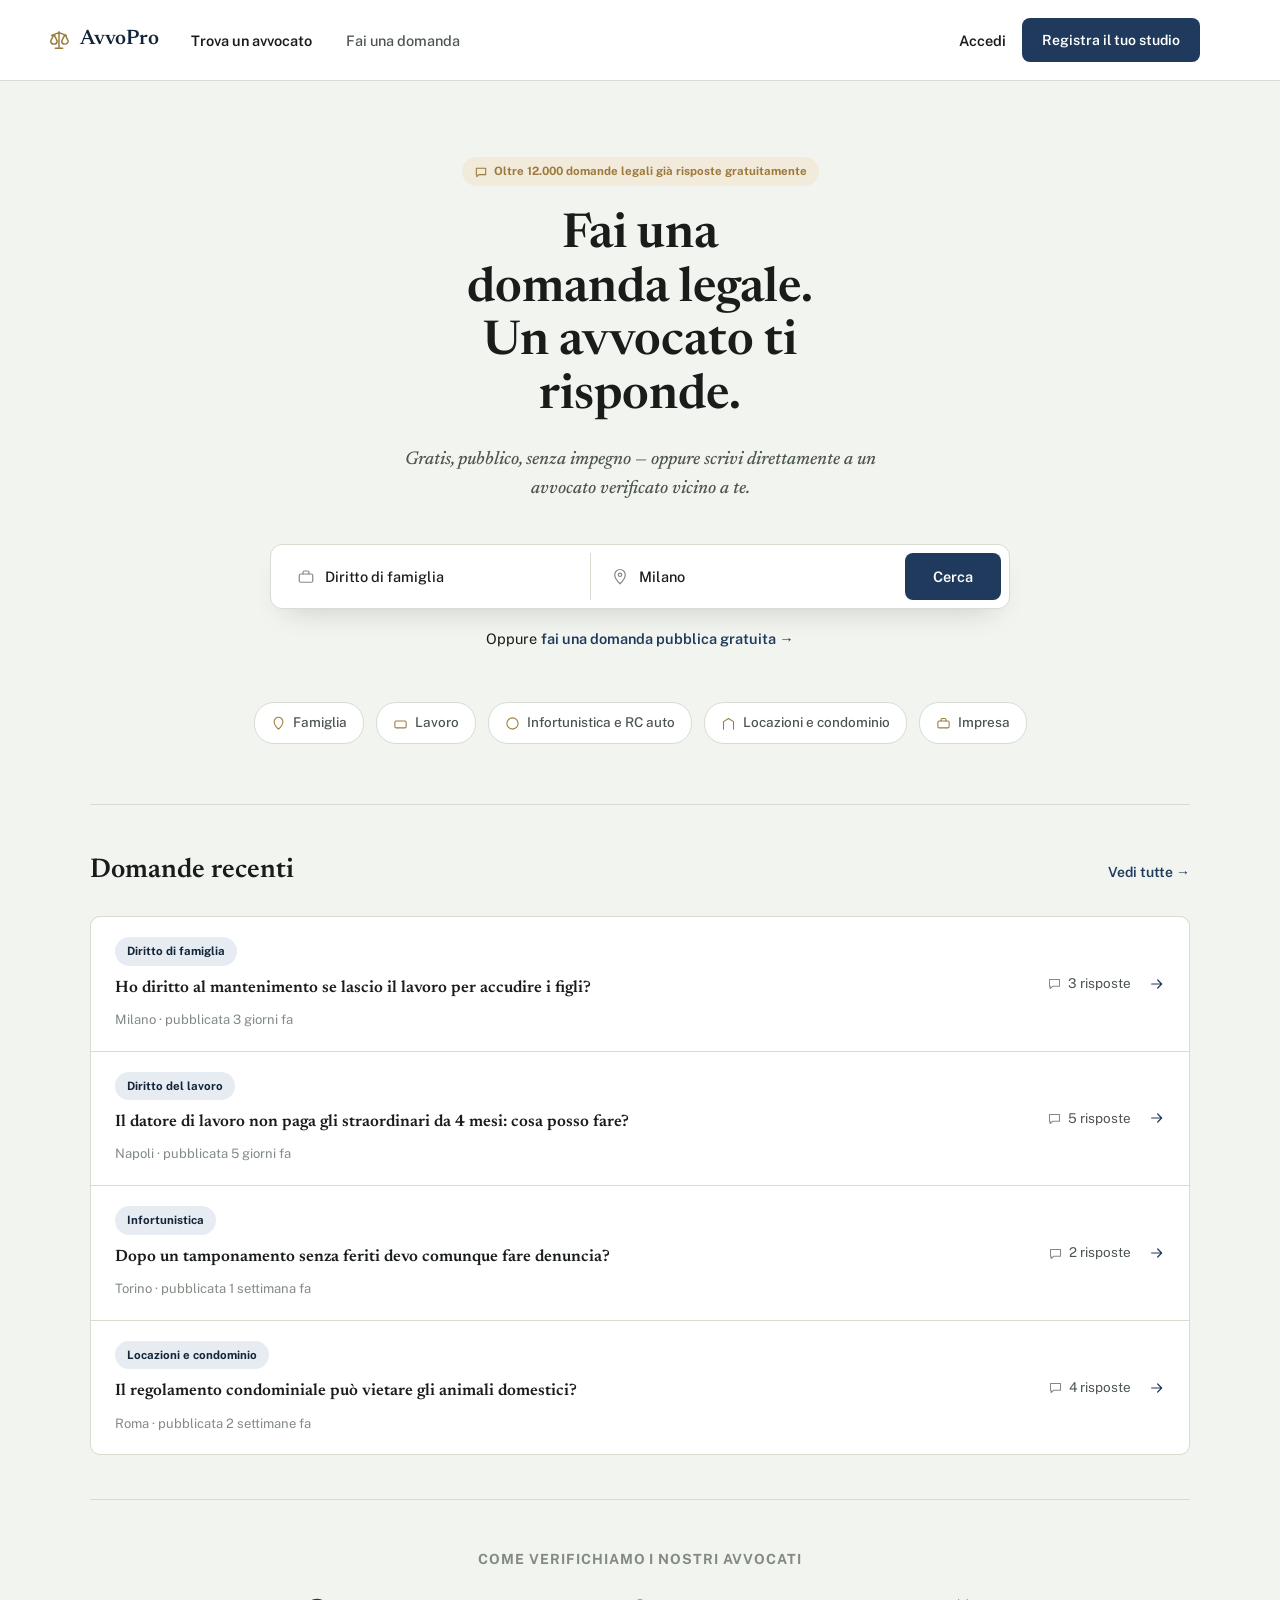
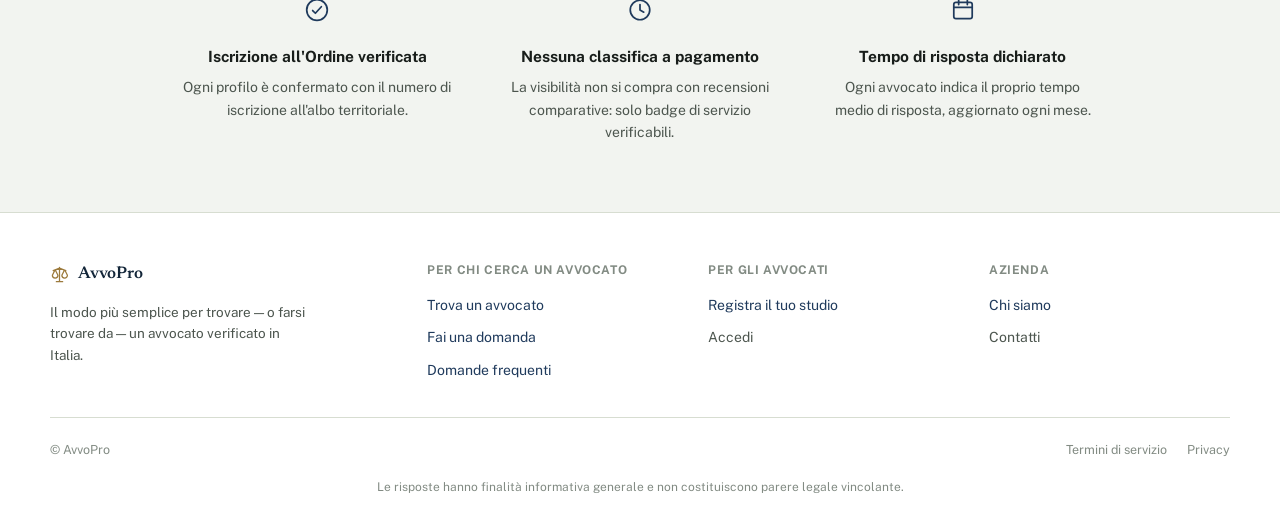
<file: index.html>
<!doctype html>
<html lang="it">
<head>
<meta charset="utf-8">
<meta name="viewport" content="width=device-width, initial-scale=1">
<title>AvvoPro — Fai una domanda legale, un avvocato ti risponde</title>
<meta name="description" content="Cerca un avvocato verificato per materia e città, fai una domanda pubblica gratuita o scrivi direttamente a un professionista.">
<link rel="preconnect" href="https://fonts.googleapis.com">
<link rel="stylesheet" href="https://fonts.googleapis.com/css2?family=Newsreader:ital,opsz,wght@0,6..72,400;0,6..72,500;0,6..72,600;0,6..72,700;1,6..72,500&family=Public+Sans:wght@400;500;600;700&family=IBM+Plex+Mono:wght@400;500;600&display=swap">
<link rel="stylesheet" href="styles.css">
</head>
<body>
<div class="page">

  <header class="site-header">
    <a href="index.html" class="brand">
      <svg width="22" height="22" viewBox="0 0 24 24" fill="none" stroke="#9c7a3c" stroke-width="1.6" stroke-linecap="round" stroke-linejoin="round"><path d="M12 3v18M6 7l-3 6a3.5 3.5 0 0 0 7 0L7 7M18 7l-3 6a3.5 3.5 0 0 0 7 0L19 7M6 7h1.5M17.5 7H19M8 21h8M4 7l8-3 8 3"></path></svg>
      <span style="font-family:'Newsreader';font-weight:600;font-size:21px;color:var(--toga-deep);">AvvoPro</span></a>
    <input type="checkbox" id="nav-toggle" class="nav-toggle-input">
    <label for="nav-toggle" class="menu-toggle" aria-label="Apri il menu">
      <svg class="icon-open" width="22" height="22" viewBox="0 0 24 24" fill="none" stroke="currentColor" stroke-width="2" stroke-linecap="round" stroke-linejoin="round"><path d="M4 7h16M4 12h16M4 17h16"></path></svg>
      <svg class="icon-close" width="22" height="22" viewBox="0 0 24 24" fill="none" stroke="currentColor" stroke-width="2" stroke-linecap="round" stroke-linejoin="round"><path d="M6 6l12 12M18 6L6 18"></path></svg>
    </label>
    <nav class="nav-panel">
      <div class="nav-links">
      <a href="risultati.html" class="current">Trova un avvocato</a>
      <a href="domanda.html">Fai una domanda</a>
    </div>
      <div class="nav-actions">
      <a href="#" style="font-size:14.5px;font-weight:600;color:var(--ink);">Accedi</a>
      <a href="registrati.html" class="btn-primary" style="padding:11px 20px;font-size:14px;">Registra il tuo studio</a>
    </div>
    </nav>
  </header>

  <main style="max-width:1180px;margin:0 auto;padding:0 40px;">

    <section style="padding:76px 0 52px;text-align:center;">
      <div class="badge" style="background:var(--seal-tint);color:var(--seal);margin-bottom:24px;">
        <svg width="14" height="14" viewBox="0 0 24 24" fill="none" stroke="currentColor" stroke-width="1.8" stroke-linecap="round" stroke-linejoin="round"><path d="M4 5.5h16v11H9l-4 3.5v-3.5H4z"></path></svg>
        Oltre 12.000 domande legali già risposte gratuitamente
      </div>
      <h1 style="font-size:48px;line-height:1.12;max-width:16ch;margin:0 auto 20px;">Fai una domanda legale.<br>Un avvocato ti risponde.</h1>
      <p style="font-size:18.5px;color:var(--ink-soft);max-width:48ch;margin:0 auto 40px;font-family:'Newsreader';font-style:italic;font-weight:500;">Gratis, pubblico, senza impegno — oppure scrivi direttamente a un avvocato verificato vicino a te.</p>

      <div style="display:flex;gap:2px;max-width:740px;margin:0 auto;background:#fff;border:1px solid var(--line);border-radius:12px;padding:8px;box-shadow:0 14px 30px -16px rgba(24,29,26,.22);">
        <div style="flex:1;display:flex;align-items:center;gap:10px;padding:12px 18px;border-right:1px solid var(--line);text-align:left;">
          <svg width="18" height="18" viewBox="0 0 24 24" fill="none" stroke="#828b83" stroke-width="1.6" stroke-linecap="round" stroke-linejoin="round"><rect x="3" y="8" width="18" height="11" rx="2"></rect><path d="M8 8V6a2 2 0 0 1 2-2h4a2 2 0 0 1 2 2v2"></path></svg>
          <span style="font-size:14.5px;font-weight:500;color:var(--ink);">Diritto di famiglia</span>
        </div>
        <div style="flex:1;display:flex;align-items:center;gap:10px;padding:12px 18px;text-align:left;">
          <svg width="18" height="18" viewBox="0 0 24 24" fill="none" stroke="#828b83" stroke-width="1.6" stroke-linecap="round" stroke-linejoin="round"><path d="M12 21s7-6.5 7-12a7 7 0 1 0-14 0c0 5.5 7 12 7 12z"></path><circle cx="12" cy="9" r="2.3"></circle></svg>
          <span style="font-size:14.5px;font-weight:500;color:var(--ink);">Milano</span>
        </div>
        <a href="risultati.html" style="background:var(--toga);color:#fff;border-radius:8px;padding:0 28px;font-weight:600;font-size:14.5px;display:flex;align-items:center;">Cerca</a>
      </div>
      <div style="margin-top:18px;font-size:14.5px;">Oppure <a href="domanda.html" style="font-weight:600;">fai una domanda pubblica gratuita →</a></div>
    </section>

    <section style="display:flex;gap:12px;justify-content:center;flex-wrap:wrap;padding-bottom:60px;">
      <div class="chip"><svg width="15" height="15" viewBox="0 0 24 24" fill="none" stroke="#9c7a3c" stroke-width="1.7" stroke-linecap="round" stroke-linejoin="round"><path d="M12 21s7-6.5 7-12a7 7 0 1 0-14 0c0 5.5 7 12 7 12z"></path></svg>Famiglia</div>
      <div class="chip"><svg width="15" height="15" viewBox="0 0 24 24" fill="none" stroke="#9c7a3c" stroke-width="1.7" stroke-linecap="round" stroke-linejoin="round"><rect x="3" y="8" width="18" height="11" rx="2"></rect></svg>Lavoro</div>
      <div class="chip"><svg width="15" height="15" viewBox="0 0 24 24" fill="none" stroke="#9c7a3c" stroke-width="1.7" stroke-linecap="round" stroke-linejoin="round"><circle cx="12" cy="12" r="9"></circle></svg>Infortunistica e RC auto</div>
      <div class="chip"><svg width="15" height="15" viewBox="0 0 24 24" fill="none" stroke="#9c7a3c" stroke-width="1.7" stroke-linecap="round" stroke-linejoin="round"><path d="M4 21V9l8-5 8 5v12"></path></svg>Locazioni e condominio</div>
      <div class="chip"><svg width="15" height="15" viewBox="0 0 24 24" fill="none" stroke="#9c7a3c" stroke-width="1.7" stroke-linecap="round" stroke-linejoin="round"><rect x="3" y="8" width="18" height="11" rx="2"></rect><path d="M8 8V6a2 2 0 0 1 2-2h4a2 2 0 0 1 2 2v2"></path></svg>Impresa</div>
    </section>

    <section style="padding:44px 0;border-top:1px solid var(--line);">
      <div style="display:flex;justify-content:space-between;align-items:baseline;margin-bottom:24px;">
        <h2 style="font-size:27px;">Domande recenti</h2>
        <a href="risultati.html" style="font-size:14px;font-weight:600;">Vedi tutte →</a>
      </div>
      <div style="display:flex;flex-direction:column;gap:1px;background:var(--line);border:1px solid var(--line);border-radius:10px;overflow:hidden;">

        <div style="background:var(--paper-raised);padding:20px 24px;display:flex;justify-content:space-between;align-items:center;gap:20px;">
          <div>
            <span class="badge" style="background:var(--toga-tint);color:var(--toga-deep);margin-bottom:9px;">Diritto di famiglia</span>
            <h4 style="font-size:16.5px;font-weight:600;margin-bottom:5px;">Ho diritto al mantenimento se lascio il lavoro per accudire i figli?</h4>
            <span style="font-size:13px;color:var(--ink-faint);">Milano · pubblicata 3 giorni fa</span>
          </div>
          <div style="display:flex;align-items:center;gap:18px;flex:none;">
            <span style="font-size:13.5px;color:var(--ink-soft);display:flex;align-items:center;gap:6px;"><svg width="15" height="15" viewBox="0 0 24 24" fill="none" stroke="#828b83" stroke-width="1.7" stroke-linecap="round" stroke-linejoin="round"><path d="M4 5.5h16v11H9l-4 3.5v-3.5H4z"></path></svg>3 risposte</span>
            <svg width="16" height="16" viewBox="0 0 24 24" fill="none" stroke="#1f3a5c" stroke-width="1.8" stroke-linecap="round" stroke-linejoin="round"><path d="M4 12h15M13 6l6 6-6 6"></path></svg>
          </div>
        </div>

        <div style="background:var(--paper-raised);padding:20px 24px;display:flex;justify-content:space-between;align-items:center;gap:20px;">
          <div>
            <span class="badge" style="background:var(--toga-tint);color:var(--toga-deep);margin-bottom:9px;">Diritto del lavoro</span>
            <h4 style="font-size:16.5px;font-weight:600;margin-bottom:5px;">Il datore di lavoro non paga gli straordinari da 4 mesi: cosa posso fare?</h4>
            <span style="font-size:13px;color:var(--ink-faint);">Napoli · pubblicata 5 giorni fa</span>
          </div>
          <div style="display:flex;align-items:center;gap:18px;flex:none;">
            <span style="font-size:13.5px;color:var(--ink-soft);display:flex;align-items:center;gap:6px;"><svg width="15" height="15" viewBox="0 0 24 24" fill="none" stroke="#828b83" stroke-width="1.7" stroke-linecap="round" stroke-linejoin="round"><path d="M4 5.5h16v11H9l-4 3.5v-3.5H4z"></path></svg>5 risposte</span>
            <svg width="16" height="16" viewBox="0 0 24 24" fill="none" stroke="#1f3a5c" stroke-width="1.8" stroke-linecap="round" stroke-linejoin="round"><path d="M4 12h15M13 6l6 6-6 6"></path></svg>
          </div>
        </div>

        <div style="background:var(--paper-raised);padding:20px 24px;display:flex;justify-content:space-between;align-items:center;gap:20px;">
          <div>
            <span class="badge" style="background:var(--toga-tint);color:var(--toga-deep);margin-bottom:9px;">Infortunistica</span>
            <h4 style="font-size:16.5px;font-weight:600;margin-bottom:5px;">Dopo un tamponamento senza feriti devo comunque fare denuncia?</h4>
            <span style="font-size:13px;color:var(--ink-faint);">Torino · pubblicata 1 settimana fa</span>
          </div>
          <div style="display:flex;align-items:center;gap:18px;flex:none;">
            <span style="font-size:13.5px;color:var(--ink-soft);display:flex;align-items:center;gap:6px;"><svg width="15" height="15" viewBox="0 0 24 24" fill="none" stroke="#828b83" stroke-width="1.7" stroke-linecap="round" stroke-linejoin="round"><path d="M4 5.5h16v11H9l-4 3.5v-3.5H4z"></path></svg>2 risposte</span>
            <svg width="16" height="16" viewBox="0 0 24 24" fill="none" stroke="#1f3a5c" stroke-width="1.8" stroke-linecap="round" stroke-linejoin="round"><path d="M4 12h15M13 6l6 6-6 6"></path></svg>
          </div>
        </div>

        <div style="background:var(--paper-raised);padding:20px 24px;display:flex;justify-content:space-between;align-items:center;gap:20px;">
          <div>
            <span class="badge" style="background:var(--toga-tint);color:var(--toga-deep);margin-bottom:9px;">Locazioni e condominio</span>
            <h4 style="font-size:16.5px;font-weight:600;margin-bottom:5px;">Il regolamento condominiale può vietare gli animali domestici?</h4>
            <span style="font-size:13px;color:var(--ink-faint);">Roma · pubblicata 2 settimane fa</span>
          </div>
          <div style="display:flex;align-items:center;gap:18px;flex:none;">
            <span style="font-size:13.5px;color:var(--ink-soft);display:flex;align-items:center;gap:6px;"><svg width="15" height="15" viewBox="0 0 24 24" fill="none" stroke="#828b83" stroke-width="1.7" stroke-linecap="round" stroke-linejoin="round"><path d="M4 5.5h16v11H9l-4 3.5v-3.5H4z"></path></svg>4 risposte</span>
            <svg width="16" height="16" viewBox="0 0 24 24" fill="none" stroke="#1f3a5c" stroke-width="1.8" stroke-linecap="round" stroke-linejoin="round"><path d="M4 12h15M13 6l6 6-6 6"></path></svg>
          </div>
        </div>

      </div>
    </section>

    <section style="padding:48px 0 68px;border-top:1px solid var(--line);">
      <h3 style="font-size:14px;text-transform:uppercase;letter-spacing:.07em;color:var(--ink-faint);margin-bottom:26px;text-align:center;font-family:'Public Sans';font-weight:700;">Come verifichiamo i nostri avvocati</h3>
      <div style="display:grid;grid-template-columns:repeat(3,1fr);gap:28px;max-width:940px;margin:0 auto;">
        <div style="text-align:center;padding:0 12px;">
          <svg width="26" height="26" viewBox="0 0 24 24" fill="none" stroke="#1f3a5c" stroke-width="1.6" stroke-linecap="round" stroke-linejoin="round" style="margin-bottom:14px;"><path d="M8 12.5l2.5 2.5L16 9"></path><circle cx="12" cy="12" r="9.5"></circle></svg>
          <h4 style="font-size:15.5px;font-family:'Public Sans';font-weight:700;margin-bottom:8px;">Iscrizione all'Ordine verificata</h4>
          <p style="font-size:14px;color:var(--ink-soft);">Ogni profilo è confermato con il numero di iscrizione all'albo territoriale.</p>
        </div>
        <div style="text-align:center;padding:0 12px;">
          <svg width="26" height="26" viewBox="0 0 24 24" fill="none" stroke="#1f3a5c" stroke-width="1.6" stroke-linecap="round" stroke-linejoin="round" style="margin-bottom:14px;"><circle cx="12" cy="12" r="9"></circle><path d="M12 7v5l3.5 2"></path></svg>
          <h4 style="font-size:15.5px;font-family:'Public Sans';font-weight:700;margin-bottom:8px;">Nessuna classifica a pagamento</h4>
          <p style="font-size:14px;color:var(--ink-soft);">La visibilità non si compra con recensioni comparative: solo badge di servizio verificabili.</p>
        </div>
        <div style="text-align:center;padding:0 12px;">
          <svg width="26" height="26" viewBox="0 0 24 24" fill="none" stroke="#1f3a5c" stroke-width="1.6" stroke-linecap="round" stroke-linejoin="round" style="margin-bottom:14px;"><rect x="3.5" y="5" width="17" height="15" rx="2"></rect><path d="M3.5 9.5h17M8 3v4M16 3v4"></path></svg>
          <h4 style="font-size:15.5px;font-family:'Public Sans';font-weight:700;margin-bottom:8px;">Tempo di risposta dichiarato</h4>
          <p style="font-size:14px;color:var(--ink-soft);">Ogni avvocato indica il proprio tempo medio di risposta, aggiornato ogni mese.</p>
        </div>
      </div>
    </section>

  </main>

  <footer class="site-footer">
    <div class="footer-inner">
      <div class="footer-grid">
        <div>
          <div style="display:flex;align-items:center;gap:9px;margin-bottom:14px;">
            <svg width="19" height="19" viewBox="0 0 24 24" fill="none" stroke="#9c7a3c" stroke-width="1.6" stroke-linecap="round" stroke-linejoin="round"><path d="M12 3v18M6 7l-3 6a3.5 3.5 0 0 0 7 0L7 7M18 7l-3 6a3.5 3.5 0 0 0 7 0L19 7M6 7h1.5M17.5 7H19M8 21h8M4 7l8-3 8 3"></path></svg>
            <span style="font-family:'Newsreader';font-weight:600;font-size:17px;color:var(--toga-deep);">AvvoPro</span>
          </div>
          <p style="font-size:13.5px;color:var(--ink-soft);max-width:32ch;">Il modo più semplice per trovare — o farsi trovare da — un avvocato verificato in Italia.</p>
        </div>
        <div>
          <p style="font-size:12px;text-transform:uppercase;letter-spacing:.05em;color:var(--ink-faint);font-weight:700;margin-bottom:14px;">Per chi cerca un avvocato</p>
          <div class="footer-links">
            <a href="risultati.html">Trova un avvocato</a>
            <a href="domanda.html">Fai una domanda</a>
            <a href="faq.html">Domande frequenti</a>
          </div>
        </div>
        <div>
          <p style="font-size:12px;text-transform:uppercase;letter-spacing:.05em;color:var(--ink-faint);font-weight:700;margin-bottom:14px;">Per gli avvocati</p>
          <div class="footer-links">
            <a href="registrati.html">Registra il tuo studio</a>
            <a href="#" style="color:var(--ink-soft);">Accedi</a>
          </div>
        </div>
        <div>
          <p style="font-size:12px;text-transform:uppercase;letter-spacing:.05em;color:var(--ink-faint);font-weight:700;margin-bottom:14px;">Azienda</p>
          <div class="footer-links">
            <a href="chi-siamo.html">Chi siamo</a>
            <a href="#" style="color:var(--ink-soft);">Contatti</a>
          </div>
        </div>
      </div>
      <div class="footer-bottom">
        <span style="font-size:12.5px;color:var(--ink-faint);">© AvvoPro</span>
        <div class="footer-legal">
          <a href="#" style="color:var(--ink-faint);">Termini di servizio</a>
          <a href="#" style="color:var(--ink-faint);">Privacy</a>
        </div>
      </div>
      <p class="footer-disclaimer">Le risposte hanno finalità informativa generale e non costituiscono parere legale vincolante.</p>
    </div>
  </footer>

</div>

</body>
</html>
</file>
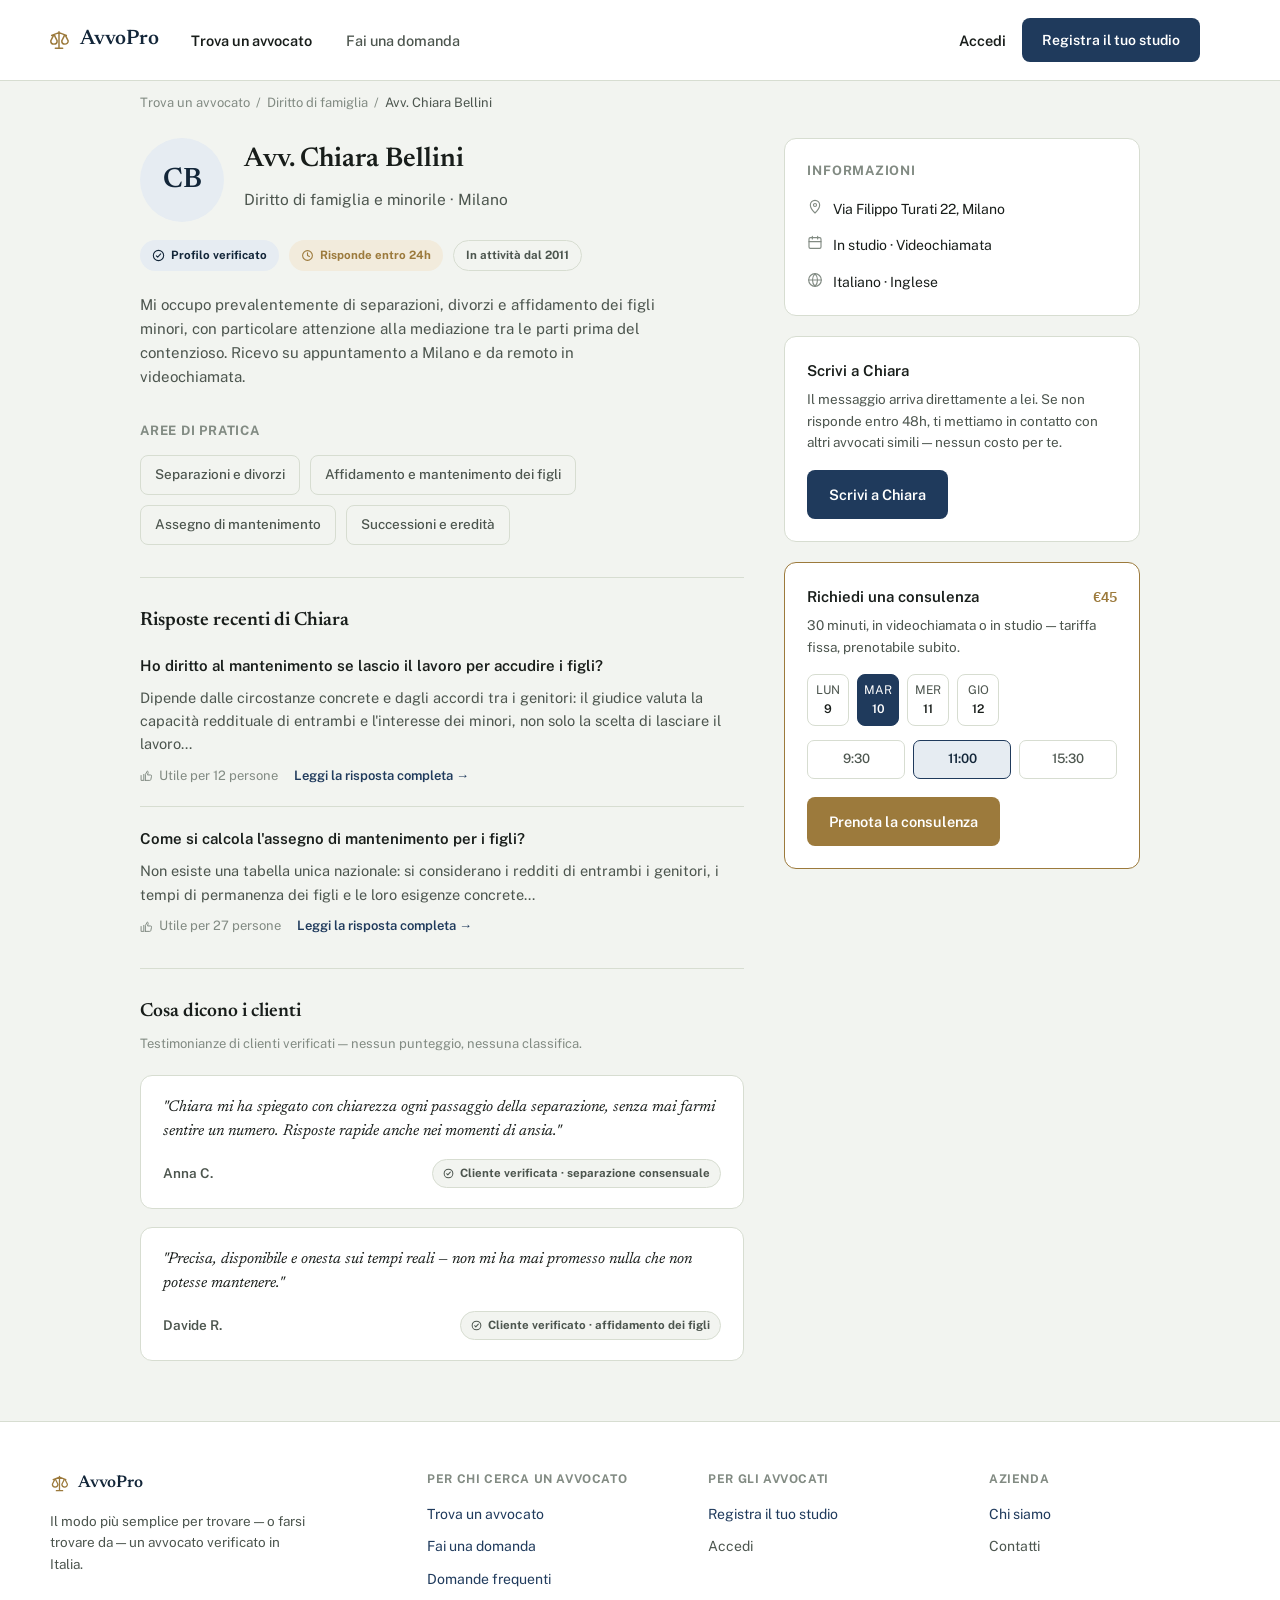
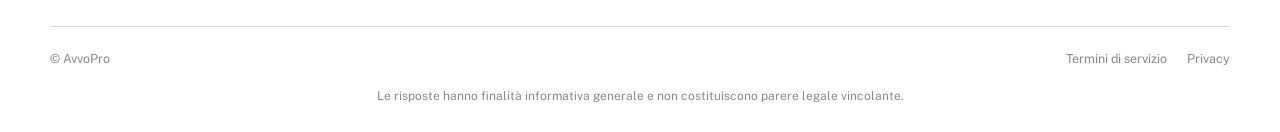
<file: avvocato.html>
<!doctype html>
<html lang="it">
<head>
<meta charset="utf-8">
<meta name="viewport" content="width=device-width, initial-scale=1">
<title>Avv. Chiara Bellini — Diritto di famiglia, Milano — AvvoPro</title>
<meta name="description" content="Profilo verificato di Chiara Bellini, avvocata di diritto di famiglia a Milano.">
<link rel="preconnect" href="https://fonts.googleapis.com">
<link rel="stylesheet" href="https://fonts.googleapis.com/css2?family=Newsreader:ital,opsz,wght@0,6..72,400;0,6..72,500;0,6..72,600;0,6..72,700;1,6..72,500&family=Public+Sans:wght@400;500;600;700&family=IBM+Plex+Mono:wght@400;500;600&display=swap">
<link rel="stylesheet" href="styles.css">
</head>
<body>
<div class="page">

  <header class="site-header">
    <a href="index.html" class="brand">
      <svg width="22" height="22" viewBox="0 0 24 24" fill="none" stroke="#9c7a3c" stroke-width="1.6" stroke-linecap="round" stroke-linejoin="round"><path d="M12 3v18M6 7l-3 6a3.5 3.5 0 0 0 7 0L7 7M18 7l-3 6a3.5 3.5 0 0 0 7 0L19 7M6 7h1.5M17.5 7H19M8 21h8M4 7l8-3 8 3"></path></svg>
      <span style="font-family:'Newsreader';font-weight:600;font-size:21px;color:var(--toga-deep);">AvvoPro</span></a>
    <input type="checkbox" id="nav-toggle" class="nav-toggle-input">
    <label for="nav-toggle" class="menu-toggle" aria-label="Apri il menu">
      <svg class="icon-open" width="22" height="22" viewBox="0 0 24 24" fill="none" stroke="currentColor" stroke-width="2" stroke-linecap="round" stroke-linejoin="round"><path d="M4 7h16M4 12h16M4 17h16"></path></svg>
      <svg class="icon-close" width="22" height="22" viewBox="0 0 24 24" fill="none" stroke="currentColor" stroke-width="2" stroke-linecap="round" stroke-linejoin="round"><path d="M6 6l12 12M18 6L6 18"></path></svg>
    </label>
    <nav class="nav-panel">
      <div class="nav-links">
      <a href="risultati.html" class="current">Trova un avvocato</a>
      <a href="domanda.html">Fai una domanda</a>
    </div>
      <div class="nav-actions">
      <a href="#" style="font-size:14.5px;font-weight:600;color:var(--ink);">Accedi</a>
      <a href="registrati.html" class="btn-primary" style="padding:11px 20px;font-size:14px;">Registra il tuo studio</a>
    </div>
    </nav>
  </header>

  <div style="max-width:1080px;margin:0 auto;padding:12px 40px 16px;font-size:13px;color:var(--ink-faint);">
    <a href="#" style="color:var(--ink-faint);">Trova un avvocato</a> &nbsp;/&nbsp; <a href="#" style="color:var(--ink-faint);">Diritto di famiglia</a> &nbsp;/&nbsp; <span style="color:var(--ink-soft);">Avv. Chiara Bellini</span>
  </div>

  <main style="max-width:1080px;margin:0 auto;padding:8px 40px 60px;display:grid;grid-template-columns:1.7fr 1fr;gap:40px;">

    <div style="display:flex;flex-direction:column;gap:32px;">

      <div>
        <div style="display:flex;gap:20px;align-items:flex-start;margin-bottom:18px;">
          <div style="width:84px;height:84px;border-radius:50%;background:var(--toga-tint);color:var(--toga-deep);display:flex;align-items:center;justify-content:center;font-family:'Newsreader';font-weight:600;font-size:28px;flex:none;">CB</div>
          <div>
            <h1 style="font-size:27px;margin-bottom:6px;">Avv. Chiara Bellini</h1>
            <p style="font-size:15.5px;color:var(--ink-soft);">Diritto di famiglia e minorile · Milano</p>
          </div>
        </div>
        <div style="display:flex;gap:10px;flex-wrap:wrap;margin-bottom:22px;">
          <span class="badge" style="background:var(--toga-tint);color:var(--toga-deep);"><svg width="13" height="13" viewBox="0 0 24 24" fill="none" stroke="currentColor" stroke-width="2" stroke-linecap="round" stroke-linejoin="round"><path d="M8 12.5l2.5 2.5L16 9"></path><circle cx="12" cy="12" r="9.5"></circle></svg>Profilo verificato</span>
          <span class="badge" style="background:var(--seal-tint);color:var(--seal);"><svg width="13" height="13" viewBox="0 0 24 24" fill="none" stroke="currentColor" stroke-width="2" stroke-linecap="round" stroke-linejoin="round"><circle cx="12" cy="12" r="9"></circle><path d="M12 7v5l3.5 2"></path></svg>Risponde entro 24h</span>
          <span class="badge" style="background:var(--paper);color:var(--ink-soft);border:1px solid var(--line);">In attività dal 2011</span>
        </div>
        <p style="font-size:15px;color:var(--ink-soft);max-width:60ch;">Mi occupo prevalentemente di separazioni, divorzi e affidamento dei figli minori, con particolare attenzione alla mediazione tra le parti prima del contenzioso. Ricevo su appuntamento a Milano e da remoto in videochiamata.</p>
      </div>

      <div>
        <h3 style="font-size:13px;text-transform:uppercase;letter-spacing:.06em;color:var(--ink-faint);margin-bottom:14px;font-family:'Public Sans';font-weight:700;">Aree di pratica</h3>
        <div style="display:flex;gap:10px;flex-wrap:wrap;">
          <span class="tag">Separazioni e divorzi</span>
          <span class="tag">Affidamento e mantenimento dei figli</span>
          <span class="tag">Assegno di mantenimento</span>
          <span class="tag">Successioni e eredità</span>
        </div>
      </div>

      <div style="border-top:1px solid var(--line);padding-top:28px;">
        <h3 style="font-size:19px;margin-bottom:18px;">Risposte recenti di Chiara</h3>

        <div style="padding-bottom:20px;margin-bottom:20px;border-bottom:1px solid var(--line);">
          <p style="font-size:15px;font-weight:600;margin-bottom:8px;">Ho diritto al mantenimento se lascio il lavoro per accudire i figli?</p>
          <p style="font-size:14.5px;color:var(--ink-soft);margin-bottom:10px;">Dipende dalle circostanze concrete e dagli accordi tra i genitori: il giudice valuta la capacità reddituale di entrambi e l'interesse dei minori, non solo la scelta di lasciare il lavoro...</p>
          <div style="display:flex;align-items:center;gap:16px;font-size:13px;color:var(--ink-faint);">
            <span style="display:flex;align-items:center;gap:6px;"><svg width="13" height="13" viewBox="0 0 24 24" fill="none" stroke="currentColor" stroke-width="1.8" stroke-linecap="round" stroke-linejoin="round"><path d="M7 21V10M2 12v9h4M10 21h8a2 2 0 0 0 2-1.6l1.3-6A2 2 0 0 0 19.3 11H14l1-4.5A1.7 1.7 0 0 0 13.3 4L10 10v11z"></path></svg>Utile per 12 persone</span>
            <a href="#" style="font-weight:600;">Leggi la risposta completa →</a>
          </div>
        </div>

        <div>
          <p style="font-size:15px;font-weight:600;margin-bottom:8px;">Come si calcola l'assegno di mantenimento per i figli?</p>
          <p style="font-size:14.5px;color:var(--ink-soft);margin-bottom:10px;">Non esiste una tabella unica nazionale: si considerano i redditi di entrambi i genitori, i tempi di permanenza dei figli e le loro esigenze concrete...</p>
          <div style="display:flex;align-items:center;gap:16px;font-size:13px;color:var(--ink-faint);">
            <span style="display:flex;align-items:center;gap:6px;"><svg width="13" height="13" viewBox="0 0 24 24" fill="none" stroke="currentColor" stroke-width="1.8" stroke-linecap="round" stroke-linejoin="round"><path d="M7 21V10M2 12v9h4M10 21h8a2 2 0 0 0 2-1.6l1.3-6A2 2 0 0 0 19.3 11H14l1-4.5A1.7 1.7 0 0 0 13.3 4L10 10v11z"></path></svg>Utile per 27 persone</span>
            <a href="#" style="font-weight:600;">Leggi la risposta completa →</a>
          </div>
        </div>
      </div>

      <div style="border-top:1px solid var(--line);padding-top:28px;">
        <h3 style="font-size:19px;margin-bottom:6px;">Cosa dicono i clienti</h3>
        <p style="font-size:13px;color:var(--ink-faint);margin-bottom:20px;">Testimonianze di clienti verificati — nessun punteggio, nessuna classifica.</p>

        <div style="display:flex;flex-direction:column;gap:18px;">
          <div class="card" style="padding:20px 22px;">
            <p style="font-family:'Newsreader';font-style:italic;font-size:15.5px;color:var(--ink);margin-bottom:14px;">"Chiara mi ha spiegato con chiarezza ogni passaggio della separazione, senza mai farmi sentire un numero. Risposte rapide anche nei momenti di ansia."</p>
            <div style="display:flex;align-items:center;justify-content:space-between;">
              <span style="font-size:13.5px;font-weight:600;color:var(--ink-soft);">Anna C.</span>
              <span class="badge" style="background:var(--paper);color:var(--ink-soft);border:1px solid var(--line);padding:4px 10px;font-size:11.5px;"><svg width="11" height="11" viewBox="0 0 24 24" fill="none" stroke="currentColor" stroke-width="2.2" stroke-linecap="round" stroke-linejoin="round"><path d="M8 12.5l2.5 2.5L16 9"></path><circle cx="12" cy="12" r="9.5"></circle></svg>Cliente verificata · separazione consensuale</span>
            </div>
          </div>
          <div class="card" style="padding:20px 22px;">
            <p style="font-family:'Newsreader';font-style:italic;font-size:15.5px;color:var(--ink);margin-bottom:14px;">"Precisa, disponibile e onesta sui tempi reali — non mi ha mai promesso nulla che non potesse mantenere."</p>
            <div style="display:flex;align-items:center;justify-content:space-between;">
              <span style="font-size:13.5px;font-weight:600;color:var(--ink-soft);">Davide R.</span>
              <span class="badge" style="background:var(--paper);color:var(--ink-soft);border:1px solid var(--line);padding:4px 10px;font-size:11.5px;"><svg width="11" height="11" viewBox="0 0 24 24" fill="none" stroke="currentColor" stroke-width="2.2" stroke-linecap="round" stroke-linejoin="round"><path d="M8 12.5l2.5 2.5L16 9"></path><circle cx="12" cy="12" r="9.5"></circle></svg>Cliente verificato · affidamento dei figli</span>
            </div>
          </div>
        </div>
      </div>

    </div>

    <div style="display:flex;flex-direction:column;gap:20px;">

      <div class="card" style="padding:22px;">
        <h4 style="font-size:13px;text-transform:uppercase;letter-spacing:.06em;color:var(--ink-faint);margin-bottom:16px;font-family:'Public Sans';font-weight:700;">Informazioni</h4>
        <div style="display:flex;flex-direction:column;gap:14px;font-size:14px;">
          <div style="display:flex;gap:10px;"><svg width="16" height="16" viewBox="0 0 24 24" fill="none" stroke="#828b83" stroke-width="1.7" stroke-linecap="round" stroke-linejoin="round" style="flex:none;margin-top:1px;"><path d="M12 21s7-6.5 7-12a7 7 0 1 0-14 0c0 5.5 7 12 7 12z"></path><circle cx="12" cy="9" r="2.3"></circle></svg><span>Via Filippo Turati 22, Milano</span></div>
          <div style="display:flex;gap:10px;"><svg width="16" height="16" viewBox="0 0 24 24" fill="none" stroke="#828b83" stroke-width="1.7" stroke-linecap="round" stroke-linejoin="round" style="flex:none;margin-top:1px;"><rect x="3" y="4" width="18" height="16" rx="2"></rect><path d="M8 2v4M16 2v4M3 10h18"></path></svg><span>In studio · Videochiamata</span></div>
          <div style="display:flex;gap:10px;"><svg width="16" height="16" viewBox="0 0 24 24" fill="none" stroke="#828b83" stroke-width="1.7" stroke-linecap="round" stroke-linejoin="round" style="flex:none;margin-top:1px;"><circle cx="12" cy="12" r="9.5"></circle><path d="M2.5 12h19M12 2.5c2.5 2.7 3.8 6 3.8 9.5s-1.3 6.8-3.8 9.5c-2.5-2.7-3.8-6-3.8-9.5S9.5 5.2 12 2.5z"></path></svg><span>Italiano · Inglese</span></div>
        </div>
      </div>

      <div class="card" style="padding:22px;">
        <p style="font-size:15px;font-weight:600;margin-bottom:6px;">Scrivi a Chiara</p>
        <p style="font-size:13.5px;color:var(--ink-soft);margin-bottom:16px;">Il messaggio arriva direttamente a lei. Se non risponde entro 48h, ti mettiamo in contatto con altri avvocati simili — nessun costo per te.</p>
        <a href="scrivi.html" class="btn-primary">Scrivi a Chiara</a>
      </div>

      <div class="card" style="padding:22px;border-color:var(--seal);">
        <div style="display:flex;justify-content:space-between;align-items:baseline;margin-bottom:6px;">
          <p style="font-size:15px;font-weight:600;">Richiedi una consulenza</p>
          <span class="mono" style="font-size:14px;font-weight:600;color:var(--seal);">€45</span>
        </div>
        <p style="font-size:13.5px;color:var(--ink-soft);margin-bottom:16px;">30 minuti, in videochiamata o in studio — tariffa fissa, prenotabile subito.</p>
        <div style="display:flex;gap:8px;margin-bottom:14px;">
          <div class="btn-day"><span>LUN</span><span style="font-weight:600;color:var(--ink);">9</span></div>
          <div class="btn-day active"><span>MAR</span><span style="font-weight:600;">10</span></div>
          <div class="btn-day"><span>MER</span><span style="font-weight:600;color:var(--ink);">11</span></div>
          <div class="btn-day"><span>GIO</span><span style="font-weight:600;color:var(--ink);">12</span></div>
        </div>
        <div style="display:grid;grid-template-columns:repeat(3,1fr);gap:8px;margin-bottom:18px;">
          <div class="slot">9:30</div>
          <div class="slot active">11:00</div>
          <div class="slot">15:30</div>
        </div>
        <div class="btn-primary" style="background:var(--seal);">Prenota la consulenza</div>
      </div>

    </div>

  </main>

  <footer class="site-footer">
    <div class="footer-inner">
      <div class="footer-grid">
        <div>
          <div style="display:flex;align-items:center;gap:9px;margin-bottom:14px;">
            <svg width="19" height="19" viewBox="0 0 24 24" fill="none" stroke="#9c7a3c" stroke-width="1.6" stroke-linecap="round" stroke-linejoin="round"><path d="M12 3v18M6 7l-3 6a3.5 3.5 0 0 0 7 0L7 7M18 7l-3 6a3.5 3.5 0 0 0 7 0L19 7M6 7h1.5M17.5 7H19M8 21h8M4 7l8-3 8 3"></path></svg>
            <span style="font-family:'Newsreader';font-weight:600;font-size:17px;color:var(--toga-deep);">AvvoPro</span>
          </div>
          <p style="font-size:13.5px;color:var(--ink-soft);max-width:32ch;">Il modo più semplice per trovare — o farsi trovare da — un avvocato verificato in Italia.</p>
        </div>
        <div>
          <p style="font-size:12px;text-transform:uppercase;letter-spacing:.05em;color:var(--ink-faint);font-weight:700;margin-bottom:14px;">Per chi cerca un avvocato</p>
          <div class="footer-links">
            <a href="risultati.html">Trova un avvocato</a>
            <a href="domanda.html">Fai una domanda</a>
            <a href="faq.html">Domande frequenti</a>
          </div>
        </div>
        <div>
          <p style="font-size:12px;text-transform:uppercase;letter-spacing:.05em;color:var(--ink-faint);font-weight:700;margin-bottom:14px;">Per gli avvocati</p>
          <div class="footer-links">
            <a href="registrati.html">Registra il tuo studio</a>
            <a href="#" style="color:var(--ink-soft);">Accedi</a>
          </div>
        </div>
        <div>
          <p style="font-size:12px;text-transform:uppercase;letter-spacing:.05em;color:var(--ink-faint);font-weight:700;margin-bottom:14px;">Azienda</p>
          <div class="footer-links">
            <a href="chi-siamo.html">Chi siamo</a>
            <a href="#" style="color:var(--ink-soft);">Contatti</a>
          </div>
        </div>
      </div>
      <div class="footer-bottom">
        <span style="font-size:12.5px;color:var(--ink-faint);">© AvvoPro</span>
        <div class="footer-legal">
          <a href="#" style="color:var(--ink-faint);">Termini di servizio</a>
          <a href="#" style="color:var(--ink-faint);">Privacy</a>
        </div>
      </div>
      <p class="footer-disclaimer">Le risposte hanno finalità informativa generale e non costituiscono parere legale vincolante.</p>
    </div>
  </footer>

</div>

</body>
</html>
</file>
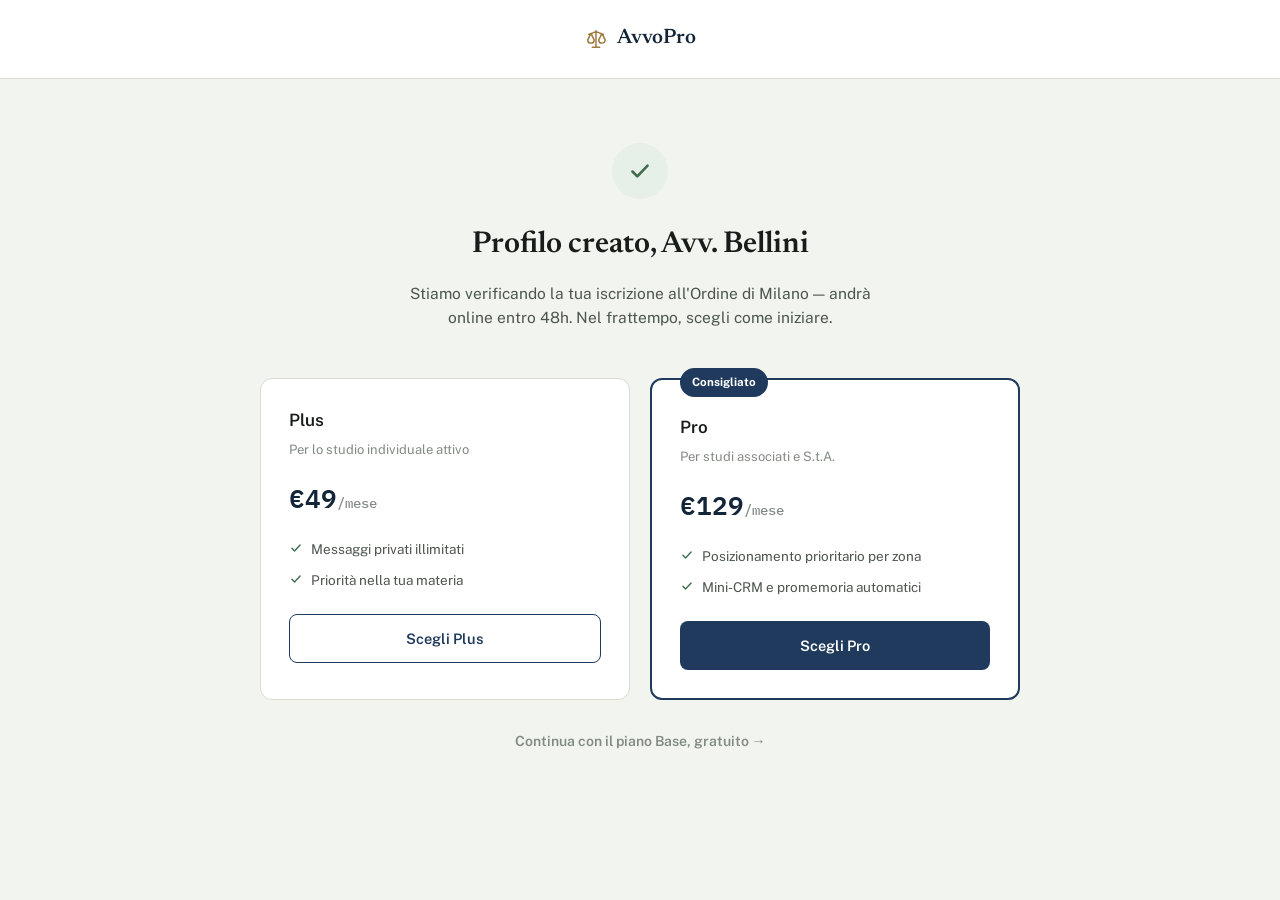
<file: benvenuto.html>
<!doctype html>
<html lang="it">
<head>
<meta charset="utf-8">
<meta name="viewport" content="width=device-width, initial-scale=1">
<title>Benvenuto su AvvoPro</title>
<meta name="description" content="Il tuo profilo è stato creato — scegli come iniziare.">
<link rel="preconnect" href="https://fonts.googleapis.com">
<link rel="stylesheet" href="https://fonts.googleapis.com/css2?family=Newsreader:ital,opsz,wght@0,6..72,400;0,6..72,500;0,6..72,600;0,6..72,700;1,6..72,500&family=Public+Sans:wght@400;500;600;700&family=IBM+Plex+Mono:wght@400;500;600&display=swap">
<link rel="stylesheet" href="styles.css">
</head>
<body>
<div class="page">

  <header style="display:flex;align-items:center;justify-content:center;padding:22px 48px;border-bottom:1px solid var(--line);background:var(--paper-raised);">
    <a href="index.html" class="brand">
      <svg width="22" height="22" viewBox="0 0 24 24" fill="none" stroke="#9c7a3c" stroke-width="1.6" stroke-linecap="round" stroke-linejoin="round"><path d="M12 3v18M6 7l-3 6a3.5 3.5 0 0 0 7 0L7 7M18 7l-3 6a3.5 3.5 0 0 0 7 0L19 7M6 7h1.5M17.5 7H19M8 21h8M4 7l8-3 8 3"></path></svg>
      <span style="font-family:'Newsreader';font-weight:600;font-size:21px;color:var(--toga-deep);">AvvoPro</span></a>
  </header>

  <main style="max-width:900px;margin:0 auto;padding:64px 40px 72px;text-align:center;">

    <div style="width:56px;height:56px;border-radius:50%;background:var(--good-tint);display:flex;align-items:center;justify-content:center;margin:0 auto 22px;">
      <svg width="26" height="26" viewBox="0 0 24 24" fill="none" stroke="#3f6b4f" stroke-width="2.4" stroke-linecap="round" stroke-linejoin="round"><path d="M5 12.5l4.5 4.5L19 7"></path></svg>
    </div>
    <h1 style="font-size:30px;margin-bottom:12px;">Profilo creato, Avv. Bellini</h1>
    <p style="font-size:15.5px;color:var(--ink-soft);max-width:52ch;margin:0 auto 48px;">Stiamo verificando la tua iscrizione all'Ordine di Milano — andrà online entro 48h. Nel frattempo, scegli come iniziare.</p>

    <div style="display:grid;grid-template-columns:1fr 1fr;gap:20px;max-width:760px;margin:0 auto 28px;">

      <div class="card" style="padding:28px;text-align:left;">
        <p style="font-size:17px;font-weight:600;margin-bottom:6px;">Plus</p>
        <p style="font-size:13px;color:var(--ink-faint);margin-bottom:16px;">Per lo studio individuale attivo</p>
        <p class="mono" style="font-size:26px;font-weight:600;color:var(--toga-deep);margin-bottom:20px;">€49<span style="font-size:13.5px;font-weight:500;color:var(--ink-faint);">/mese</span></p>
        <div style="display:flex;flex-direction:column;gap:10px;font-size:13.5px;color:var(--ink-soft);margin-bottom:22px;">
          <div style="display:flex;gap:8px;"><svg class="check" width="14" height="14" viewBox="0 0 24 24" fill="none" stroke="#3f6b4f" stroke-width="2.4" stroke-linecap="round" stroke-linejoin="round"><path d="M5 12.5l4.5 4.5L19 7"></path></svg>Messaggi privati illimitati</div>
          <div style="display:flex;gap:8px;"><svg class="check" width="14" height="14" viewBox="0 0 24 24" fill="none" stroke="#3f6b4f" stroke-width="2.4" stroke-linecap="round" stroke-linejoin="round"><path d="M5 12.5l4.5 4.5L19 7"></path></svg>Priorità nella tua materia</div>
        </div>
        <a href="app/abbonamento.html" class="btn-outline" style="width:100%;">Scegli Plus</a>
      </div>

      <div class="card" style="padding:28px;text-align:left;border-color:var(--toga);border-width:2px;position:relative;">
        <span class="badge" style="background:var(--toga);color:#fff;position:absolute;top:-12px;left:28px;">Consigliato</span>
        <p style="font-size:17px;font-weight:600;margin-bottom:6px;margin-top:6px;">Pro</p>
        <p style="font-size:13px;color:var(--ink-faint);margin-bottom:16px;">Per studi associati e S.t.A.</p>
        <p class="mono" style="font-size:26px;font-weight:600;color:var(--toga-deep);margin-bottom:20px;">€129<span style="font-size:13.5px;font-weight:500;color:var(--ink-faint);">/mese</span></p>
        <div style="display:flex;flex-direction:column;gap:10px;font-size:13.5px;color:var(--ink-soft);margin-bottom:22px;">
          <div style="display:flex;gap:8px;"><svg class="check" width="14" height="14" viewBox="0 0 24 24" fill="none" stroke="#3f6b4f" stroke-width="2.4" stroke-linecap="round" stroke-linejoin="round"><path d="M5 12.5l4.5 4.5L19 7"></path></svg>Posizionamento prioritario per zona</div>
          <div style="display:flex;gap:8px;"><svg class="check" width="14" height="14" viewBox="0 0 24 24" fill="none" stroke="#3f6b4f" stroke-width="2.4" stroke-linecap="round" stroke-linejoin="round"><path d="M5 12.5l4.5 4.5L19 7"></path></svg>Mini-CRM e promemoria automatici</div>
        </div>
        <a href="app/abbonamento.html" class="btn-primary" style="width:100%;">Scegli Pro</a>
      </div>

    </div>

    <a href="app/dashboard.html" style="font-size:14px;font-weight:600;color:var(--ink-faint);">Continua con il piano Base, gratuito →</a>

  </main>

</div>

</body>
</html>
</file>
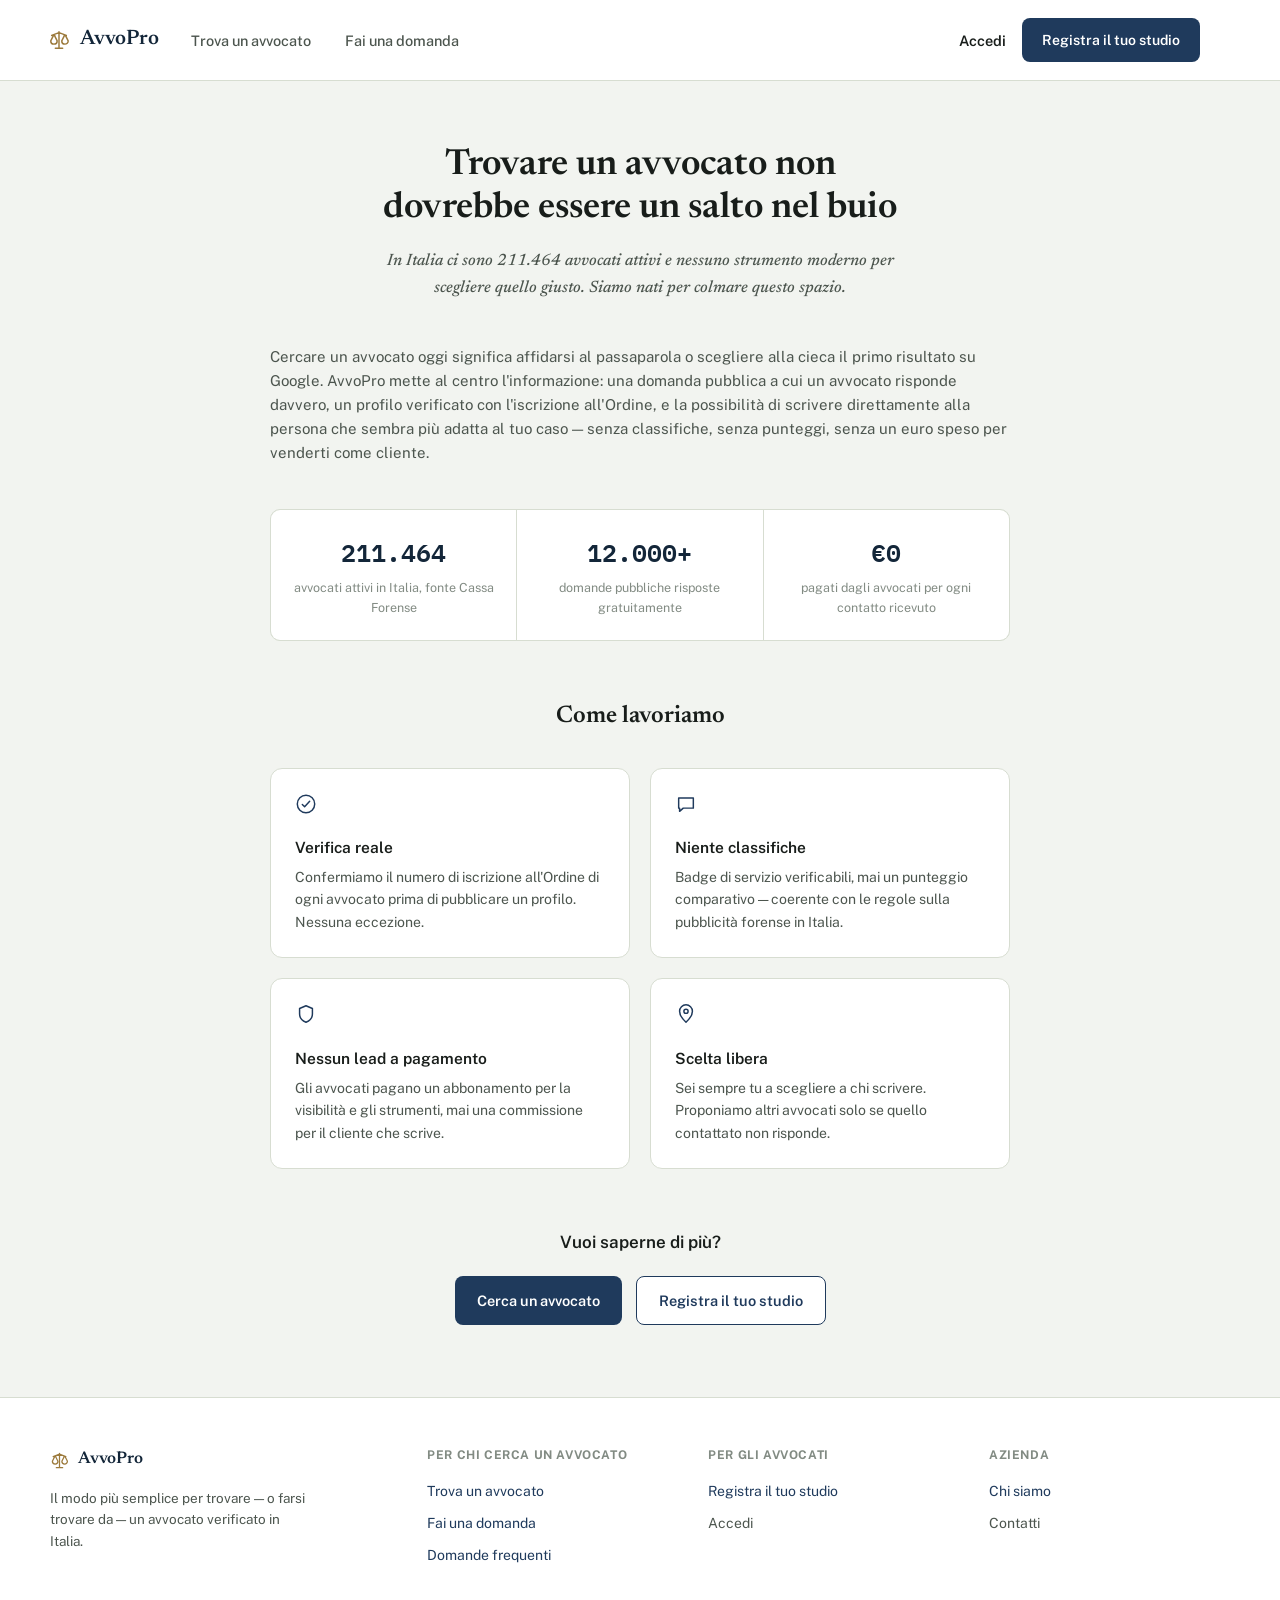
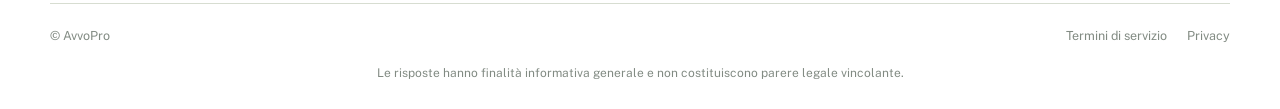
<file: chi-siamo.html>
<!doctype html>
<html lang="it">
<head>
<meta charset="utf-8">
<meta name="viewport" content="width=device-width, initial-scale=1">
<title>Chi siamo — AvvoPro</title>
<meta name="description" content="La missione di AvvoPro: trovare un avvocato non dovrebbe essere un salto nel buio.">
<link rel="preconnect" href="https://fonts.googleapis.com">
<link rel="stylesheet" href="https://fonts.googleapis.com/css2?family=Newsreader:ital,opsz,wght@0,6..72,400;0,6..72,500;0,6..72,600;0,6..72,700;1,6..72,500&family=Public+Sans:wght@400;500;600;700&family=IBM+Plex+Mono:wght@400;500;600&display=swap">
<link rel="stylesheet" href="styles.css">
</head>
<body>
<div class="page">

  <header class="site-header">
    <a href="index.html" class="brand">
      <svg width="22" height="22" viewBox="0 0 24 24" fill="none" stroke="#9c7a3c" stroke-width="1.6" stroke-linecap="round" stroke-linejoin="round"><path d="M12 3v18M6 7l-3 6a3.5 3.5 0 0 0 7 0L7 7M18 7l-3 6a3.5 3.5 0 0 0 7 0L19 7M6 7h1.5M17.5 7H19M8 21h8M4 7l8-3 8 3"></path></svg>
      <span style="font-family:'Newsreader';font-weight:600;font-size:21px;color:var(--toga-deep);">AvvoPro</span></a>
    <input type="checkbox" id="nav-toggle" class="nav-toggle-input">
    <label for="nav-toggle" class="menu-toggle" aria-label="Apri il menu">
      <svg class="icon-open" width="22" height="22" viewBox="0 0 24 24" fill="none" stroke="currentColor" stroke-width="2" stroke-linecap="round" stroke-linejoin="round"><path d="M4 7h16M4 12h16M4 17h16"></path></svg>
      <svg class="icon-close" width="22" height="22" viewBox="0 0 24 24" fill="none" stroke="currentColor" stroke-width="2" stroke-linecap="round" stroke-linejoin="round"><path d="M6 6l12 12M18 6L6 18"></path></svg>
    </label>
    <nav class="nav-panel">
      <div class="nav-links">
      <a href="risultati.html">Trova un avvocato</a>
      <a href="domanda.html">Fai una domanda</a>
    </div>
      <div class="nav-actions">
      <a href="#" style="font-size:14.5px;font-weight:600;color:var(--ink);">Accedi</a>
      <a href="registrati.html" class="btn-primary" style="padding:11px 20px;font-size:14px;">Registra il tuo studio</a>
    </div>
    </nav>
  </header>

  <main style="max-width:820px;margin:0 auto;padding:64px 40px 0;">

    <div style="text-align:center;margin-bottom:44px;">
      <h1 style="font-size:36px;line-height:1.18;margin-bottom:18px;">Trovare un avvocato non dovrebbe essere un salto nel buio</h1>
      <p style="font-size:16.5px;color:var(--ink-soft);font-family:'Newsreader';font-style:italic;font-weight:500;max-width:56ch;margin:0 auto;">In Italia ci sono 211.464 avvocati attivi e nessuno strumento moderno per scegliere quello giusto. Siamo nati per colmare questo spazio.</p>
    </div>

    <p style="font-size:15px;color:var(--ink-soft);margin-bottom:44px;">Cercare un avvocato oggi significa affidarsi al passaparola o scegliere alla cieca il primo risultato su Google. AvvoPro mette al centro l'informazione: una domanda pubblica a cui un avvocato risponde davvero, un profilo verificato con l'iscrizione all'Ordine, e la possibilità di scrivere direttamente alla persona che sembra più adatta al tuo caso — senza classifiche, senza punteggi, senza un euro speso per venderti come cliente.</p>

    <div style="display:grid;grid-template-columns:repeat(3,1fr);gap:1px;background:var(--line);border:1px solid var(--line);border-radius:10px;overflow:hidden;margin-bottom:56px;">
      <div style="background:var(--paper-raised);padding:22px;text-align:center;">
        <div class="mono" style="font-size:25px;font-weight:600;color:var(--toga-deep);">211.464</div>
        <div style="font-size:12.5px;color:var(--ink-faint);margin-top:6px;">avvocati attivi in Italia, fonte Cassa Forense</div>
      </div>
      <div style="background:var(--paper-raised);padding:22px;text-align:center;">
        <div class="mono" style="font-size:25px;font-weight:600;color:var(--toga-deep);">12.000+</div>
        <div style="font-size:12.5px;color:var(--ink-faint);margin-top:6px;">domande pubbliche risposte gratuitamente</div>
      </div>
      <div style="background:var(--paper-raised);padding:22px;text-align:center;">
        <div class="mono" style="font-size:25px;font-weight:600;color:var(--toga-deep);">€0</div>
        <div style="font-size:12.5px;color:var(--ink-faint);margin-top:6px;">pagati dagli avvocati per ogni contatto ricevuto</div>
      </div>
    </div>

    <h2 style="font-size:24px;text-align:center;margin-bottom:32px;">Come lavoriamo</h2>
    <div style="display:grid;grid-template-columns:1fr 1fr;gap:20px;margin-bottom:60px;">
      <div class="card" style="padding:24px;">
        <svg width="22" height="22" viewBox="0 0 24 24" fill="none" stroke="#1f3a5c" stroke-width="1.6" stroke-linecap="round" stroke-linejoin="round" style="margin-bottom:14px;"><path d="M8 12.5l2.5 2.5L16 9"></path><circle cx="12" cy="12" r="9.5"></circle></svg>
        <p style="font-size:15.5px;font-weight:600;margin-bottom:6px;">Verifica reale</p>
        <p style="font-size:14px;color:var(--ink-soft);">Confermiamo il numero di iscrizione all'Ordine di ogni avvocato prima di pubblicare un profilo. Nessuna eccezione.</p>
      </div>
      <div class="card" style="padding:24px;">
        <svg width="22" height="22" viewBox="0 0 24 24" fill="none" stroke="#1f3a5c" stroke-width="1.6" stroke-linecap="round" stroke-linejoin="round" style="margin-bottom:14px;"><path d="M4 5.5h16v11H9l-4 3.5v-3.5H4z"></path></svg>
        <p style="font-size:15.5px;font-weight:600;margin-bottom:6px;">Niente classifiche</p>
        <p style="font-size:14px;color:var(--ink-soft);">Badge di servizio verificabili, mai un punteggio comparativo — coerente con le regole sulla pubblicità forense in Italia.</p>
      </div>
      <div class="card" style="padding:24px;">
        <svg width="22" height="22" viewBox="0 0 24 24" fill="none" stroke="#1f3a5c" stroke-width="1.6" stroke-linecap="round" stroke-linejoin="round" style="margin-bottom:14px;"><path d="M12 3l7 3v6c0 4.5-3 7.5-7 9-4-1.5-7-4.5-7-9V6z"></path></svg>
        <p style="font-size:15.5px;font-weight:600;margin-bottom:6px;">Nessun lead a pagamento</p>
        <p style="font-size:14px;color:var(--ink-soft);">Gli avvocati pagano un abbonamento per la visibilità e gli strumenti, mai una commissione per il cliente che scrive.</p>
      </div>
      <div class="card" style="padding:24px;">
        <svg width="22" height="22" viewBox="0 0 24 24" fill="none" stroke="#1f3a5c" stroke-width="1.6" stroke-linecap="round" stroke-linejoin="round" style="margin-bottom:14px;"><path d="M12 21s7-6.5 7-12a7 7 0 1 0-14 0c0 5.5 7 12 7 12z"></path><circle cx="12" cy="9" r="2.3"></circle></svg>
        <p style="font-size:15.5px;font-weight:600;margin-bottom:6px;">Scelta libera</p>
        <p style="font-size:14px;color:var(--ink-soft);">Sei sempre tu a scegliere a chi scrivere. Proponiamo altri avvocati solo se quello contattato non risponde.</p>
      </div>
    </div>

    <div style="text-align:center;padding-bottom:72px;">
      <p style="font-size:17px;font-weight:600;margin-bottom:20px;">Vuoi saperne di più?</p>
      <div style="display:flex;gap:14px;justify-content:center;">
        <a href="risultati.html" class="btn-primary">Cerca un avvocato</a>
        <a href="registrati.html" class="btn-outline">Registra il tuo studio</a>
      </div>
    </div>

  </main>

  <footer class="site-footer">
    <div class="footer-inner">
      <div class="footer-grid">
        <div>
          <div style="display:flex;align-items:center;gap:9px;margin-bottom:14px;">
            <svg width="19" height="19" viewBox="0 0 24 24" fill="none" stroke="#9c7a3c" stroke-width="1.6" stroke-linecap="round" stroke-linejoin="round"><path d="M12 3v18M6 7l-3 6a3.5 3.5 0 0 0 7 0L7 7M18 7l-3 6a3.5 3.5 0 0 0 7 0L19 7M6 7h1.5M17.5 7H19M8 21h8M4 7l8-3 8 3"></path></svg>
            <span style="font-family:'Newsreader';font-weight:600;font-size:17px;color:var(--toga-deep);">AvvoPro</span>
          </div>
          <p style="font-size:13.5px;color:var(--ink-soft);max-width:32ch;">Il modo più semplice per trovare — o farsi trovare da — un avvocato verificato in Italia.</p>
        </div>
        <div>
          <p style="font-size:12px;text-transform:uppercase;letter-spacing:.05em;color:var(--ink-faint);font-weight:700;margin-bottom:14px;">Per chi cerca un avvocato</p>
          <div class="footer-links">
            <a href="risultati.html">Trova un avvocato</a>
            <a href="domanda.html">Fai una domanda</a>
            <a href="faq.html">Domande frequenti</a>
          </div>
        </div>
        <div>
          <p style="font-size:12px;text-transform:uppercase;letter-spacing:.05em;color:var(--ink-faint);font-weight:700;margin-bottom:14px;">Per gli avvocati</p>
          <div class="footer-links">
            <a href="registrati.html">Registra il tuo studio</a>
            <a href="#" style="color:var(--ink-soft);">Accedi</a>
          </div>
        </div>
        <div>
          <p style="font-size:12px;text-transform:uppercase;letter-spacing:.05em;color:var(--ink-faint);font-weight:700;margin-bottom:14px;">Azienda</p>
          <div class="footer-links">
            <a href="chi-siamo.html" class="current">Chi siamo</a>
            <a href="#" style="color:var(--ink-soft);">Contatti</a>
          </div>
        </div>
      </div>
      <div class="footer-bottom">
        <span style="font-size:12.5px;color:var(--ink-faint);">© AvvoPro</span>
        <div class="footer-legal">
          <a href="#" style="color:var(--ink-faint);">Termini di servizio</a>
          <a href="#" style="color:var(--ink-faint);">Privacy</a>
        </div>
      </div>
      <p class="footer-disclaimer">Le risposte hanno finalità informativa generale e non costituiscono parere legale vincolante.</p>
    </div>
  </footer>

</div>

</body>
</html>
</file>
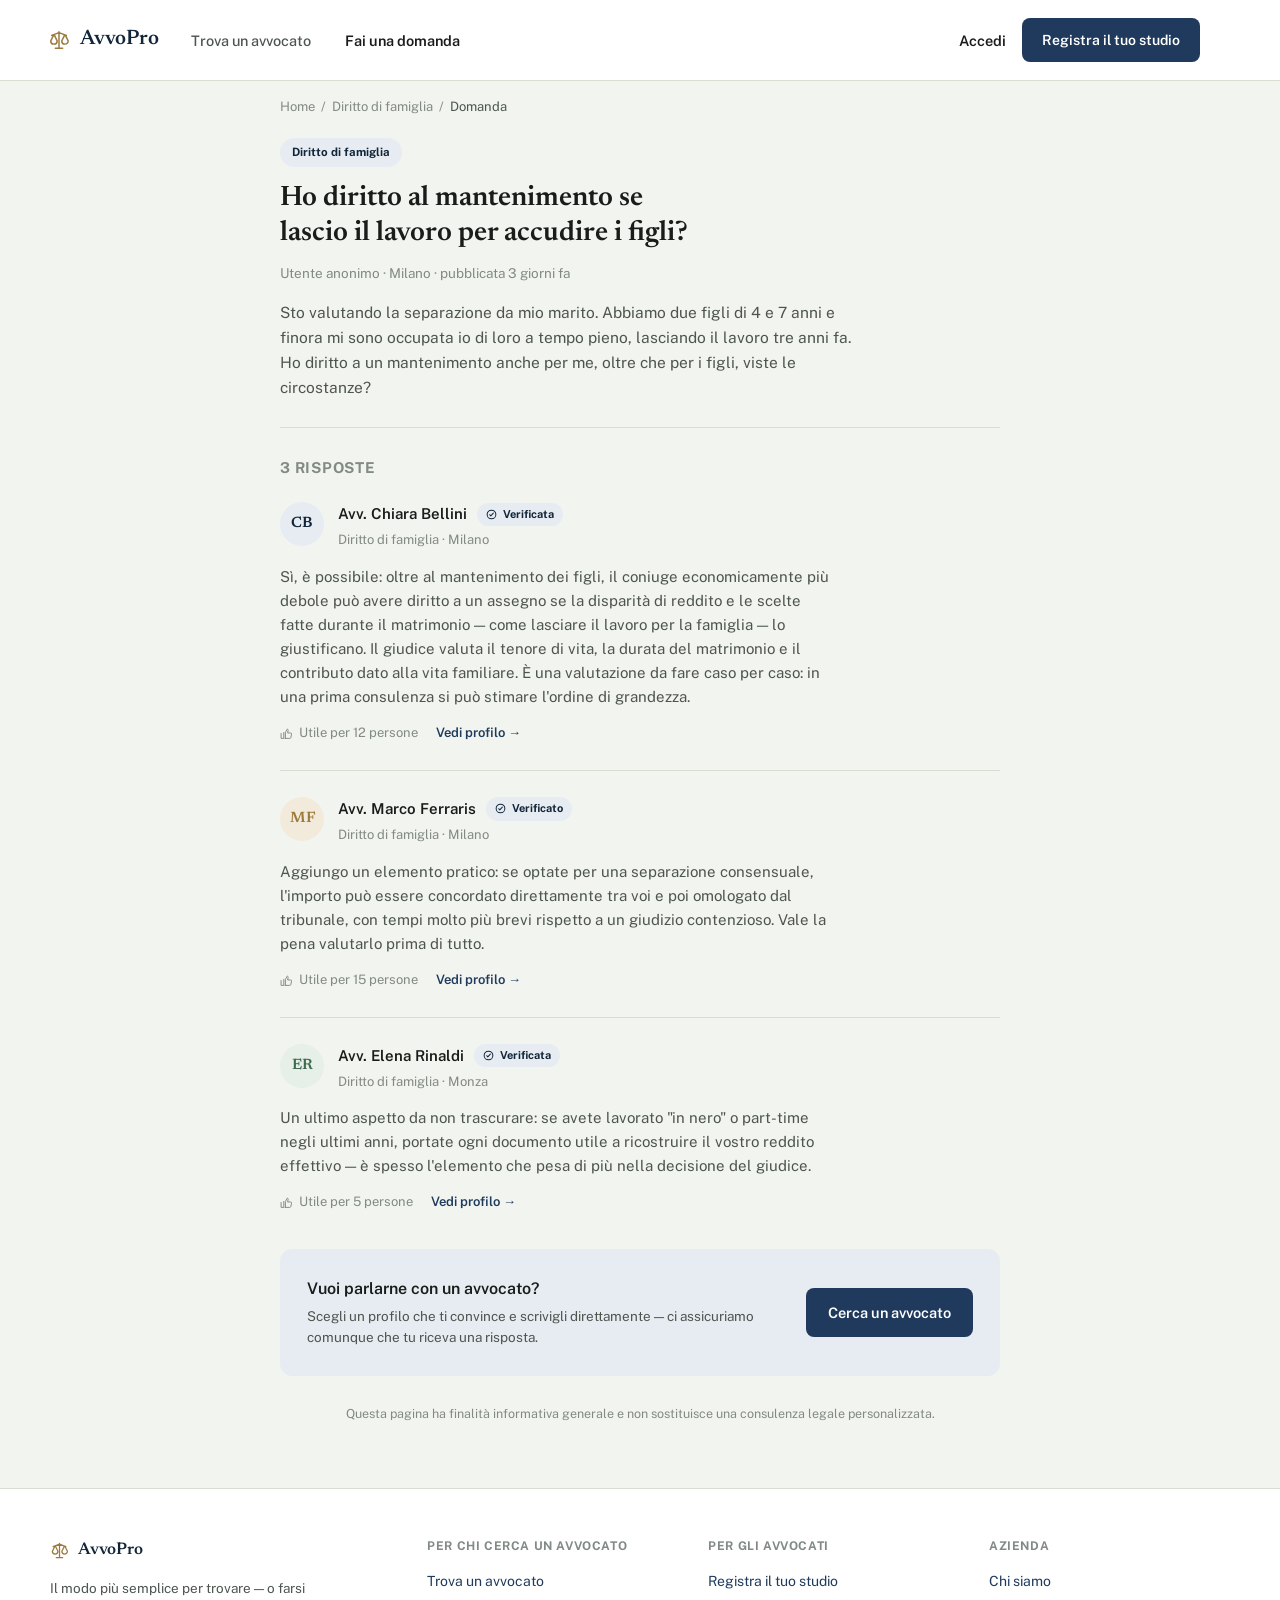
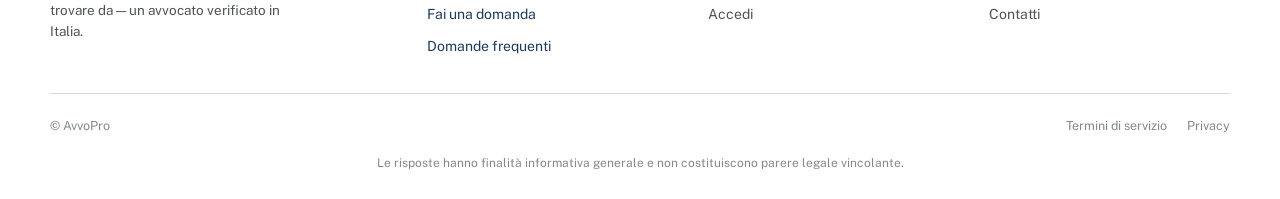
<file: domanda.html>
<!doctype html>
<html lang="it">
<head>
<meta charset="utf-8">
<meta name="viewport" content="width=device-width, initial-scale=1">
<title>Ho diritto al mantenimento se lascio il lavoro? — AvvoPro</title>
<meta name="description" content="Tre avvocati verificati rispondono a una domanda pubblica di diritto di famiglia.">
<link rel="preconnect" href="https://fonts.googleapis.com">
<link rel="stylesheet" href="https://fonts.googleapis.com/css2?family=Newsreader:ital,opsz,wght@0,6..72,400;0,6..72,500;0,6..72,600;0,6..72,700;1,6..72,500&family=Public+Sans:wght@400;500;600;700&family=IBM+Plex+Mono:wght@400;500;600&display=swap">
<link rel="stylesheet" href="styles.css">
</head>
<body>
<div class="page">

  <header class="site-header">
    <a href="index.html" class="brand">
      <svg width="22" height="22" viewBox="0 0 24 24" fill="none" stroke="#9c7a3c" stroke-width="1.6" stroke-linecap="round" stroke-linejoin="round"><path d="M12 3v18M6 7l-3 6a3.5 3.5 0 0 0 7 0L7 7M18 7l-3 6a3.5 3.5 0 0 0 7 0L19 7M6 7h1.5M17.5 7H19M8 21h8M4 7l8-3 8 3"></path></svg>
      <span style="font-family:'Newsreader';font-weight:600;font-size:21px;color:var(--toga-deep);">AvvoPro</span></a>
    <input type="checkbox" id="nav-toggle" class="nav-toggle-input">
    <label for="nav-toggle" class="menu-toggle" aria-label="Apri il menu">
      <svg class="icon-open" width="22" height="22" viewBox="0 0 24 24" fill="none" stroke="currentColor" stroke-width="2" stroke-linecap="round" stroke-linejoin="round"><path d="M4 7h16M4 12h16M4 17h16"></path></svg>
      <svg class="icon-close" width="22" height="22" viewBox="0 0 24 24" fill="none" stroke="currentColor" stroke-width="2" stroke-linecap="round" stroke-linejoin="round"><path d="M6 6l12 12M18 6L6 18"></path></svg>
    </label>
    <nav class="nav-panel">
      <div class="nav-links">
      <a href="risultati.html">Trova un avvocato</a>
      <a href="domanda.html" class="current">Fai una domanda</a>
    </div>
      <div class="nav-actions">
      <a href="#" style="font-size:14.5px;font-weight:600;color:var(--ink);">Accedi</a>
      <a href="registrati.html" class="btn-primary" style="padding:11px 20px;font-size:14px;">Registra il tuo studio</a>
    </div>
    </nav>
  </header>

  <div style="max-width:800px;margin:0 auto;padding:16px 40px 0;font-size:13px;color:var(--ink-faint);">
    <a href="#" style="color:var(--ink-faint);">Home</a> &nbsp;/&nbsp; <a href="#" style="color:var(--ink-faint);">Diritto di famiglia</a> &nbsp;/&nbsp; <span style="color:var(--ink-soft);">Domanda</span>
  </div>

  <main style="max-width:800px;margin:0 auto;padding:20px 40px 64px;">

    <div style="padding-bottom:28px;border-bottom:1px solid var(--line);margin-bottom:28px;">
      <span class="badge" style="background:var(--toga-tint);color:var(--toga-deep);margin-bottom:14px;">Diritto di famiglia</span>
      <h1 style="font-size:28px;line-height:1.25;margin-bottom:12px;">Ho diritto al mantenimento se lascio il lavoro per accudire i figli?</h1>
      <p style="font-size:13.5px;color:var(--ink-faint);margin-bottom:16px;">Utente anonimo · Milano · pubblicata 3 giorni fa</p>
      <p style="font-size:15.5px;color:var(--ink-soft);max-width:64ch;">Sto valutando la separazione da mio marito. Abbiamo due figli di 4 e 7 anni e finora mi sono occupata io di loro a tempo pieno, lasciando il lavoro tre anni fa. Ho diritto a un mantenimento anche per me, oltre che per i figli, viste le circostanze?</p>
    </div>

    <h3 style="font-size:15px;text-transform:uppercase;letter-spacing:.05em;color:var(--ink-faint);margin-bottom:22px;font-family:'Public Sans';font-weight:700;">3 risposte</h3>

    <div style="display:flex;flex-direction:column;gap:26px;">

      <div style="padding-bottom:26px;border-bottom:1px solid var(--line);">
        <div style="display:flex;gap:14px;align-items:flex-start;margin-bottom:14px;">
          <div class="avatar" style="width:44px;height:44px;background:var(--toga-tint);color:var(--toga-deep);font-size:15px;">CB</div>
          <div>
            <div style="display:flex;align-items:center;gap:10px;">
              <span style="font-weight:600;font-size:15px;">Avv. Chiara Bellini</span>
              <span class="badge" style="background:var(--toga-tint);color:var(--toga-deep);padding:3px 9px;font-size:11px;"><svg width="11" height="11" viewBox="0 0 24 24" fill="none" stroke="currentColor" stroke-width="2.2" stroke-linecap="round" stroke-linejoin="round"><path d="M8 12.5l2.5 2.5L16 9"></path><circle cx="12" cy="12" r="9.5"></circle></svg>Verificata</span>
            </div>
            <span style="font-size:13px;color:var(--ink-faint);">Diritto di famiglia · Milano</span>
          </div>
        </div>
        <p style="font-size:15px;color:var(--ink-soft);margin-bottom:14px;max-width:62ch;">Sì, è possibile: oltre al mantenimento dei figli, il coniuge economicamente più debole può avere diritto a un assegno se la disparità di reddito e le scelte fatte durante il matrimonio — come lasciare il lavoro per la famiglia — lo giustificano. Il giudice valuta il tenore di vita, la durata del matrimonio e il contributo dato alla vita familiare. È una valutazione da fare caso per caso: in una prima consulenza si può stimare l'ordine di grandezza.</p>
        <div style="display:flex;align-items:center;gap:18px;font-size:13px;color:var(--ink-faint);">
          <span style="display:flex;align-items:center;gap:6px;"><svg width="13" height="13" viewBox="0 0 24 24" fill="none" stroke="currentColor" stroke-width="1.8" stroke-linecap="round" stroke-linejoin="round"><path d="M7 21V10M2 12v9h4M10 21h8a2 2 0 0 0 2-1.6l1.3-6A2 2 0 0 0 19.3 11H14l1-4.5A1.7 1.7 0 0 0 13.3 4L10 10v11z"></path></svg>Utile per 12 persone</span>
          <a href="avvocato.html" style="font-weight:600;">Vedi profilo →</a>
        </div>
      </div>

      <div style="padding-bottom:26px;border-bottom:1px solid var(--line);">
        <div style="display:flex;gap:14px;align-items:flex-start;margin-bottom:14px;">
          <div class="avatar" style="width:44px;height:44px;background:var(--seal-tint);color:var(--seal);font-size:15px;">MF</div>
          <div>
            <div style="display:flex;align-items:center;gap:10px;">
              <span style="font-weight:600;font-size:15px;">Avv. Marco Ferraris</span>
              <span class="badge" style="background:var(--toga-tint);color:var(--toga-deep);padding:3px 9px;font-size:11px;"><svg width="11" height="11" viewBox="0 0 24 24" fill="none" stroke="currentColor" stroke-width="2.2" stroke-linecap="round" stroke-linejoin="round"><path d="M8 12.5l2.5 2.5L16 9"></path><circle cx="12" cy="12" r="9.5"></circle></svg>Verificato</span>
            </div>
            <span style="font-size:13px;color:var(--ink-faint);">Diritto di famiglia · Milano</span>
          </div>
        </div>
        <p style="font-size:15px;color:var(--ink-soft);margin-bottom:14px;max-width:62ch;">Aggiungo un elemento pratico: se optate per una separazione consensuale, l'importo può essere concordato direttamente tra voi e poi omologato dal tribunale, con tempi molto più brevi rispetto a un giudizio contenzioso. Vale la pena valutarlo prima di tutto.</p>
        <div style="display:flex;align-items:center;gap:18px;font-size:13px;color:var(--ink-faint);">
          <span style="display:flex;align-items:center;gap:6px;"><svg width="13" height="13" viewBox="0 0 24 24" fill="none" stroke="currentColor" stroke-width="1.8" stroke-linecap="round" stroke-linejoin="round"><path d="M7 21V10M2 12v9h4M10 21h8a2 2 0 0 0 2-1.6l1.3-6A2 2 0 0 0 19.3 11H14l1-4.5A1.7 1.7 0 0 0 13.3 4L10 10v11z"></path></svg>Utile per 15 persone</span>
          <a href="avvocato.html" style="font-weight:600;">Vedi profilo →</a>
        </div>
      </div>

      <div>
        <div style="display:flex;gap:14px;align-items:flex-start;margin-bottom:14px;">
          <div class="avatar" style="width:44px;height:44px;background:var(--good-tint);color:var(--good);font-size:15px;">ER</div>
          <div>
            <div style="display:flex;align-items:center;gap:10px;">
              <span style="font-weight:600;font-size:15px;">Avv. Elena Rinaldi</span>
              <span class="badge" style="background:var(--toga-tint);color:var(--toga-deep);padding:3px 9px;font-size:11px;"><svg width="11" height="11" viewBox="0 0 24 24" fill="none" stroke="currentColor" stroke-width="2.2" stroke-linecap="round" stroke-linejoin="round"><path d="M8 12.5l2.5 2.5L16 9"></path><circle cx="12" cy="12" r="9.5"></circle></svg>Verificata</span>
            </div>
            <span style="font-size:13px;color:var(--ink-faint);">Diritto di famiglia · Monza</span>
          </div>
        </div>
        <p style="font-size:15px;color:var(--ink-soft);margin-bottom:14px;max-width:62ch;">Un ultimo aspetto da non trascurare: se avete lavorato "in nero" o part-time negli ultimi anni, portate ogni documento utile a ricostruire il vostro reddito effettivo — è spesso l'elemento che pesa di più nella decisione del giudice.</p>
        <div style="display:flex;align-items:center;gap:18px;font-size:13px;color:var(--ink-faint);">
          <span style="display:flex;align-items:center;gap:6px;"><svg width="13" height="13" viewBox="0 0 24 24" fill="none" stroke="currentColor" stroke-width="1.8" stroke-linecap="round" stroke-linejoin="round"><path d="M7 21V10M2 12v9h4M10 21h8a2 2 0 0 0 2-1.6l1.3-6A2 2 0 0 0 19.3 11H14l1-4.5A1.7 1.7 0 0 0 13.3 4L10 10v11z"></path></svg>Utile per 5 persone</span>
          <a href="avvocato.html" style="font-weight:600;">Vedi profilo →</a>
        </div>
      </div>

    </div>

    <div class="card" style="margin-top:36px;padding:26px;display:flex;justify-content:space-between;align-items:center;background:var(--toga-tint);border-color:var(--toga-tint);">
      <div>
        <p style="font-size:16px;font-weight:600;margin-bottom:4px;">Vuoi parlarne con un avvocato?</p>
        <p style="font-size:13.5px;color:var(--ink-soft);">Scegli un profilo che ti convince e scrivigli direttamente — ci assicuriamo comunque che tu riceva una risposta.</p>
      </div>
      <a href="risultati.html" class="btn-primary" style="flex:none;">Cerca un avvocato</a>
    </div>

    <p style="font-size:12.5px;color:var(--ink-faint);margin-top:28px;text-align:center;">Questa pagina ha finalità informativa generale e non sostituisce una consulenza legale personalizzata.</p>

  </main>

  <footer class="site-footer">
    <div class="footer-inner">
      <div class="footer-grid">
        <div>
          <div style="display:flex;align-items:center;gap:9px;margin-bottom:14px;">
            <svg width="19" height="19" viewBox="0 0 24 24" fill="none" stroke="#9c7a3c" stroke-width="1.6" stroke-linecap="round" stroke-linejoin="round"><path d="M12 3v18M6 7l-3 6a3.5 3.5 0 0 0 7 0L7 7M18 7l-3 6a3.5 3.5 0 0 0 7 0L19 7M6 7h1.5M17.5 7H19M8 21h8M4 7l8-3 8 3"></path></svg>
            <span style="font-family:'Newsreader';font-weight:600;font-size:17px;color:var(--toga-deep);">AvvoPro</span>
          </div>
          <p style="font-size:13.5px;color:var(--ink-soft);max-width:32ch;">Il modo più semplice per trovare — o farsi trovare da — un avvocato verificato in Italia.</p>
        </div>
        <div>
          <p style="font-size:12px;text-transform:uppercase;letter-spacing:.05em;color:var(--ink-faint);font-weight:700;margin-bottom:14px;">Per chi cerca un avvocato</p>
          <div class="footer-links">
            <a href="risultati.html">Trova un avvocato</a>
            <a href="domanda.html">Fai una domanda</a>
            <a href="faq.html">Domande frequenti</a>
          </div>
        </div>
        <div>
          <p style="font-size:12px;text-transform:uppercase;letter-spacing:.05em;color:var(--ink-faint);font-weight:700;margin-bottom:14px;">Per gli avvocati</p>
          <div class="footer-links">
            <a href="registrati.html">Registra il tuo studio</a>
            <a href="#" style="color:var(--ink-soft);">Accedi</a>
          </div>
        </div>
        <div>
          <p style="font-size:12px;text-transform:uppercase;letter-spacing:.05em;color:var(--ink-faint);font-weight:700;margin-bottom:14px;">Azienda</p>
          <div class="footer-links">
            <a href="chi-siamo.html">Chi siamo</a>
            <a href="#" style="color:var(--ink-soft);">Contatti</a>
          </div>
        </div>
      </div>
      <div class="footer-bottom">
        <span style="font-size:12.5px;color:var(--ink-faint);">© AvvoPro</span>
        <div class="footer-legal">
          <a href="#" style="color:var(--ink-faint);">Termini di servizio</a>
          <a href="#" style="color:var(--ink-faint);">Privacy</a>
        </div>
      </div>
      <p class="footer-disclaimer">Le risposte hanno finalità informativa generale e non costituiscono parere legale vincolante.</p>
    </div>
  </footer>

</div>

</body>
</html>
</file>
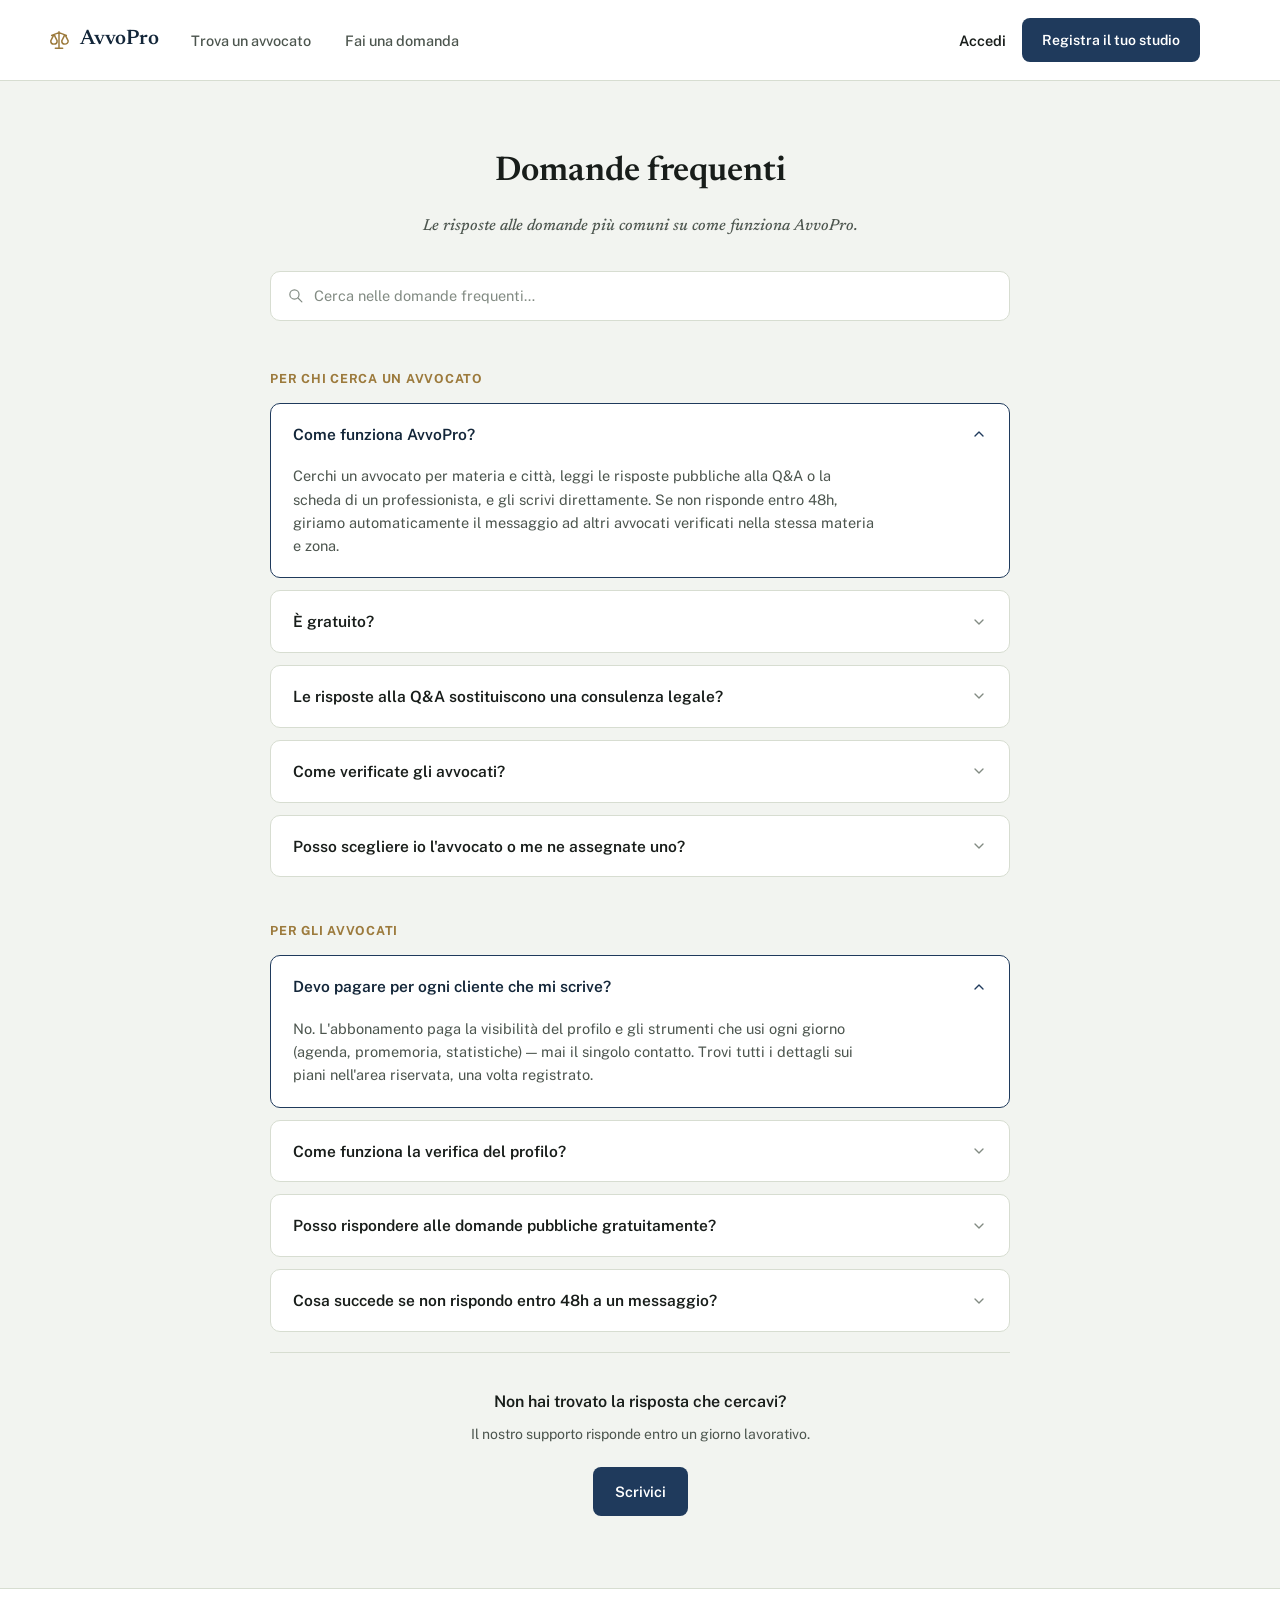
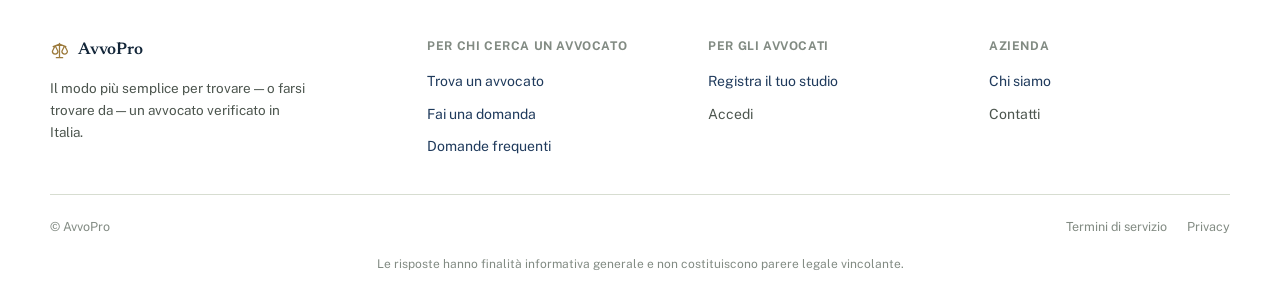
<file: faq.html>
<!doctype html>
<html lang="it">
<head>
<meta charset="utf-8">
<meta name="viewport" content="width=device-width, initial-scale=1">
<title>Domande frequenti — AvvoPro</title>
<meta name="description" content="Le risposte alle domande più comuni su come funziona AvvoPro.">
<link rel="preconnect" href="https://fonts.googleapis.com">
<link rel="stylesheet" href="https://fonts.googleapis.com/css2?family=Newsreader:ital,opsz,wght@0,6..72,400;0,6..72,500;0,6..72,600;0,6..72,700;1,6..72,500&family=Public+Sans:wght@400;500;600;700&family=IBM+Plex+Mono:wght@400;500;600&display=swap">
<link rel="stylesheet" href="styles.css">
</head>
<body>
<div class="page">

  <header class="site-header">
    <a href="index.html" class="brand">
      <svg width="22" height="22" viewBox="0 0 24 24" fill="none" stroke="#9c7a3c" stroke-width="1.6" stroke-linecap="round" stroke-linejoin="round"><path d="M12 3v18M6 7l-3 6a3.5 3.5 0 0 0 7 0L7 7M18 7l-3 6a3.5 3.5 0 0 0 7 0L19 7M6 7h1.5M17.5 7H19M8 21h8M4 7l8-3 8 3"></path></svg>
      <span style="font-family:'Newsreader';font-weight:600;font-size:21px;color:var(--toga-deep);">AvvoPro</span></a>
    <input type="checkbox" id="nav-toggle" class="nav-toggle-input">
    <label for="nav-toggle" class="menu-toggle" aria-label="Apri il menu">
      <svg class="icon-open" width="22" height="22" viewBox="0 0 24 24" fill="none" stroke="currentColor" stroke-width="2" stroke-linecap="round" stroke-linejoin="round"><path d="M4 7h16M4 12h16M4 17h16"></path></svg>
      <svg class="icon-close" width="22" height="22" viewBox="0 0 24 24" fill="none" stroke="currentColor" stroke-width="2" stroke-linecap="round" stroke-linejoin="round"><path d="M6 6l12 12M18 6L6 18"></path></svg>
    </label>
    <nav class="nav-panel">
      <div class="nav-links">
      <a href="risultati.html">Trova un avvocato</a>
      <a href="domanda.html">Fai una domanda</a>
    </div>
      <div class="nav-actions">
      <a href="#" style="font-size:14.5px;font-weight:600;color:var(--ink);">Accedi</a>
      <a href="registrati.html" class="btn-primary" style="padding:11px 20px;font-size:14px;">Registra il tuo studio</a>
    </div>
    </nav>
  </header>

  <main style="max-width:820px;margin:0 auto;padding:64px 40px 72px;">

    <div style="text-align:center;margin-bottom:20px;">
      <h1 style="font-size:34px;margin-bottom:14px;">Domande frequenti</h1>
      <p style="font-size:16px;color:var(--ink-soft);font-family:'Newsreader';font-style:italic;font-weight:500;">Le risposte alle domande più comuni su come funziona AvvoPro.</p>
    </div>

    <div style="display:flex;align-items:center;gap:10px;background:#fff;border:1px solid var(--line);border-radius:10px;padding:12px 16px;margin:32px 0 48px;">
      <svg width="17" height="17" viewBox="0 0 24 24" fill="none" stroke="#828b83" stroke-width="1.7" stroke-linecap="round" stroke-linejoin="round"><circle cx="10.5" cy="10.5" r="6.5"></circle><path d="M15.5 15.5L21 21"></path></svg>
      <span style="font-size:14.5px;color:var(--ink-faint);">Cerca nelle domande frequenti…</span>
    </div>

    <div style="margin-bottom:44px;">
      <p class="section-label">Per chi cerca un avvocato</p>
      <div style="display:flex;flex-direction:column;gap:12px;">

        <div class="qa-item open">
          <div class="qa-q">Come funziona AvvoPro?
            <svg width="16" height="16" viewBox="0 0 24 24" fill="none" stroke="#1f3a5c" stroke-width="2" stroke-linecap="round" stroke-linejoin="round" style="flex:none;"><path d="M6 15l6-6 6 6"></path></svg>
          </div>
          <div class="qa-a">Cerchi un avvocato per materia e città, leggi le risposte pubbliche alla Q&amp;A o la scheda di un professionista, e gli scrivi direttamente. Se non risponde entro 48h, giriamo automaticamente il messaggio ad altri avvocati verificati nella stessa materia e zona.</div>
        </div>

        <div class="qa-item">
          <div class="qa-q">È gratuito?
            <svg width="16" height="16" viewBox="0 0 24 24" fill="none" stroke="#828b83" stroke-width="2" stroke-linecap="round" stroke-linejoin="round" style="flex:none;"><path d="M6 9l6 6 6-6"></path></svg>
          </div>
        </div>

        <div class="qa-item">
          <div class="qa-q">Le risposte alla Q&amp;A sostituiscono una consulenza legale?
            <svg width="16" height="16" viewBox="0 0 24 24" fill="none" stroke="#828b83" stroke-width="2" stroke-linecap="round" stroke-linejoin="round" style="flex:none;"><path d="M6 9l6 6 6-6"></path></svg>
          </div>
        </div>

        <div class="qa-item">
          <div class="qa-q">Come verificate gli avvocati?
            <svg width="16" height="16" viewBox="0 0 24 24" fill="none" stroke="#828b83" stroke-width="2" stroke-linecap="round" stroke-linejoin="round" style="flex:none;"><path d="M6 9l6 6 6-6"></path></svg>
          </div>
        </div>

        <div class="qa-item">
          <div class="qa-q">Posso scegliere io l'avvocato o me ne assegnate uno?
            <svg width="16" height="16" viewBox="0 0 24 24" fill="none" stroke="#828b83" stroke-width="2" stroke-linecap="round" stroke-linejoin="round" style="flex:none;"><path d="M6 9l6 6 6-6"></path></svg>
          </div>
        </div>

      </div>
    </div>

    <div style="margin-bottom:20px;">
      <p class="section-label">Per gli avvocati</p>
      <div style="display:flex;flex-direction:column;gap:12px;">

        <div class="qa-item open">
          <div class="qa-q">Devo pagare per ogni cliente che mi scrive?
            <svg width="16" height="16" viewBox="0 0 24 24" fill="none" stroke="#1f3a5c" stroke-width="2" stroke-linecap="round" stroke-linejoin="round" style="flex:none;"><path d="M6 15l6-6 6 6"></path></svg>
          </div>
          <div class="qa-a">No. L'abbonamento paga la visibilità del profilo e gli strumenti che usi ogni giorno (agenda, promemoria, statistiche) — mai il singolo contatto. Trovi tutti i dettagli sui piani nell'area riservata, una volta registrato.</div>
        </div>

        <div class="qa-item">
          <div class="qa-q">Come funziona la verifica del profilo?
            <svg width="16" height="16" viewBox="0 0 24 24" fill="none" stroke="#828b83" stroke-width="2" stroke-linecap="round" stroke-linejoin="round" style="flex:none;"><path d="M6 9l6 6 6-6"></path></svg>
          </div>
        </div>

        <div class="qa-item">
          <div class="qa-q">Posso rispondere alle domande pubbliche gratuitamente?
            <svg width="16" height="16" viewBox="0 0 24 24" fill="none" stroke="#828b83" stroke-width="2" stroke-linecap="round" stroke-linejoin="round" style="flex:none;"><path d="M6 9l6 6 6-6"></path></svg>
          </div>
        </div>

        <div class="qa-item">
          <div class="qa-q">Cosa succede se non rispondo entro 48h a un messaggio?
            <svg width="16" height="16" viewBox="0 0 24 24" fill="none" stroke="#828b83" stroke-width="2" stroke-linecap="round" stroke-linejoin="round" style="flex:none;"><path d="M6 9l6 6 6-6"></path></svg>
          </div>
        </div>

      </div>
    </div>

    <div style="text-align:center;padding-top:36px;border-top:1px solid var(--line);margin-top:16px;">
      <p style="font-size:16px;font-weight:600;margin-bottom:8px;">Non hai trovato la risposta che cercavi?</p>
      <p style="font-size:14px;color:var(--ink-soft);margin-bottom:22px;">Il nostro supporto risponde entro un giorno lavorativo.</p>
      <div class="btn-primary">Scrivici</div>
    </div>

  </main>

  <footer class="site-footer">
    <div class="footer-inner">
      <div class="footer-grid">
        <div>
          <div style="display:flex;align-items:center;gap:9px;margin-bottom:14px;">
            <svg width="19" height="19" viewBox="0 0 24 24" fill="none" stroke="#9c7a3c" stroke-width="1.6" stroke-linecap="round" stroke-linejoin="round"><path d="M12 3v18M6 7l-3 6a3.5 3.5 0 0 0 7 0L7 7M18 7l-3 6a3.5 3.5 0 0 0 7 0L19 7M6 7h1.5M17.5 7H19M8 21h8M4 7l8-3 8 3"></path></svg>
            <span style="font-family:'Newsreader';font-weight:600;font-size:17px;color:var(--toga-deep);">AvvoPro</span>
          </div>
          <p style="font-size:13.5px;color:var(--ink-soft);max-width:32ch;">Il modo più semplice per trovare — o farsi trovare da — un avvocato verificato in Italia.</p>
        </div>
        <div>
          <p style="font-size:12px;text-transform:uppercase;letter-spacing:.05em;color:var(--ink-faint);font-weight:700;margin-bottom:14px;">Per chi cerca un avvocato</p>
          <div class="footer-links">
            <a href="risultati.html">Trova un avvocato</a>
            <a href="domanda.html">Fai una domanda</a>
            <a href="faq.html">Domande frequenti</a>
          </div>
        </div>
        <div>
          <p style="font-size:12px;text-transform:uppercase;letter-spacing:.05em;color:var(--ink-faint);font-weight:700;margin-bottom:14px;">Per gli avvocati</p>
          <div class="footer-links">
            <a href="registrati.html">Registra il tuo studio</a>
            <a href="#" style="color:var(--ink-soft);">Accedi</a>
          </div>
        </div>
        <div>
          <p style="font-size:12px;text-transform:uppercase;letter-spacing:.05em;color:var(--ink-faint);font-weight:700;margin-bottom:14px;">Azienda</p>
          <div class="footer-links">
            <a href="chi-siamo.html">Chi siamo</a>
            <a href="#" style="color:var(--ink-soft);">Contatti</a>
          </div>
        </div>
      </div>
      <div class="footer-bottom">
        <span style="font-size:12.5px;color:var(--ink-faint);">© AvvoPro</span>
        <div class="footer-legal">
          <a href="#" style="color:var(--ink-faint);">Termini di servizio</a>
          <a href="#" style="color:var(--ink-faint);">Privacy</a>
        </div>
      </div>
      <p class="footer-disclaimer">Le risposte hanno finalità informativa generale e non costituiscono parere legale vincolante.</p>
    </div>
  </footer>

</div>
<script src="app-faq.js"></script>
</body>
</html>
</file>
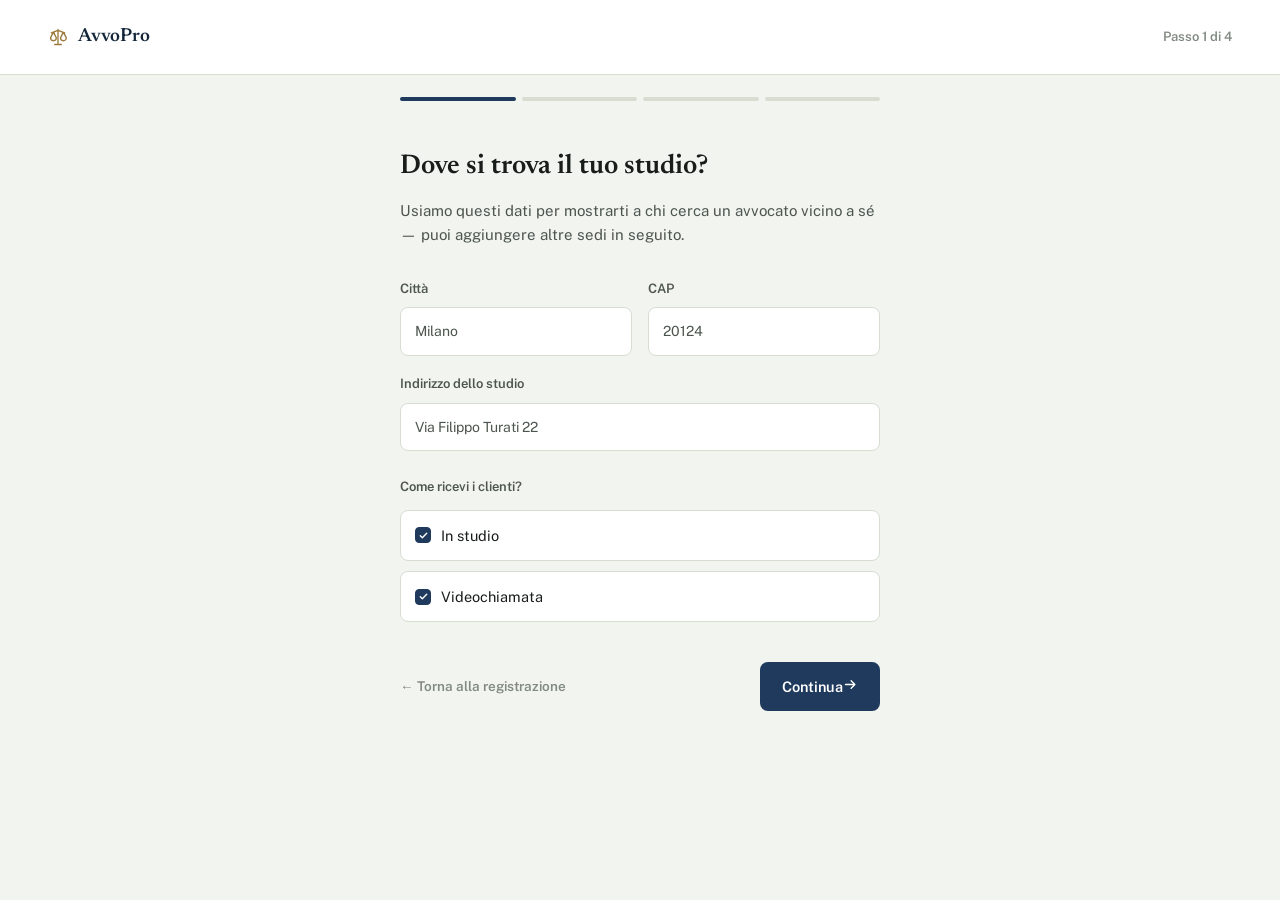
<file: onboarding-1.html>
<!doctype html>
<html lang="it">
<head>
<meta charset="utf-8">
<meta name="viewport" content="width=device-width, initial-scale=1">
<title>Dove si trova il tuo studio? — AvvoPro</title>
<meta name="description" content="Passo 1 di 4: la sede del tuo studio.">
<link rel="preconnect" href="https://fonts.googleapis.com">
<link rel="stylesheet" href="https://fonts.googleapis.com/css2?family=Newsreader:ital,opsz,wght@0,6..72,400;0,6..72,500;0,6..72,600;0,6..72,700;1,6..72,500&family=Public+Sans:wght@400;500;600;700&family=IBM+Plex+Mono:wght@400;500;600&display=swap">
<link rel="stylesheet" href="styles.css">
</head>
<body>
<div class="page">

  <header style="display:flex;align-items:center;justify-content:space-between;padding:22px 48px;border-bottom:1px solid var(--line);background:var(--paper-raised);">
    <a href="index.html" class="brand">
      <svg width="20" height="20" viewBox="0 0 24 24" fill="none" stroke="#9c7a3c" stroke-width="1.6" stroke-linecap="round" stroke-linejoin="round"><path d="M12 3v18M6 7l-3 6a3.5 3.5 0 0 0 7 0L7 7M18 7l-3 6a3.5 3.5 0 0 0 7 0L19 7M6 7h1.5M17.5 7H19M8 21h8M4 7l8-3 8 3"></path></svg>
      <span style="font-family:'Newsreader';font-weight:600;font-size:19px;color:var(--toga-deep);">AvvoPro</span></a>
    <span style="font-size:13px;font-weight:600;color:var(--ink-faint);">Passo 1 di 4</span>
  </header>

  <div style="max-width:560px;margin:0 auto;padding:22px 40px 0;display:flex;gap:6px;">
    <div class="progress-seg on"></div>
    <div class="progress-seg"></div>
    <div class="progress-seg"></div>
    <div class="progress-seg"></div>
  </div>

  <main style="max-width:560px;margin:0 auto;padding:44px 40px 72px;">

    <h1 style="font-size:27px;margin-bottom:10px;">Dove si trova il tuo studio?</h1>
    <p style="font-size:15px;color:var(--ink-soft);margin-bottom:32px;">Usiamo questi dati per mostrarti a chi cerca un avvocato vicino a sé — puoi aggiungere altre sedi in seguito.</p>

    <div style="display:grid;grid-template-columns:1fr 1fr;gap:16px;margin-bottom:18px;">
      <div><label>Città</label><div class="field" style="color:var(--ink-soft);">Milano</div></div>
      <div><label>CAP</label><div class="field" style="color:var(--ink-soft);">20124</div></div>
    </div>
    <div style="margin-bottom:26px;">
      <label>Indirizzo dello studio</label><div class="field" style="color:var(--ink-soft);">Via Filippo Turati 22</div>
    </div>

    <label style="margin-bottom:12px;">Come ricevi i clienti?</label>
    <div style="display:flex;flex-direction:column;gap:10px;margin-bottom:40px;">
      <div class="checkrow"><span class="checkbox on"><svg width="11" height="11" viewBox="0 0 24 24" fill="none" stroke="#fff" stroke-width="3" stroke-linecap="round" stroke-linejoin="round"><path d="M5 12.5l4.5 4.5L19 7"></path></svg></span><span style="font-size:14.5px;">In studio</span></div>
      <div class="checkrow"><span class="checkbox on"><svg width="11" height="11" viewBox="0 0 24 24" fill="none" stroke="#fff" stroke-width="3" stroke-linecap="round" stroke-linejoin="round"><path d="M5 12.5l4.5 4.5L19 7"></path></svg></span><span style="font-size:14.5px;">Videochiamata</span></div>
    </div>

    <div style="display:flex;justify-content:space-between;align-items:center;">
      <a href="registrati.html" style="font-size:13.5px;font-weight:600;color:var(--ink-faint);">← Torna alla registrazione</a>
      <a href="onboarding-2.html" class="btn-primary">Continua<svg width="15" height="15" viewBox="0 0 24 24" fill="none" stroke="currentColor" stroke-width="2.2" stroke-linecap="round" stroke-linejoin="round"><path d="M4 12h15M13 6l6 6-6 6"></path></svg></a>
    </div>

  </main>

</div>

</body>
</html>
</file>
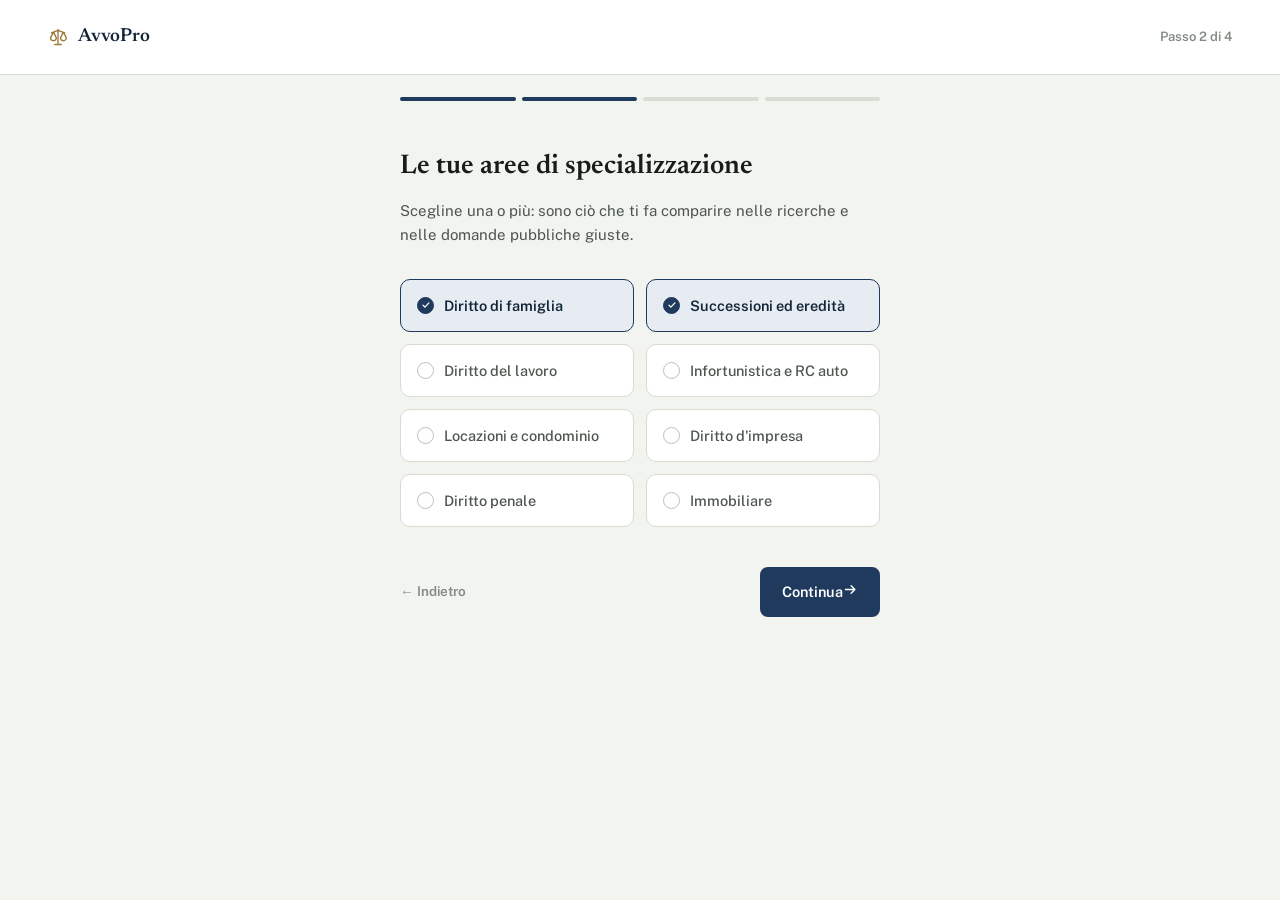
<file: onboarding-2.html>
<!doctype html>
<html lang="it">
<head>
<meta charset="utf-8">
<meta name="viewport" content="width=device-width, initial-scale=1">
<title>Aree di specializzazione — AvvoPro</title>
<meta name="description" content="Passo 2 di 4: le materie in cui lavori.">
<link rel="preconnect" href="https://fonts.googleapis.com">
<link rel="stylesheet" href="https://fonts.googleapis.com/css2?family=Newsreader:ital,opsz,wght@0,6..72,400;0,6..72,500;0,6..72,600;0,6..72,700;1,6..72,500&family=Public+Sans:wght@400;500;600;700&family=IBM+Plex+Mono:wght@400;500;600&display=swap">
<link rel="stylesheet" href="styles.css">
</head>
<body>
<div class="page">

  <header style="display:flex;align-items:center;justify-content:space-between;padding:22px 48px;border-bottom:1px solid var(--line);background:var(--paper-raised);">
    <a href="index.html" class="brand">
      <svg width="20" height="20" viewBox="0 0 24 24" fill="none" stroke="#9c7a3c" stroke-width="1.6" stroke-linecap="round" stroke-linejoin="round"><path d="M12 3v18M6 7l-3 6a3.5 3.5 0 0 0 7 0L7 7M18 7l-3 6a3.5 3.5 0 0 0 7 0L19 7M6 7h1.5M17.5 7H19M8 21h8M4 7l8-3 8 3"></path></svg>
      <span style="font-family:'Newsreader';font-weight:600;font-size:19px;color:var(--toga-deep);">AvvoPro</span></a>
    <span style="font-size:13px;font-weight:600;color:var(--ink-faint);">Passo 2 di 4</span>
  </header>

  <div style="max-width:560px;margin:0 auto;padding:22px 40px 0;display:flex;gap:6px;">
    <div class="progress-seg on"></div>
    <div class="progress-seg on"></div>
    <div class="progress-seg"></div>
    <div class="progress-seg"></div>
  </div>

  <main style="max-width:560px;margin:0 auto;padding:44px 40px 72px;">

    <h1 style="font-size:27px;margin-bottom:10px;">Le tue aree di specializzazione</h1>
    <p style="font-size:15px;color:var(--ink-soft);margin-bottom:32px;">Scegline una o più: sono ciò che ti fa comparire nelle ricerche e nelle domande pubbliche giuste.</p>

    <div style="display:grid;grid-template-columns:1fr 1fr;gap:12px;margin-bottom:40px;">
      <div class="area-chip on"><span class="dot on"><svg width="10" height="10" viewBox="0 0 24 24" fill="none" stroke="#fff" stroke-width="3" stroke-linecap="round" stroke-linejoin="round"><path d="M5 12.5l4.5 4.5L19 7"></path></svg></span>Diritto di famiglia</div>
      <div class="area-chip on"><span class="dot on"><svg width="10" height="10" viewBox="0 0 24 24" fill="none" stroke="#fff" stroke-width="3" stroke-linecap="round" stroke-linejoin="round"><path d="M5 12.5l4.5 4.5L19 7"></path></svg></span>Successioni ed eredità</div>
      <div class="area-chip"><span class="dot"></span>Diritto del lavoro</div>
      <div class="area-chip"><span class="dot"></span>Infortunistica e RC auto</div>
      <div class="area-chip"><span class="dot"></span>Locazioni e condominio</div>
      <div class="area-chip"><span class="dot"></span>Diritto d'impresa</div>
      <div class="area-chip"><span class="dot"></span>Diritto penale</div>
      <div class="area-chip"><span class="dot"></span>Immobiliare</div>
    </div>

    <div style="display:flex;justify-content:space-between;align-items:center;">
      <a href="onboarding-1.html" style="font-size:13.5px;font-weight:600;color:var(--ink-faint);">← Indietro</a>
      <a href="onboarding-3.html" class="btn-primary">Continua<svg width="15" height="15" viewBox="0 0 24 24" fill="none" stroke="currentColor" stroke-width="2.2" stroke-linecap="round" stroke-linejoin="round"><path d="M4 12h15M13 6l6 6-6 6"></path></svg></a>
    </div>

  </main>

</div>

</body>
</html>
</file>
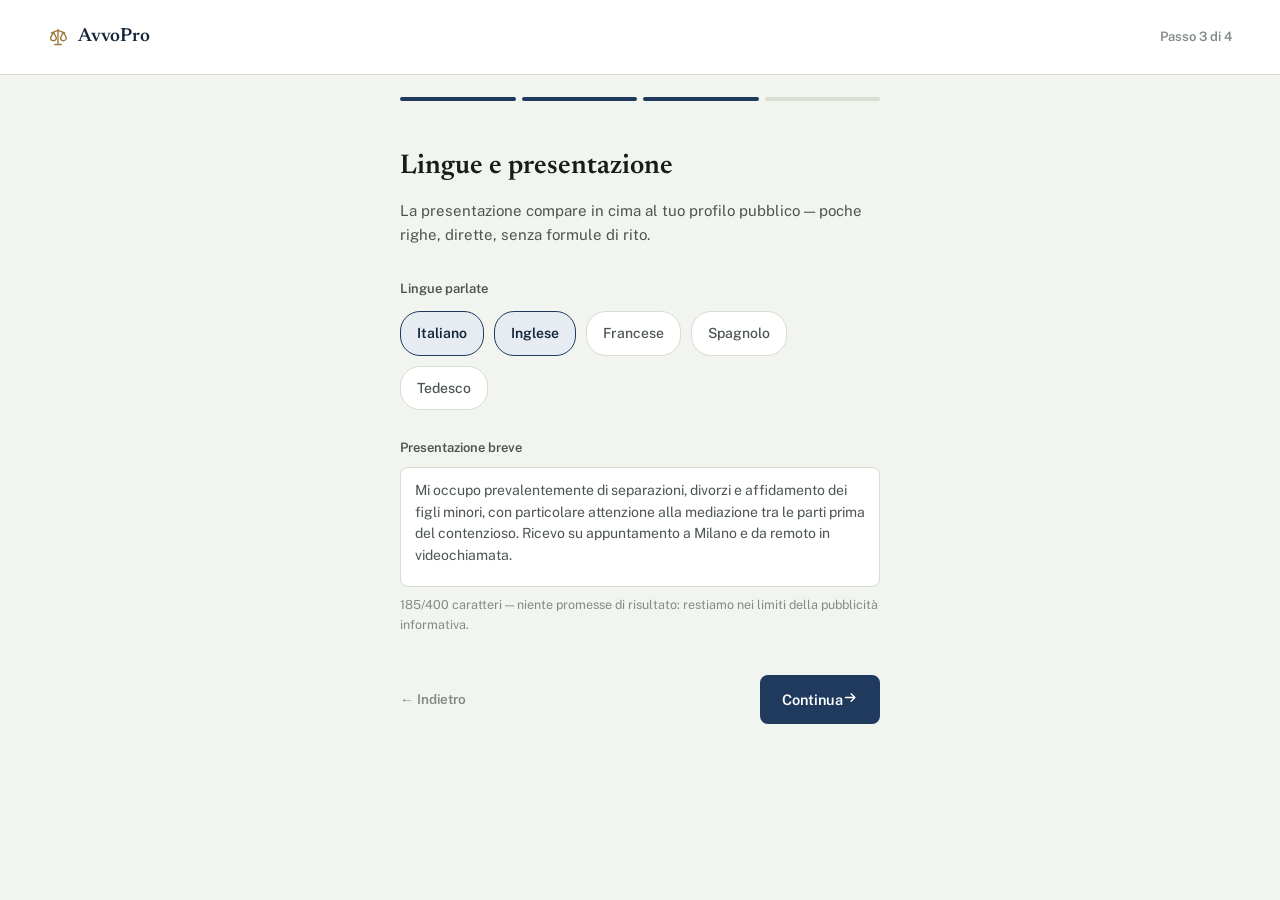
<file: onboarding-3.html>
<!doctype html>
<html lang="it">
<head>
<meta charset="utf-8">
<meta name="viewport" content="width=device-width, initial-scale=1">
<title>Lingue e presentazione — AvvoPro</title>
<meta name="description" content="Passo 3 di 4: lingue parlate e bio pubblica.">
<link rel="preconnect" href="https://fonts.googleapis.com">
<link rel="stylesheet" href="https://fonts.googleapis.com/css2?family=Newsreader:ital,opsz,wght@0,6..72,400;0,6..72,500;0,6..72,600;0,6..72,700;1,6..72,500&family=Public+Sans:wght@400;500;600;700&family=IBM+Plex+Mono:wght@400;500;600&display=swap">
<link rel="stylesheet" href="styles.css">
</head>
<body>
<div class="page">

  <header style="display:flex;align-items:center;justify-content:space-between;padding:22px 48px;border-bottom:1px solid var(--line);background:var(--paper-raised);">
    <a href="index.html" class="brand">
      <svg width="20" height="20" viewBox="0 0 24 24" fill="none" stroke="#9c7a3c" stroke-width="1.6" stroke-linecap="round" stroke-linejoin="round"><path d="M12 3v18M6 7l-3 6a3.5 3.5 0 0 0 7 0L7 7M18 7l-3 6a3.5 3.5 0 0 0 7 0L19 7M6 7h1.5M17.5 7H19M8 21h8M4 7l8-3 8 3"></path></svg>
      <span style="font-family:'Newsreader';font-weight:600;font-size:19px;color:var(--toga-deep);">AvvoPro</span></a>
    <span style="font-size:13px;font-weight:600;color:var(--ink-faint);">Passo 3 di 4</span>
  </header>

  <div style="max-width:560px;margin:0 auto;padding:22px 40px 0;display:flex;gap:6px;">
    <div class="progress-seg on"></div>
    <div class="progress-seg on"></div>
    <div class="progress-seg on"></div>
    <div class="progress-seg"></div>
  </div>

  <main style="max-width:560px;margin:0 auto;padding:44px 40px 72px;">

    <h1 style="font-size:27px;margin-bottom:10px;">Lingue e presentazione</h1>
    <p style="font-size:15px;color:var(--ink-soft);margin-bottom:32px;">La presentazione compare in cima al tuo profilo pubblico — poche righe, dirette, senza formule di rito.</p>

    <label style="margin-bottom:12px;">Lingue parlate</label>
    <div style="display:flex;gap:10px;flex-wrap:wrap;margin-bottom:28px;">
      <div class="lang-chip on">Italiano</div>
      <div class="lang-chip on">Inglese</div>
      <div class="lang-chip">Francese</div>
      <div class="lang-chip">Spagnolo</div>
      <div class="lang-chip">Tedesco</div>
    </div>

    <label>Presentazione breve</label>
    <div class="field" style="min-height:120px;color:var(--ink-soft);line-height:1.55;margin-bottom:8px;">Mi occupo prevalentemente di separazioni, divorzi e affidamento dei figli minori, con particolare attenzione alla mediazione tra le parti prima del contenzioso. Ricevo su appuntamento a Milano e da remoto in videochiamata.</div>
    <p style="font-size:12.5px;color:var(--ink-faint);margin-bottom:40px;">185/400 caratteri — niente promesse di risultato: restiamo nei limiti della pubblicità informativa.</p>

    <div style="display:flex;justify-content:space-between;align-items:center;">
      <a href="onboarding-2.html" style="font-size:13.5px;font-weight:600;color:var(--ink-faint);">← Indietro</a>
      <a href="onboarding-4.html" class="btn-primary">Continua<svg width="15" height="15" viewBox="0 0 24 24" fill="none" stroke="currentColor" stroke-width="2.2" stroke-linecap="round" stroke-linejoin="round"><path d="M4 12h15M13 6l6 6-6 6"></path></svg></a>
    </div>

  </main>

</div>

</body>
</html>
</file>
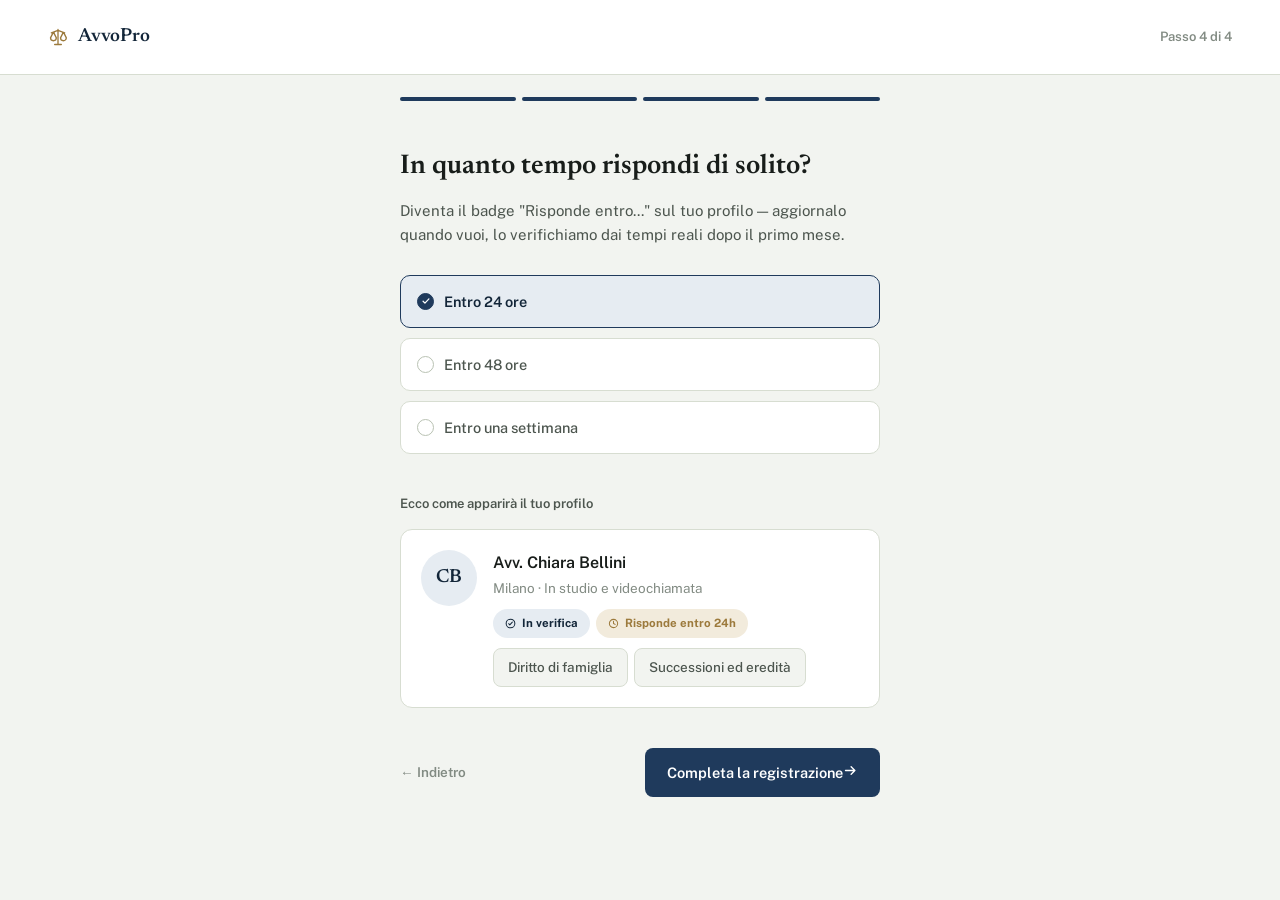
<file: onboarding-4.html>
<!doctype html>
<html lang="it">
<head>
<meta charset="utf-8">
<meta name="viewport" content="width=device-width, initial-scale=1">
<title>Disponibilità e anteprima — AvvoPro</title>
<meta name="description" content="Passo 4 di 4: tempo di risposta e anteprima del profilo.">
<link rel="preconnect" href="https://fonts.googleapis.com">
<link rel="stylesheet" href="https://fonts.googleapis.com/css2?family=Newsreader:ital,opsz,wght@0,6..72,400;0,6..72,500;0,6..72,600;0,6..72,700;1,6..72,500&family=Public+Sans:wght@400;500;600;700&family=IBM+Plex+Mono:wght@400;500;600&display=swap">
<link rel="stylesheet" href="styles.css">
</head>
<body>
<div class="page">

  <header style="display:flex;align-items:center;justify-content:space-between;padding:22px 48px;border-bottom:1px solid var(--line);background:var(--paper-raised);">
    <a href="index.html" class="brand">
      <svg width="20" height="20" viewBox="0 0 24 24" fill="none" stroke="#9c7a3c" stroke-width="1.6" stroke-linecap="round" stroke-linejoin="round"><path d="M12 3v18M6 7l-3 6a3.5 3.5 0 0 0 7 0L7 7M18 7l-3 6a3.5 3.5 0 0 0 7 0L19 7M6 7h1.5M17.5 7H19M8 21h8M4 7l8-3 8 3"></path></svg>
      <span style="font-family:'Newsreader';font-weight:600;font-size:19px;color:var(--toga-deep);">AvvoPro</span></a>
    <span style="font-size:13px;font-weight:600;color:var(--ink-faint);">Passo 4 di 4</span>
  </header>

  <div style="max-width:560px;margin:0 auto;padding:22px 40px 0;display:flex;gap:6px;">
    <div class="progress-seg on"></div>
    <div class="progress-seg on"></div>
    <div class="progress-seg on"></div>
    <div class="progress-seg on"></div>
  </div>

  <main style="max-width:560px;margin:0 auto;padding:44px 40px 72px;">

    <h1 style="font-size:27px;margin-bottom:10px;">In quanto tempo rispondi di solito?</h1>
    <p style="font-size:15px;color:var(--ink-soft);margin-bottom:28px;">Diventa il badge "Risponde entro..." sul tuo profilo — aggiornalo quando vuoi, lo verifichiamo dai tempi reali dopo il primo mese.</p>

    <div style="display:flex;flex-direction:column;gap:10px;margin-bottom:40px;">
      <div class="time-chip on"><span class="dot on"><svg width="10" height="10" viewBox="0 0 24 24" fill="none" stroke="#fff" stroke-width="3" stroke-linecap="round" stroke-linejoin="round"><path d="M5 12.5l4.5 4.5L19 7"></path></svg></span>Entro 24 ore</div>
      <div class="time-chip"><span class="dot"></span>Entro 48 ore</div>
      <div class="time-chip"><span class="dot"></span>Entro una settimana</div>
    </div>

    <label style="margin-bottom:14px;">Ecco come apparirà il tuo profilo</label>
    <div class="card" style="padding:20px;display:flex;gap:16px;margin-bottom:40px;">
      <div class="avatar" style="width:56px;height:56px;background:var(--toga-tint);color:var(--toga-deep);font-size:19px;">CB</div>
      <div>
        <p style="font-size:16px;font-weight:600;margin-bottom:2px;">Avv. Chiara Bellini</p>
        <p style="font-size:13.5px;color:var(--ink-faint);margin-bottom:10px;">Milano · In studio e videochiamata</p>
        <div style="display:flex;gap:6px;flex-wrap:wrap;margin-bottom:10px;">
          <span class="badge" style="background:var(--toga-tint);color:var(--toga-deep);"><svg width="11" height="11" viewBox="0 0 24 24" fill="none" stroke="currentColor" stroke-width="2.2" stroke-linecap="round" stroke-linejoin="round"><path d="M8 12.5l2.5 2.5L16 9"></path><circle cx="12" cy="12" r="9.5"></circle></svg>In verifica</span>
          <span class="badge" style="background:var(--seal-tint);color:var(--seal);"><svg width="11" height="11" viewBox="0 0 24 24" fill="none" stroke="currentColor" stroke-width="2.2" stroke-linecap="round" stroke-linejoin="round"><circle cx="12" cy="12" r="9"></circle><path d="M12 7v5l3.5 2"></path></svg>Risponde entro 24h</span>
        </div>
        <div style="display:flex;gap:6px;flex-wrap:wrap;">
          <span class="tag">Diritto di famiglia</span>
          <span class="tag">Successioni ed eredità</span>
        </div>
      </div>
    </div>

    <div style="display:flex;justify-content:space-between;align-items:center;">
      <a href="onboarding-3.html" style="font-size:13.5px;font-weight:600;color:var(--ink-faint);">← Indietro</a>
      <a href="benvenuto.html" class="btn-primary">Completa la registrazione<svg width="15" height="15" viewBox="0 0 24 24" fill="none" stroke="currentColor" stroke-width="2.2" stroke-linecap="round" stroke-linejoin="round"><path d="M4 12h15M13 6l6 6-6 6"></path></svg></a>
    </div>

  </main>

</div>

</body>
</html>
</file>
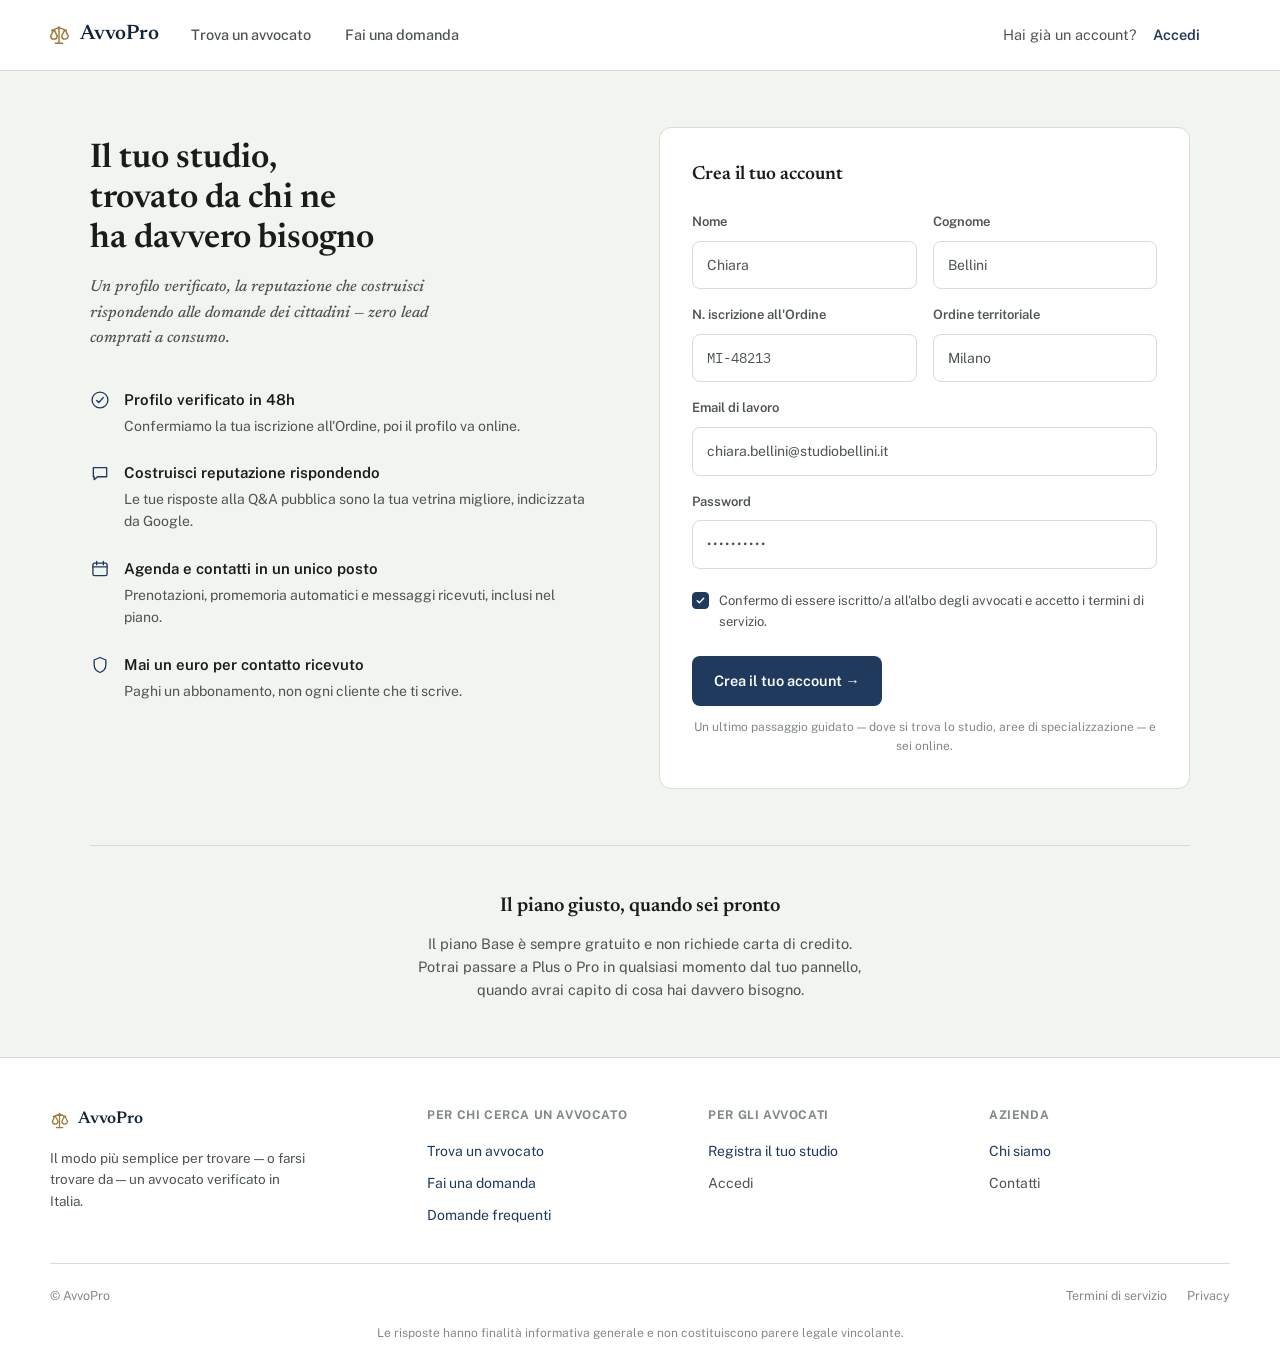
<file: registrati.html>
<!doctype html>
<html lang="it">
<head>
<meta charset="utf-8">
<meta name="viewport" content="width=device-width, initial-scale=1">
<title>Registra il tuo studio legale — AvvoPro</title>
<meta name="description" content="Crea il tuo account verificato gratuito su AvvoPro.">
<link rel="preconnect" href="https://fonts.googleapis.com">
<link rel="stylesheet" href="https://fonts.googleapis.com/css2?family=Newsreader:ital,opsz,wght@0,6..72,400;0,6..72,500;0,6..72,600;0,6..72,700;1,6..72,500&family=Public+Sans:wght@400;500;600;700&family=IBM+Plex+Mono:wght@400;500;600&display=swap">
<link rel="stylesheet" href="styles.css">
</head>
<body>
<div class="page">

  <header class="site-header">
    <a href="index.html" class="brand">
      <svg width="22" height="22" viewBox="0 0 24 24" fill="none" stroke="#9c7a3c" stroke-width="1.6" stroke-linecap="round" stroke-linejoin="round"><path d="M12 3v18M6 7l-3 6a3.5 3.5 0 0 0 7 0L7 7M18 7l-3 6a3.5 3.5 0 0 0 7 0L19 7M6 7h1.5M17.5 7H19M8 21h8M4 7l8-3 8 3"></path></svg>
      <span style="font-family:'Newsreader';font-weight:600;font-size:21px;color:var(--toga-deep);">AvvoPro</span></a>
    <input type="checkbox" id="nav-toggle" class="nav-toggle-input">
    <label for="nav-toggle" class="menu-toggle" aria-label="Apri il menu">
      <svg class="icon-open" width="22" height="22" viewBox="0 0 24 24" fill="none" stroke="currentColor" stroke-width="2" stroke-linecap="round" stroke-linejoin="round"><path d="M4 7h16M4 12h16M4 17h16"></path></svg>
      <svg class="icon-close" width="22" height="22" viewBox="0 0 24 24" fill="none" stroke="currentColor" stroke-width="2" stroke-linecap="round" stroke-linejoin="round"><path d="M6 6l12 12M18 6L6 18"></path></svg>
    </label>
    <nav class="nav-panel">
      <div class="nav-links">
      <a href="risultati.html">Trova un avvocato</a>
      <a href="domanda.html">Fai una domanda</a>
    </div>
      <div class="nav-actions" style="font-size:14.5px;color:var(--ink-soft);">Hai già un account? <a href="#" style="font-weight:600;">Accedi</a></div>
    </nav>
  </header>

  <main style="max-width:1180px;margin:0 auto;padding:56px 40px 0;">

    <div style="display:grid;grid-template-columns:1fr 1.05fr;gap:64px;padding-bottom:56px;">

      <div style="padding-top:12px;">
        <h1 style="font-size:34px;line-height:1.18;margin-bottom:16px;max-width:14ch;">Il tuo studio, trovato da chi ne ha davvero bisogno</h1>
        <p style="font-size:16px;color:var(--ink-soft);font-family:'Newsreader';font-style:italic;font-weight:500;margin-bottom:36px;max-width:42ch;">Un profilo verificato, la reputazione che costruisci rispondendo alle domande dei cittadini — zero lead comprati a consumo.</p>

        <div style="display:flex;flex-direction:column;gap:24px;">
          <div style="display:flex;gap:14px;">
            <svg width="20" height="20" viewBox="0 0 24 24" fill="none" stroke="#1f3a5c" stroke-width="1.6" stroke-linecap="round" stroke-linejoin="round" style="flex:none;margin-top:2px;"><path d="M8 12.5l2.5 2.5L16 9"></path><circle cx="12" cy="12" r="9.5"></circle></svg>
            <div><p style="font-size:15px;font-weight:600;margin-bottom:3px;">Profilo verificato in 48h</p><p style="font-size:14px;color:var(--ink-soft);">Confermiamo la tua iscrizione all'Ordine, poi il profilo va online.</p></div>
          </div>
          <div style="display:flex;gap:14px;">
            <svg width="20" height="20" viewBox="0 0 24 24" fill="none" stroke="#1f3a5c" stroke-width="1.6" stroke-linecap="round" stroke-linejoin="round" style="flex:none;margin-top:2px;"><path d="M4 5.5h16v11H9l-4 3.5v-3.5H4z"></path></svg>
            <div><p style="font-size:15px;font-weight:600;margin-bottom:3px;">Costruisci reputazione rispondendo</p><p style="font-size:14px;color:var(--ink-soft);">Le tue risposte alla Q&amp;A pubblica sono la tua vetrina migliore, indicizzata da Google.</p></div>
          </div>
          <div style="display:flex;gap:14px;">
            <svg width="20" height="20" viewBox="0 0 24 24" fill="none" stroke="#1f3a5c" stroke-width="1.6" stroke-linecap="round" stroke-linejoin="round" style="flex:none;margin-top:2px;"><rect x="3.5" y="5" width="17" height="15" rx="2"></rect><path d="M3.5 9.5h17M8 3v4M16 3v4"></path></svg>
            <div><p style="font-size:15px;font-weight:600;margin-bottom:3px;">Agenda e contatti in un unico posto</p><p style="font-size:14px;color:var(--ink-soft);">Prenotazioni, promemoria automatici e messaggi ricevuti, inclusi nel piano.</p></div>
          </div>
          <div style="display:flex;gap:14px;">
            <svg width="20" height="20" viewBox="0 0 24 24" fill="none" stroke="#1f3a5c" stroke-width="1.6" stroke-linecap="round" stroke-linejoin="round" style="flex:none;margin-top:2px;"><path d="M12 3l7 3v6c0 4.5-3 7.5-7 9-4-1.5-7-4.5-7-9V6z"></path></svg>
            <div><p style="font-size:15px;font-weight:600;margin-bottom:3px;">Mai un euro per contatto ricevuto</p><p style="font-size:14px;color:var(--ink-soft);">Paghi un abbonamento, non ogni cliente che ti scrive.</p></div>
          </div>
        </div>
      </div>

      <div class="card" style="padding:32px;height:fit-content;">
        <h4 style="font-size:19px;margin-bottom:22px;">Crea il tuo account</h4>
        <div style="display:grid;grid-template-columns:1fr 1fr;gap:16px;margin-bottom:16px;">
          <div><label>Nome</label><div class="field" style="color:var(--ink-soft);">Chiara</div></div>
          <div><label>Cognome</label><div class="field" style="color:var(--ink-soft);">Bellini</div></div>
        </div>
        <div style="display:grid;grid-template-columns:1fr 1fr;gap:16px;margin-bottom:16px;">
          <div><label>N. iscrizione all'Ordine</label><div class="field mono" style="color:var(--ink-soft);">MI-48213</div></div>
          <div><label>Ordine territoriale</label><div class="field" style="color:var(--ink-soft);">Milano</div></div>
        </div>
        <div style="margin-bottom:16px;">
          <label>Email di lavoro</label><div class="field" style="color:var(--ink-soft);">chiara.bellini@studiobellini.it</div>
        </div>
        <div style="margin-bottom:22px;">
          <label>Password</label><div class="field" style="color:var(--ink-soft);letter-spacing:2px;">••••••••••</div>
        </div>
        <div style="display:flex;gap:10px;align-items:flex-start;margin-bottom:24px;">
          <div style="width:17px;height:17px;border:1.5px solid var(--toga);border-radius:4px;background:var(--toga);display:flex;align-items:center;justify-content:center;flex:none;margin-top:1px;">
            <svg width="11" height="11" viewBox="0 0 24 24" fill="none" stroke="#fff" stroke-width="3" stroke-linecap="round" stroke-linejoin="round"><path d="M5 12.5l4.5 4.5L19 7"></path></svg>
          </div>
          <p style="font-size:13px;color:var(--ink-soft);">Confermo di essere iscritto/a all'albo degli avvocati e accetto i termini di servizio.</p>
        </div>
        <a href="onboarding-1.html" class="btn-primary">Crea il tuo account →</a>
        <p style="font-size:12px;color:var(--ink-faint);text-align:center;margin-top:12px;">Un ultimo passaggio guidato — dove si trova lo studio, aree di specializzazione — e sei online.</p>
      </div>

    </div>

    <div style="border-top:1px solid var(--line);padding:44px 0 56px;text-align:center;">
      <h3 style="font-size:20px;margin-bottom:10px;">Il piano giusto, quando sei pronto</h3>
      <p style="font-size:14.5px;color:var(--ink-soft);max-width:50ch;margin:0 auto;">Il piano Base è sempre gratuito e non richiede carta di credito. Potrai passare a Plus o Pro in qualsiasi momento dal tuo pannello, quando avrai capito di cosa hai davvero bisogno.</p>
    </div>

  </main>

  <footer class="site-footer">
    <div class="footer-inner">
      <div class="footer-grid">
        <div>
          <div style="display:flex;align-items:center;gap:9px;margin-bottom:14px;">
            <svg width="19" height="19" viewBox="0 0 24 24" fill="none" stroke="#9c7a3c" stroke-width="1.6" stroke-linecap="round" stroke-linejoin="round"><path d="M12 3v18M6 7l-3 6a3.5 3.5 0 0 0 7 0L7 7M18 7l-3 6a3.5 3.5 0 0 0 7 0L19 7M6 7h1.5M17.5 7H19M8 21h8M4 7l8-3 8 3"></path></svg>
            <span style="font-family:'Newsreader';font-weight:600;font-size:17px;color:var(--toga-deep);">AvvoPro</span>
          </div>
          <p style="font-size:13.5px;color:var(--ink-soft);max-width:32ch;">Il modo più semplice per trovare — o farsi trovare da — un avvocato verificato in Italia.</p>
        </div>
        <div>
          <p style="font-size:12px;text-transform:uppercase;letter-spacing:.05em;color:var(--ink-faint);font-weight:700;margin-bottom:14px;">Per chi cerca un avvocato</p>
          <div class="footer-links">
            <a href="risultati.html">Trova un avvocato</a>
            <a href="domanda.html">Fai una domanda</a>
            <a href="faq.html">Domande frequenti</a>
          </div>
        </div>
        <div>
          <p style="font-size:12px;text-transform:uppercase;letter-spacing:.05em;color:var(--ink-faint);font-weight:700;margin-bottom:14px;">Per gli avvocati</p>
          <div class="footer-links">
            <a href="registrati.html">Registra il tuo studio</a>
            <a href="#" style="color:var(--ink-soft);">Accedi</a>
          </div>
        </div>
        <div>
          <p style="font-size:12px;text-transform:uppercase;letter-spacing:.05em;color:var(--ink-faint);font-weight:700;margin-bottom:14px;">Azienda</p>
          <div class="footer-links">
            <a href="chi-siamo.html">Chi siamo</a>
            <a href="#" style="color:var(--ink-soft);">Contatti</a>
          </div>
        </div>
      </div>
      <div class="footer-bottom">
        <span style="font-size:12.5px;color:var(--ink-faint);">© AvvoPro</span>
        <div class="footer-legal">
          <a href="#" style="color:var(--ink-faint);">Termini di servizio</a>
          <a href="#" style="color:var(--ink-faint);">Privacy</a>
        </div>
      </div>
      <p class="footer-disclaimer">Le risposte hanno finalità informativa generale e non costituiscono parere legale vincolante.</p>
    </div>
  </footer>

</div>

</body>
</html>
</file>
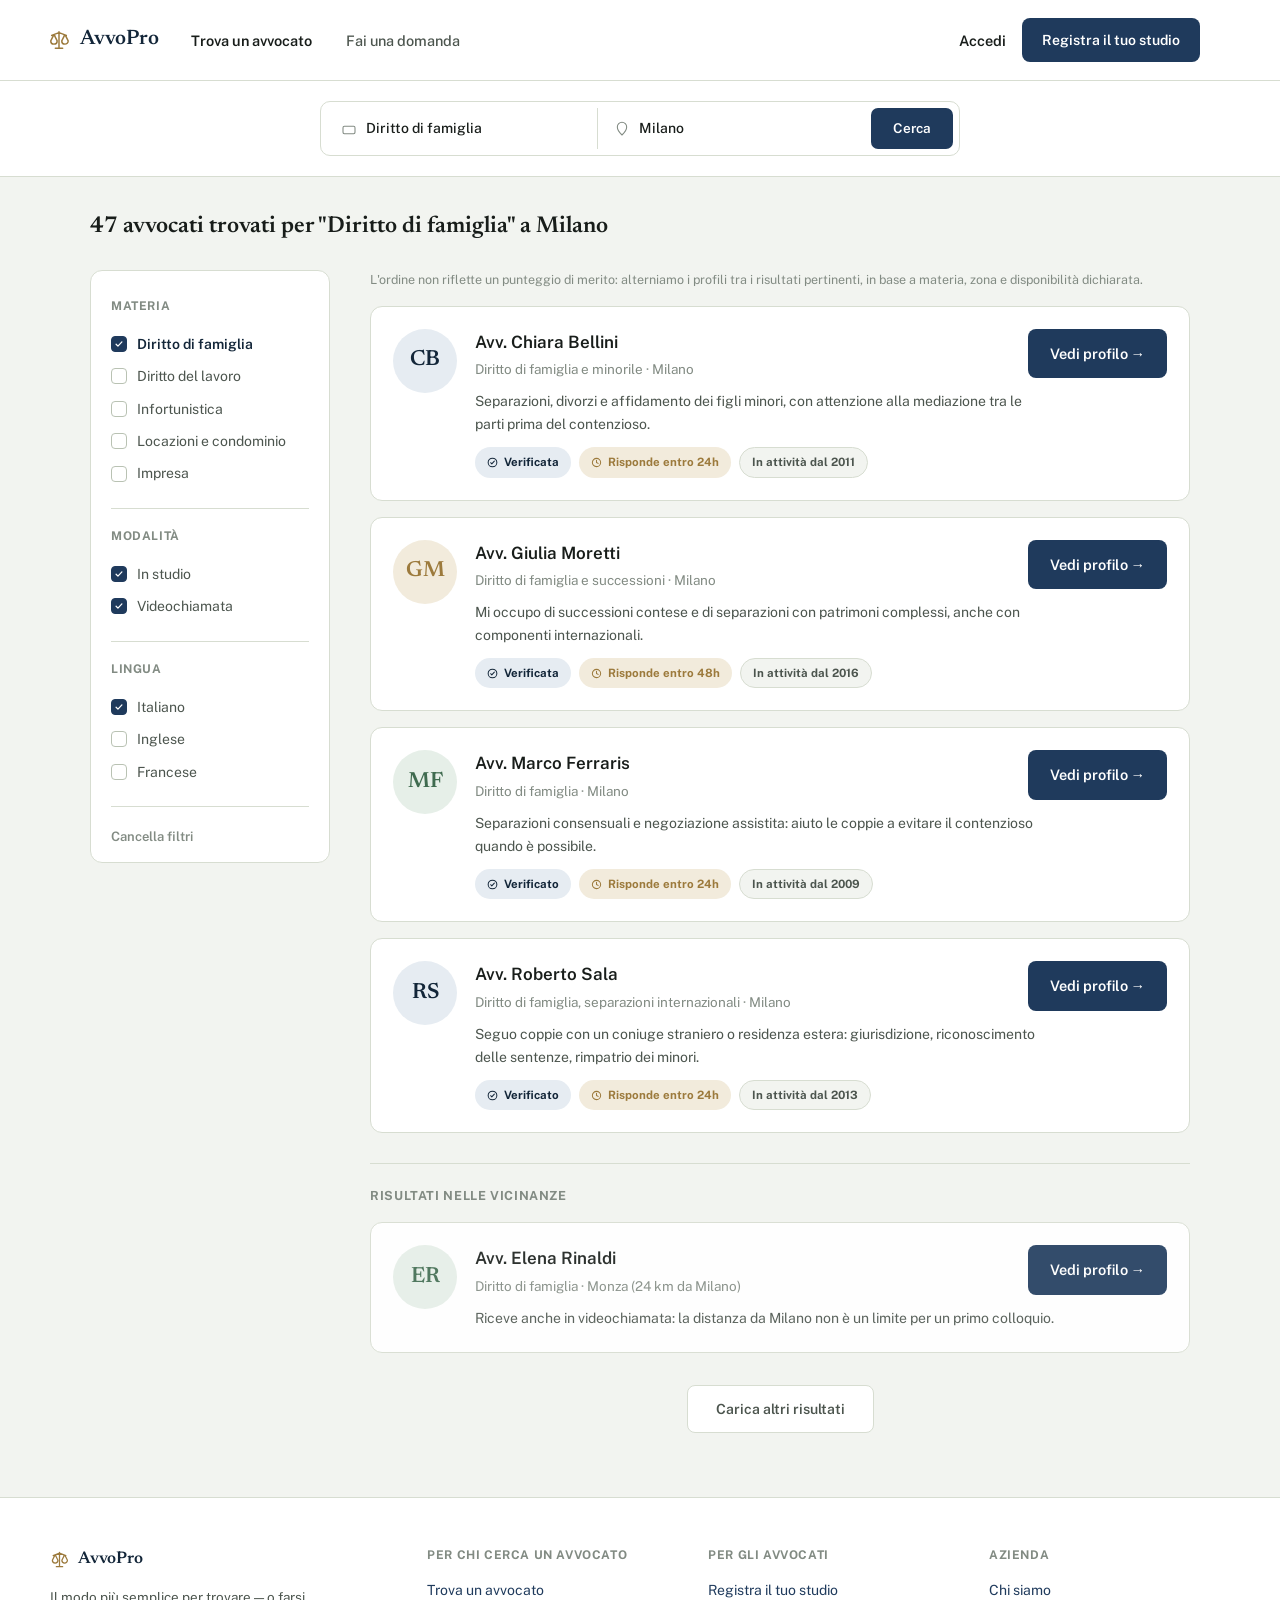
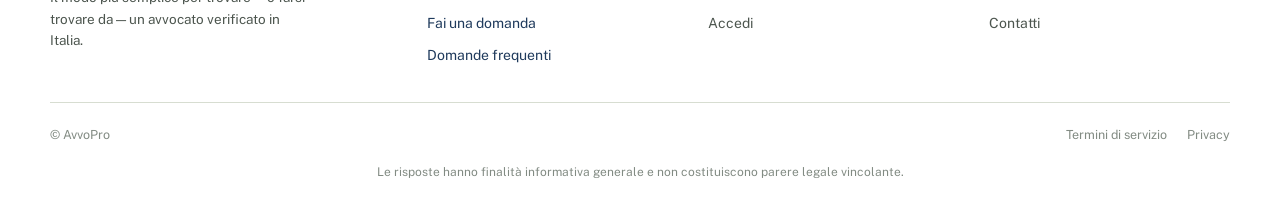
<file: risultati.html>
<!doctype html>
<html lang="it">
<head>
<meta charset="utf-8">
<meta name="viewport" content="width=device-width, initial-scale=1">
<title>Avvocati per Diritto di famiglia a Milano — AvvoPro</title>
<meta name="description" content="47 avvocati verificati trovati per Diritto di famiglia a Milano.">
<link rel="preconnect" href="https://fonts.googleapis.com">
<link rel="stylesheet" href="https://fonts.googleapis.com/css2?family=Newsreader:ital,opsz,wght@0,6..72,400;0,6..72,500;0,6..72,600;0,6..72,700;1,6..72,500&family=Public+Sans:wght@400;500;600;700&family=IBM+Plex+Mono:wght@400;500;600&display=swap">
<link rel="stylesheet" href="styles.css">
</head>
<body>
<div class="page">

  <header class="site-header">
    <a href="index.html" class="brand">
      <svg width="22" height="22" viewBox="0 0 24 24" fill="none" stroke="#9c7a3c" stroke-width="1.6" stroke-linecap="round" stroke-linejoin="round"><path d="M12 3v18M6 7l-3 6a3.5 3.5 0 0 0 7 0L7 7M18 7l-3 6a3.5 3.5 0 0 0 7 0L19 7M6 7h1.5M17.5 7H19M8 21h8M4 7l8-3 8 3"></path></svg>
      <span style="font-family:'Newsreader';font-weight:600;font-size:21px;color:var(--toga-deep);">AvvoPro</span></a>
    <input type="checkbox" id="nav-toggle" class="nav-toggle-input">
    <label for="nav-toggle" class="menu-toggle" aria-label="Apri il menu">
      <svg class="icon-open" width="22" height="22" viewBox="0 0 24 24" fill="none" stroke="currentColor" stroke-width="2" stroke-linecap="round" stroke-linejoin="round"><path d="M4 7h16M4 12h16M4 17h16"></path></svg>
      <svg class="icon-close" width="22" height="22" viewBox="0 0 24 24" fill="none" stroke="currentColor" stroke-width="2" stroke-linecap="round" stroke-linejoin="round"><path d="M6 6l12 12M18 6L6 18"></path></svg>
    </label>
    <nav class="nav-panel">
      <div class="nav-links">
      <a href="risultati.html" class="current">Trova un avvocato</a>
      <a href="domanda.html">Fai una domanda</a>
    </div>
      <div class="nav-actions">
      <a href="#" style="font-size:14.5px;font-weight:600;color:var(--ink);">Accedi</a>
      <a href="registrati.html" class="btn-primary" style="padding:11px 20px;font-size:14px;">Registra il tuo studio</a>
    </div>
    </nav>
  </header>

  <div style="background:var(--paper-raised);border-bottom:1px solid var(--line);padding:20px 40px;">
    <div style="max-width:1180px;margin:0 auto;display:flex;gap:2px;background:#fff;border:1px solid var(--line);border-radius:10px;padding:6px;max-width:640px;">
      <div style="flex:1;display:flex;align-items:center;gap:9px;padding:9px 14px;border-right:1px solid var(--line);">
        <svg width="16" height="16" viewBox="0 0 24 24" fill="none" stroke="#828b83" stroke-width="1.6" stroke-linecap="round" stroke-linejoin="round"><rect x="3" y="8" width="18" height="11" rx="2"></rect></svg>
        <span style="font-size:14px;font-weight:500;">Diritto di famiglia</span>
      </div>
      <div style="flex:1;display:flex;align-items:center;gap:9px;padding:9px 14px;">
        <svg width="16" height="16" viewBox="0 0 24 24" fill="none" stroke="#828b83" stroke-width="1.6" stroke-linecap="round" stroke-linejoin="round"><path d="M12 21s7-6.5 7-12a7 7 0 1 0-14 0c0 5.5 7 12 7 12z"></path></svg>
        <span style="font-size:14px;font-weight:500;">Milano</span>
      </div>
      <div style="background:var(--toga);color:#fff;border-radius:7px;padding:0 22px;font-weight:600;font-size:13.5px;display:flex;align-items:center;">Cerca</div>
    </div>
  </div>

  <main style="max-width:1180px;margin:0 auto;padding:32px 40px 64px;">

    <h1 style="font-size:23px;margin-bottom:24px;">47 avvocati trovati per "Diritto di famiglia" a Milano</h1>

    <div style="display:grid;grid-template-columns:240px 1fr;gap:40px;align-items:start;">

      <aside class="card" style="padding:8px 20px;position:sticky;top:20px;">
        <div class="filter-group">
          <div class="filter-title">Materia</div>
          <div class="filter-item" style="color:var(--toga-deep);font-weight:600;"><span class="checkbox on"><svg width="10" height="10" viewBox="0 0 24 24" fill="none" stroke="#fff" stroke-width="3" stroke-linecap="round" stroke-linejoin="round"><path d="M5 12.5l4.5 4.5L19 7"></path></svg></span>Diritto di famiglia</div>
          <div class="filter-item"><span class="checkbox"></span>Diritto del lavoro</div>
          <div class="filter-item"><span class="checkbox"></span>Infortunistica</div>
          <div class="filter-item"><span class="checkbox"></span>Locazioni e condominio</div>
          <div class="filter-item"><span class="checkbox"></span>Impresa</div>
        </div>
        <div class="filter-group">
          <div class="filter-title">Modalità</div>
          <div class="filter-item"><span class="checkbox on"><svg width="10" height="10" viewBox="0 0 24 24" fill="none" stroke="#fff" stroke-width="3" stroke-linecap="round" stroke-linejoin="round"><path d="M5 12.5l4.5 4.5L19 7"></path></svg></span>In studio</div>
          <div class="filter-item"><span class="checkbox on"><svg width="10" height="10" viewBox="0 0 24 24" fill="none" stroke="#fff" stroke-width="3" stroke-linecap="round" stroke-linejoin="round"><path d="M5 12.5l4.5 4.5L19 7"></path></svg></span>Videochiamata</div>
        </div>
        <div class="filter-group">
          <div class="filter-title">Lingua</div>
          <div class="filter-item"><span class="checkbox on"><svg width="10" height="10" viewBox="0 0 24 24" fill="none" stroke="#fff" stroke-width="3" stroke-linecap="round" stroke-linejoin="round"><path d="M5 12.5l4.5 4.5L19 7"></path></svg></span>Italiano</div>
          <div class="filter-item"><span class="checkbox"></span>Inglese</div>
          <div class="filter-item"><span class="checkbox"></span>Francese</div>
        </div>
        <div style="padding:16px 0 6px;">
          <a href="#" style="font-size:13px;font-weight:600;color:var(--ink-faint);">Cancella filtri</a>
        </div>
      </aside>

      <div>
        <p style="font-size:12.5px;color:var(--ink-faint);margin-bottom:16px;">L'ordine non riflette un punteggio di merito: alterniamo i profili tra i risultati pertinenti, in base a materia, zona e disponibilità dichiarata.</p>

        <div style="display:flex;flex-direction:column;gap:16px;">

          <div class="card" style="padding:22px;display:flex;gap:18px;">
            <div class="avatar" style="width:64px;height:64px;background:var(--toga-tint);color:var(--toga-deep);font-size:22px;">CB</div>
            <div style="flex:1;">
              <div style="display:flex;justify-content:space-between;align-items:flex-start;">
                <div>
                  <p style="font-size:17px;font-weight:600;margin-bottom:3px;">Avv. Chiara Bellini</p>
                  <p style="font-size:13.5px;color:var(--ink-faint);margin-bottom:10px;">Diritto di famiglia e minorile · Milano</p>
                </div>
                <a href="avvocato.html" class="btn-primary" style="flex:none;">Vedi profilo →</a>
              </div>
              <p style="font-size:14px;color:var(--ink-soft);margin-bottom:12px;max-width:64ch;">Separazioni, divorzi e affidamento dei figli minori, con attenzione alla mediazione tra le parti prima del contenzioso.</p>
              <div style="display:flex;gap:8px;">
                <span class="badge" style="background:var(--toga-tint);color:var(--toga-deep);"><svg width="11" height="11" viewBox="0 0 24 24" fill="none" stroke="currentColor" stroke-width="2.2" stroke-linecap="round" stroke-linejoin="round"><path d="M8 12.5l2.5 2.5L16 9"></path><circle cx="12" cy="12" r="9.5"></circle></svg>Verificata</span>
                <span class="badge" style="background:var(--seal-tint);color:var(--seal);"><svg width="11" height="11" viewBox="0 0 24 24" fill="none" stroke="currentColor" stroke-width="2.2" stroke-linecap="round" stroke-linejoin="round"><circle cx="12" cy="12" r="9"></circle><path d="M12 7v5l3.5 2"></path></svg>Risponde entro 24h</span>
                <span class="badge" style="background:var(--paper);color:var(--ink-soft);border:1px solid var(--line);">In attività dal 2011</span>
              </div>
            </div>
          </div>

          <div class="card" style="padding:22px;display:flex;gap:18px;">
            <div class="avatar" style="width:64px;height:64px;background:var(--seal-tint);color:var(--seal);font-size:22px;">GM</div>
            <div style="flex:1;">
              <div style="display:flex;justify-content:space-between;align-items:flex-start;">
                <div>
                  <p style="font-size:17px;font-weight:600;margin-bottom:3px;">Avv. Giulia Moretti</p>
                  <p style="font-size:13.5px;color:var(--ink-faint);margin-bottom:10px;">Diritto di famiglia e successioni · Milano</p>
                </div>
                <a href="avvocato.html" class="btn-primary" style="flex:none;">Vedi profilo →</a>
              </div>
              <p style="font-size:14px;color:var(--ink-soft);margin-bottom:12px;max-width:64ch;">Mi occupo di successioni contese e di separazioni con patrimoni complessi, anche con componenti internazionali.</p>
              <div style="display:flex;gap:8px;">
                <span class="badge" style="background:var(--toga-tint);color:var(--toga-deep);"><svg width="11" height="11" viewBox="0 0 24 24" fill="none" stroke="currentColor" stroke-width="2.2" stroke-linecap="round" stroke-linejoin="round"><path d="M8 12.5l2.5 2.5L16 9"></path><circle cx="12" cy="12" r="9.5"></circle></svg>Verificata</span>
                <span class="badge" style="background:var(--seal-tint);color:var(--seal);"><svg width="11" height="11" viewBox="0 0 24 24" fill="none" stroke="currentColor" stroke-width="2.2" stroke-linecap="round" stroke-linejoin="round"><circle cx="12" cy="12" r="9"></circle><path d="M12 7v5l3.5 2"></path></svg>Risponde entro 48h</span>
                <span class="badge" style="background:var(--paper);color:var(--ink-soft);border:1px solid var(--line);">In attività dal 2016</span>
              </div>
            </div>
          </div>

          <div class="card" style="padding:22px;display:flex;gap:18px;">
            <div class="avatar" style="width:64px;height:64px;background:var(--good-tint);color:var(--good);font-size:22px;">MF</div>
            <div style="flex:1;">
              <div style="display:flex;justify-content:space-between;align-items:flex-start;">
                <div>
                  <p style="font-size:17px;font-weight:600;margin-bottom:3px;">Avv. Marco Ferraris</p>
                  <p style="font-size:13.5px;color:var(--ink-faint);margin-bottom:10px;">Diritto di famiglia · Milano</p>
                </div>
                <a href="avvocato.html" class="btn-primary" style="flex:none;">Vedi profilo →</a>
              </div>
              <p style="font-size:14px;color:var(--ink-soft);margin-bottom:12px;max-width:64ch;">Separazioni consensuali e negoziazione assistita: aiuto le coppie a evitare il contenzioso quando è possibile.</p>
              <div style="display:flex;gap:8px;">
                <span class="badge" style="background:var(--toga-tint);color:var(--toga-deep);"><svg width="11" height="11" viewBox="0 0 24 24" fill="none" stroke="currentColor" stroke-width="2.2" stroke-linecap="round" stroke-linejoin="round"><path d="M8 12.5l2.5 2.5L16 9"></path><circle cx="12" cy="12" r="9.5"></circle></svg>Verificato</span>
                <span class="badge" style="background:var(--seal-tint);color:var(--seal);"><svg width="11" height="11" viewBox="0 0 24 24" fill="none" stroke="currentColor" stroke-width="2.2" stroke-linecap="round" stroke-linejoin="round"><circle cx="12" cy="12" r="9"></circle><path d="M12 7v5l3.5 2"></path></svg>Risponde entro 24h</span>
                <span class="badge" style="background:var(--paper);color:var(--ink-soft);border:1px solid var(--line);">In attività dal 2009</span>
              </div>
            </div>
          </div>

          <div class="card" style="padding:22px;display:flex;gap:18px;">
            <div class="avatar" style="width:64px;height:64px;background:var(--toga-tint);color:var(--toga-deep);font-size:22px;">RS</div>
            <div style="flex:1;">
              <div style="display:flex;justify-content:space-between;align-items:flex-start;">
                <div>
                  <p style="font-size:17px;font-weight:600;margin-bottom:3px;">Avv. Roberto Sala</p>
                  <p style="font-size:13.5px;color:var(--ink-faint);margin-bottom:10px;">Diritto di famiglia, separazioni internazionali · Milano</p>
                </div>
                <a href="avvocato.html" class="btn-primary" style="flex:none;">Vedi profilo →</a>
              </div>
              <p style="font-size:14px;color:var(--ink-soft);margin-bottom:12px;max-width:64ch;">Seguo coppie con un coniuge straniero o residenza estera: giurisdizione, riconoscimento delle sentenze, rimpatrio dei minori.</p>
              <div style="display:flex;gap:8px;">
                <span class="badge" style="background:var(--toga-tint);color:var(--toga-deep);"><svg width="11" height="11" viewBox="0 0 24 24" fill="none" stroke="currentColor" stroke-width="2.2" stroke-linecap="round" stroke-linejoin="round"><path d="M8 12.5l2.5 2.5L16 9"></path><circle cx="12" cy="12" r="9.5"></circle></svg>Verificato</span>
                <span class="badge" style="background:var(--seal-tint);color:var(--seal);"><svg width="11" height="11" viewBox="0 0 24 24" fill="none" stroke="currentColor" stroke-width="2.2" stroke-linecap="round" stroke-linejoin="round"><circle cx="12" cy="12" r="9"></circle><path d="M12 7v5l3.5 2"></path></svg>Risponde entro 24h</span>
                <span class="badge" style="background:var(--paper);color:var(--ink-soft);border:1px solid var(--line);">In attività dal 2013</span>
              </div>
            </div>
          </div>

        </div>

        <div style="margin-top:30px;padding-top:22px;border-top:1px solid var(--line);">
          <p style="font-size:12.5px;font-weight:700;text-transform:uppercase;letter-spacing:.05em;color:var(--ink-faint);margin-bottom:16px;">Risultati nelle vicinanze</p>
          <div class="card" style="padding:22px;display:flex;gap:18px;opacity:.9;">
            <div class="avatar" style="width:64px;height:64px;background:var(--good-tint);color:var(--good);font-size:22px;">ER</div>
            <div style="flex:1;">
              <div style="display:flex;justify-content:space-between;align-items:flex-start;">
                <div>
                  <p style="font-size:17px;font-weight:600;margin-bottom:3px;">Avv. Elena Rinaldi</p>
                  <p style="font-size:13.5px;color:var(--ink-faint);margin-bottom:10px;">Diritto di famiglia · Monza (24 km da Milano)</p>
                </div>
                <a href="avvocato.html" class="btn-primary" style="flex:none;">Vedi profilo →</a>
              </div>
              <p style="font-size:14px;color:var(--ink-soft);">Riceve anche in videochiamata: la distanza da Milano non è un limite per un primo colloquio.</p>
            </div>
          </div>
        </div>

        <div style="text-align:center;padding-top:32px;">
          <div style="display:inline-block;border:1px solid var(--line);border-radius:8px;padding:12px 28px;font-size:14px;font-weight:600;color:var(--ink-soft);background:var(--paper-raised);">Carica altri risultati</div>
        </div>

      </div>

    </div>

  </main>

  <footer class="site-footer">
    <div class="footer-inner">
      <div class="footer-grid">
        <div>
          <div style="display:flex;align-items:center;gap:9px;margin-bottom:14px;">
            <svg width="19" height="19" viewBox="0 0 24 24" fill="none" stroke="#9c7a3c" stroke-width="1.6" stroke-linecap="round" stroke-linejoin="round"><path d="M12 3v18M6 7l-3 6a3.5 3.5 0 0 0 7 0L7 7M18 7l-3 6a3.5 3.5 0 0 0 7 0L19 7M6 7h1.5M17.5 7H19M8 21h8M4 7l8-3 8 3"></path></svg>
            <span style="font-family:'Newsreader';font-weight:600;font-size:17px;color:var(--toga-deep);">AvvoPro</span>
          </div>
          <p style="font-size:13.5px;color:var(--ink-soft);max-width:32ch;">Il modo più semplice per trovare — o farsi trovare da — un avvocato verificato in Italia.</p>
        </div>
        <div>
          <p style="font-size:12px;text-transform:uppercase;letter-spacing:.05em;color:var(--ink-faint);font-weight:700;margin-bottom:14px;">Per chi cerca un avvocato</p>
          <div class="footer-links">
            <a href="risultati.html">Trova un avvocato</a>
            <a href="domanda.html">Fai una domanda</a>
            <a href="faq.html">Domande frequenti</a>
          </div>
        </div>
        <div>
          <p style="font-size:12px;text-transform:uppercase;letter-spacing:.05em;color:var(--ink-faint);font-weight:700;margin-bottom:14px;">Per gli avvocati</p>
          <div class="footer-links">
            <a href="registrati.html">Registra il tuo studio</a>
            <a href="#" style="color:var(--ink-soft);">Accedi</a>
          </div>
        </div>
        <div>
          <p style="font-size:12px;text-transform:uppercase;letter-spacing:.05em;color:var(--ink-faint);font-weight:700;margin-bottom:14px;">Azienda</p>
          <div class="footer-links">
            <a href="chi-siamo.html">Chi siamo</a>
            <a href="#" style="color:var(--ink-soft);">Contatti</a>
          </div>
        </div>
      </div>
      <div class="footer-bottom">
        <span style="font-size:12.5px;color:var(--ink-faint);">© AvvoPro</span>
        <div class="footer-legal">
          <a href="#" style="color:var(--ink-faint);">Termini di servizio</a>
          <a href="#" style="color:var(--ink-faint);">Privacy</a>
        </div>
      </div>
      <p class="footer-disclaimer">Le risposte hanno finalità informativa generale e non costituiscono parere legale vincolante.</p>
    </div>
  </footer>

</div>

</body>
</html>
</file>
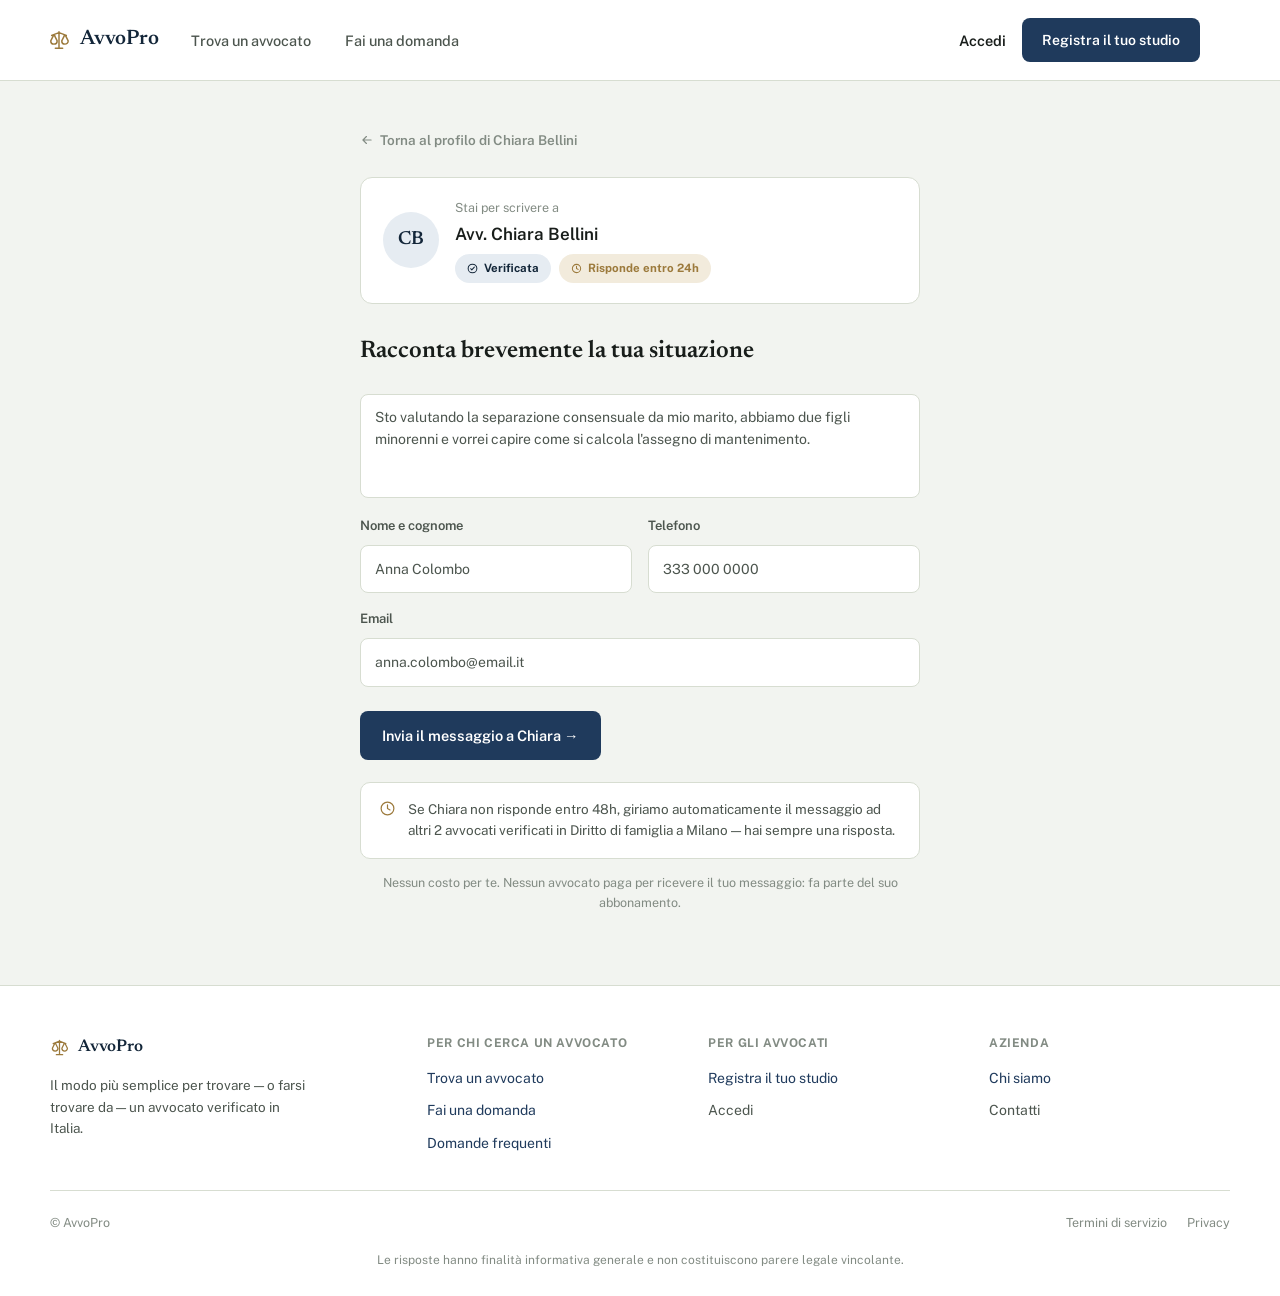
<file: scrivi.html>
<!doctype html>
<html lang="it">
<head>
<meta charset="utf-8">
<meta name="viewport" content="width=device-width, initial-scale=1">
<title>Scrivi a Avv. Chiara Bellini — AvvoPro</title>
<meta name="description" content="Invia un messaggio privato a un avvocato verificato.">
<link rel="preconnect" href="https://fonts.googleapis.com">
<link rel="stylesheet" href="https://fonts.googleapis.com/css2?family=Newsreader:ital,opsz,wght@0,6..72,400;0,6..72,500;0,6..72,600;0,6..72,700;1,6..72,500&family=Public+Sans:wght@400;500;600;700&family=IBM+Plex+Mono:wght@400;500;600&display=swap">
<link rel="stylesheet" href="styles.css">
</head>
<body>
<div class="page">

  <header class="site-header">
    <a href="index.html" class="brand">
      <svg width="22" height="22" viewBox="0 0 24 24" fill="none" stroke="#9c7a3c" stroke-width="1.6" stroke-linecap="round" stroke-linejoin="round"><path d="M12 3v18M6 7l-3 6a3.5 3.5 0 0 0 7 0L7 7M18 7l-3 6a3.5 3.5 0 0 0 7 0L19 7M6 7h1.5M17.5 7H19M8 21h8M4 7l8-3 8 3"></path></svg>
      <span style="font-family:'Newsreader';font-weight:600;font-size:21px;color:var(--toga-deep);">AvvoPro</span></a>
    <input type="checkbox" id="nav-toggle" class="nav-toggle-input">
    <label for="nav-toggle" class="menu-toggle" aria-label="Apri il menu">
      <svg class="icon-open" width="22" height="22" viewBox="0 0 24 24" fill="none" stroke="currentColor" stroke-width="2" stroke-linecap="round" stroke-linejoin="round"><path d="M4 7h16M4 12h16M4 17h16"></path></svg>
      <svg class="icon-close" width="22" height="22" viewBox="0 0 24 24" fill="none" stroke="currentColor" stroke-width="2" stroke-linecap="round" stroke-linejoin="round"><path d="M6 6l12 12M18 6L6 18"></path></svg>
    </label>
    <nav class="nav-panel">
      <div class="nav-links">
      <a href="risultati.html">Trova un avvocato</a>
      <a href="domanda.html">Fai una domanda</a>
    </div>
      <div class="nav-actions">
      <a href="#" style="font-size:14.5px;font-weight:600;color:var(--ink);">Accedi</a>
      <a href="registrati.html" class="btn-primary" style="padding:11px 20px;font-size:14px;">Registra il tuo studio</a>
    </div>
    </nav>
  </header>

  <main style="max-width:640px;margin:0 auto;padding:48px 40px 72px;">

    <a href="#" style="font-size:13.5px;font-weight:600;color:var(--ink-faint);display:inline-flex;align-items:center;gap:6px;margin-bottom:26px;">
      <svg width="14" height="14" viewBox="0 0 24 24" fill="none" stroke="currentColor" stroke-width="2" stroke-linecap="round" stroke-linejoin="round"><path d="M19 12H5M11 6l-6 6 6 6"></path></svg>
      Torna al profilo di Chiara Bellini
    </a>

    <div class="card" style="padding:20px 22px;display:flex;align-items:center;gap:16px;margin-bottom:28px;">
      <div class="avatar" style="width:56px;height:56px;background:var(--toga-tint);color:var(--toga-deep);font-size:19px;">CB</div>
      <div>
        <p style="font-size:12.5px;color:var(--ink-faint);margin-bottom:3px;">Stai per scrivere a</p>
        <p style="font-size:17px;font-weight:600;margin-bottom:6px;">Avv. Chiara Bellini</p>
        <div style="display:flex;gap:8px;">
          <span class="badge" style="background:var(--toga-tint);color:var(--toga-deep);"><svg width="11" height="11" viewBox="0 0 24 24" fill="none" stroke="currentColor" stroke-width="2.2" stroke-linecap="round" stroke-linejoin="round"><path d="M8 12.5l2.5 2.5L16 9"></path><circle cx="12" cy="12" r="9.5"></circle></svg>Verificata</span>
          <span class="badge" style="background:var(--seal-tint);color:var(--seal);"><svg width="11" height="11" viewBox="0 0 24 24" fill="none" stroke="currentColor" stroke-width="2.2" stroke-linecap="round" stroke-linejoin="round"><circle cx="12" cy="12" r="9"></circle><path d="M12 7v5l3.5 2"></path></svg>Risponde entro 24h</span>
        </div>
      </div>
    </div>

    <h1 style="font-size:24px;margin-bottom:24px;">Racconta brevemente la tua situazione</h1>

    <div style="margin-bottom:18px;">
      <div class="field" style="min-height:104px;color:var(--ink-soft);line-height:1.55;">Sto valutando la separazione consensuale da mio marito, abbiamo due figli minorenni e vorrei capire come si calcola l'assegno di mantenimento.</div>
    </div>
    <div style="display:grid;grid-template-columns:1fr 1fr;gap:16px;margin-bottom:16px;">
      <div><label>Nome e cognome</label><div class="field" style="color:var(--ink-soft);">Anna Colombo</div></div>
      <div><label>Telefono</label><div class="field" style="color:var(--ink-soft);">333 000 0000</div></div>
    </div>
    <div style="margin-bottom:24px;">
      <label>Email</label><div class="field" style="color:var(--ink-soft);">anna.colombo@email.it</div>
    </div>

    <div class="btn-primary" style="margin-bottom:22px;">Invia il messaggio a Chiara →</div>

    <div style="display:flex;gap:12px;padding:16px 18px;background:var(--paper-raised);border:1px solid var(--line);border-radius:10px;margin-bottom:14px;">
      <svg width="17" height="17" viewBox="0 0 24 24" fill="none" stroke="#9c7a3c" stroke-width="1.7" stroke-linecap="round" stroke-linejoin="round" style="flex:none;margin-top:1px;"><circle cx="12" cy="12" r="9"></circle><path d="M12 7v5l3.5 2"></path></svg>
      <p style="font-size:13.5px;color:var(--ink-soft);">Se Chiara non risponde entro 48h, giriamo automaticamente il messaggio ad altri 2 avvocati verificati in Diritto di famiglia a Milano — hai sempre una risposta.</p>
    </div>
    <p style="font-size:12.5px;color:var(--ink-faint);text-align:center;">Nessun costo per te. Nessun avvocato paga per ricevere il tuo messaggio: fa parte del suo abbonamento.</p>

  </main>

  <footer class="site-footer">
    <div class="footer-inner">
      <div class="footer-grid">
        <div>
          <div style="display:flex;align-items:center;gap:9px;margin-bottom:14px;">
            <svg width="19" height="19" viewBox="0 0 24 24" fill="none" stroke="#9c7a3c" stroke-width="1.6" stroke-linecap="round" stroke-linejoin="round"><path d="M12 3v18M6 7l-3 6a3.5 3.5 0 0 0 7 0L7 7M18 7l-3 6a3.5 3.5 0 0 0 7 0L19 7M6 7h1.5M17.5 7H19M8 21h8M4 7l8-3 8 3"></path></svg>
            <span style="font-family:'Newsreader';font-weight:600;font-size:17px;color:var(--toga-deep);">AvvoPro</span>
          </div>
          <p style="font-size:13.5px;color:var(--ink-soft);max-width:32ch;">Il modo più semplice per trovare — o farsi trovare da — un avvocato verificato in Italia.</p>
        </div>
        <div>
          <p style="font-size:12px;text-transform:uppercase;letter-spacing:.05em;color:var(--ink-faint);font-weight:700;margin-bottom:14px;">Per chi cerca un avvocato</p>
          <div class="footer-links">
            <a href="risultati.html">Trova un avvocato</a>
            <a href="domanda.html">Fai una domanda</a>
            <a href="faq.html">Domande frequenti</a>
          </div>
        </div>
        <div>
          <p style="font-size:12px;text-transform:uppercase;letter-spacing:.05em;color:var(--ink-faint);font-weight:700;margin-bottom:14px;">Per gli avvocati</p>
          <div class="footer-links">
            <a href="registrati.html">Registra il tuo studio</a>
            <a href="#" style="color:var(--ink-soft);">Accedi</a>
          </div>
        </div>
        <div>
          <p style="font-size:12px;text-transform:uppercase;letter-spacing:.05em;color:var(--ink-faint);font-weight:700;margin-bottom:14px;">Azienda</p>
          <div class="footer-links">
            <a href="chi-siamo.html">Chi siamo</a>
            <a href="#" style="color:var(--ink-soft);">Contatti</a>
          </div>
        </div>
      </div>
      <div class="footer-bottom">
        <span style="font-size:12.5px;color:var(--ink-faint);">© AvvoPro</span>
        <div class="footer-legal">
          <a href="#" style="color:var(--ink-faint);">Termini di servizio</a>
          <a href="#" style="color:var(--ink-faint);">Privacy</a>
        </div>
      </div>
      <p class="footer-disclaimer">Le risposte hanno finalità informativa generale e non costituiscono parere legale vincolante.</p>
    </div>
  </footer>

</div>

</body>
</html>
</file>
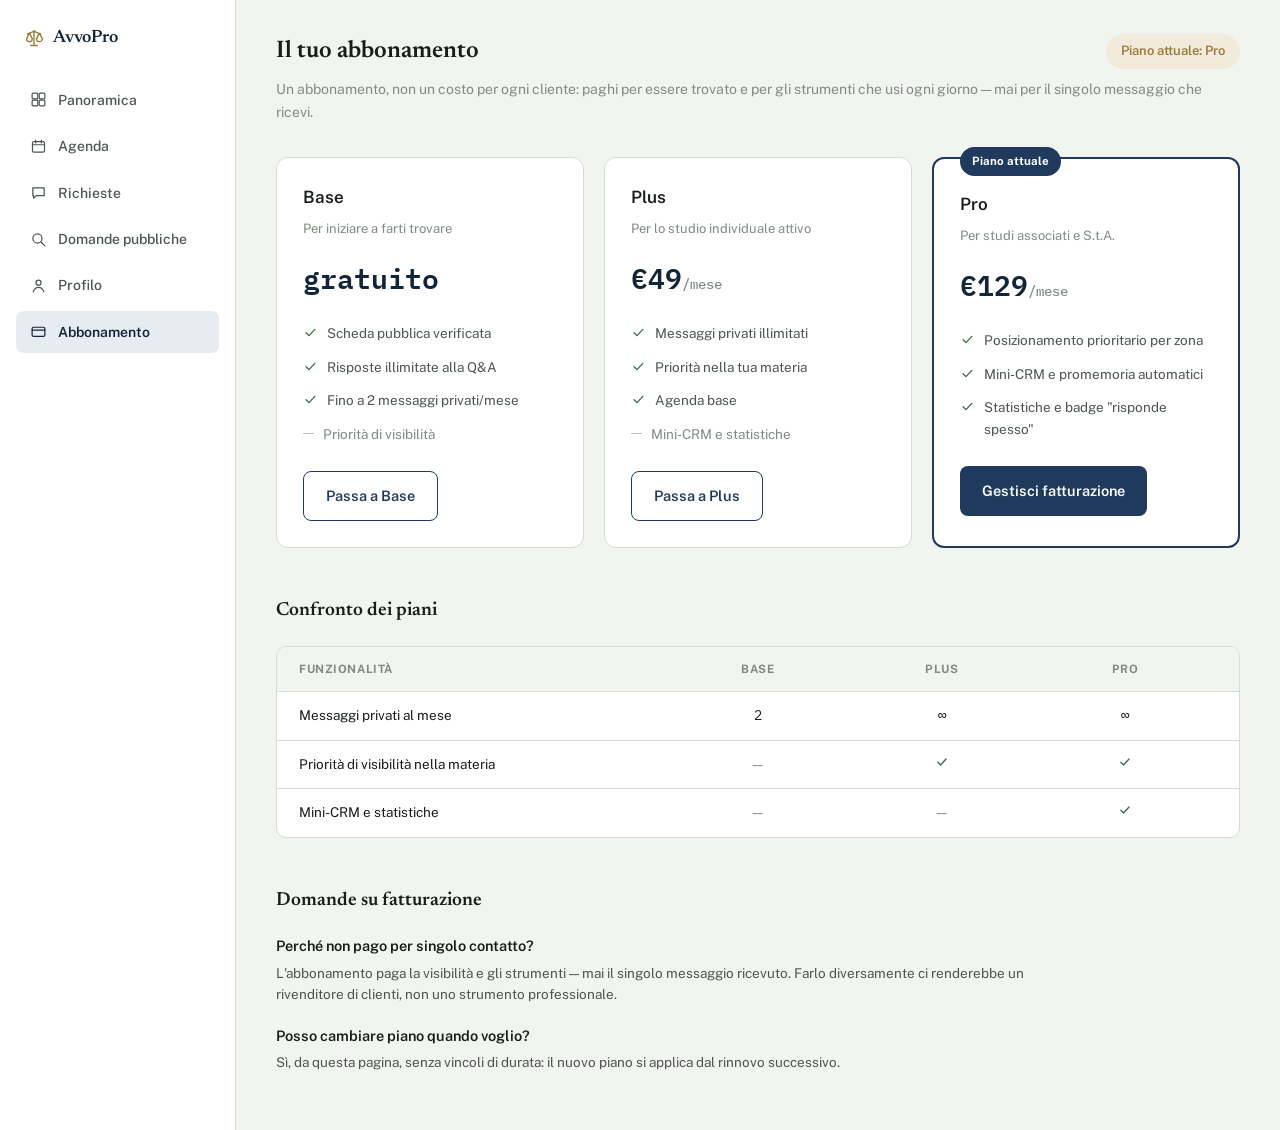
<file: app/abbonamento.html>
<!doctype html>
<html lang="it">
<head>
<meta charset="utf-8">
<meta name="viewport" content="width=device-width, initial-scale=1">
<title>Abbonamento — Area riservata AvvoPro</title>
<meta name="description" content="Gestisci il piano e la fatturazione del tuo studio.">
<link rel="preconnect" href="https://fonts.googleapis.com">
<link rel="stylesheet" href="https://fonts.googleapis.com/css2?family=Newsreader:ital,opsz,wght@0,6..72,400;0,6..72,500;0,6..72,600;0,6..72,700;1,6..72,500&family=Public+Sans:wght@400;500;600;700&family=IBM+Plex+Mono:wght@400;500;600&display=swap">
<link rel="stylesheet" href="../styles.css">
</head>
<body>
<div class="app-shell">

  <aside class="app-sidebar">
    <a href="../index.html" class="app-brand">
      <svg width="20" height="20" viewBox="0 0 24 24" fill="none" stroke="#9c7a3c" stroke-width="1.6" stroke-linecap="round" stroke-linejoin="round"><path d="M12 3v18M6 7l-3 6a3.5 3.5 0 0 0 7 0L7 7M18 7l-3 6a3.5 3.5 0 0 0 7 0L19 7M6 7h1.5M17.5 7H19M8 21h8M4 7l8-3 8 3"></path></svg>
      <span style="font-family:'Newsreader';font-weight:600;font-size:18px;color:var(--toga-deep);">AvvoPro</span></a>
    <nav class="app-nav">
      <a href="dashboard.html" class="navitem"><svg width="17" height="17" viewBox="0 0 24 24" fill="none" stroke="currentColor" stroke-width="1.7" stroke-linecap="round" stroke-linejoin="round"><rect x="3" y="3" width="8" height="8" rx="1.5"></rect><rect x="13" y="3" width="8" height="8" rx="1.5"></rect><rect x="3" y="13" width="8" height="8" rx="1.5"></rect><rect x="13" y="13" width="8" height="8" rx="1.5"></rect></svg>Panoramica</a>
      <div class="navitem"><svg width="17" height="17" viewBox="0 0 24 24" fill="none" stroke="currentColor" stroke-width="1.7" stroke-linecap="round" stroke-linejoin="round"><rect x="3.5" y="5" width="17" height="15" rx="2"></rect><path d="M3.5 9.5h17M8 3v4M16 3v4"></path></svg>Agenda</div>
      <div class="navitem"><svg width="17" height="17" viewBox="0 0 24 24" fill="none" stroke="currentColor" stroke-width="1.7" stroke-linecap="round" stroke-linejoin="round"><path d="M4 5.5h16v11H9l-4 3.5v-3.5H4z"></path></svg>Richieste</div>
      <div class="navitem"><svg width="17" height="17" viewBox="0 0 24 24" fill="none" stroke="currentColor" stroke-width="1.7" stroke-linecap="round" stroke-linejoin="round"><circle cx="10.5" cy="10.5" r="6.5"></circle><path d="M15.5 15.5L21 21"></path></svg>Domande pubbliche</div>
      <div class="navitem"><svg width="17" height="17" viewBox="0 0 24 24" fill="none" stroke="currentColor" stroke-width="1.7" stroke-linecap="round" stroke-linejoin="round"><circle cx="12" cy="8" r="3.6"></circle><path d="M4.5 21c1.4-4.2 4.8-6.4 7.5-6.4s6.1 2.2 7.5 6.4"></path></svg>Profilo</div>
      <a href="abbonamento.html" class="navitem active"><svg width="17" height="17" viewBox="0 0 24 24" fill="none" stroke="currentColor" stroke-width="1.7" stroke-linecap="round" stroke-linejoin="round"><rect x="3" y="6" width="18" height="13" rx="2"></rect><path d="M3 10h18"></path></svg>Abbonamento</a>
    </nav>
  </aside>

  <main class="app-main">

    <div style="display:flex;justify-content:space-between;align-items:center;margin-bottom:8px;">
      <h2 style="font-size:24px;">Il tuo abbonamento</h2>
      <span class="pill" style="background:var(--seal-tint);color:var(--seal);padding:7px 15px;font-size:13px;">Piano attuale: Pro</span>
    </div>
    <p style="font-size:14px;color:var(--ink-faint);margin-bottom:34px;">Un abbonamento, non un costo per ogni cliente: paghi per essere trovato e per gli strumenti che usi ogni giorno — mai per il singolo messaggio che ricevi.</p>

    <div style="display:grid;grid-template-columns:repeat(3,1fr);gap:20px;margin-bottom:48px;">

      <div class="card" style="padding:26px;">
        <p style="font-size:17px;font-weight:600;margin-bottom:8px;">Base</p>
        <p style="font-size:13px;color:var(--ink-faint);margin-bottom:16px;">Per iniziare a farti trovare</p>
        <p class="mono" style="font-size:28px;font-weight:600;color:var(--toga-deep);margin-bottom:22px;">gratuito</p>
        <div style="display:flex;flex-direction:column;gap:12px;font-size:13.5px;color:var(--ink-soft);margin-bottom:26px;">
          <div style="display:flex;gap:9px;"><svg class="check" width="15" height="15" viewBox="0 0 24 24" fill="none" stroke="#3f6b4f" stroke-width="2.2" stroke-linecap="round" stroke-linejoin="round"><path d="M5 12.5l4.5 4.5L19 7"></path></svg>Scheda pubblica verificata</div>
          <div style="display:flex;gap:9px;"><svg class="check" width="15" height="15" viewBox="0 0 24 24" fill="none" stroke="#3f6b4f" stroke-width="2.2" stroke-linecap="round" stroke-linejoin="round"><path d="M5 12.5l4.5 4.5L19 7"></path></svg>Risposte illimitate alla Q&amp;A</div>
          <div style="display:flex;gap:9px;"><svg class="check" width="15" height="15" viewBox="0 0 24 24" fill="none" stroke="#3f6b4f" stroke-width="2.2" stroke-linecap="round" stroke-linejoin="round"><path d="M5 12.5l4.5 4.5L19 7"></path></svg>Fino a 2 messaggi privati/mese</div>
          <div style="display:flex;gap:9px;color:var(--ink-faint);"><span class="dash"></span>Priorità di visibilità</div>
        </div>
        <div class="btn-outline">Passa a Base</div>
      </div>

      <div class="card" style="padding:26px;">
        <p style="font-size:17px;font-weight:600;margin-bottom:8px;">Plus</p>
        <p style="font-size:13px;color:var(--ink-faint);margin-bottom:16px;">Per lo studio individuale attivo</p>
        <p class="mono" style="font-size:28px;font-weight:600;color:var(--toga-deep);margin-bottom:22px;">€49<span style="font-size:14px;font-weight:500;color:var(--ink-faint);">/mese</span></p>
        <div style="display:flex;flex-direction:column;gap:12px;font-size:13.5px;color:var(--ink-soft);margin-bottom:26px;">
          <div style="display:flex;gap:9px;"><svg class="check" width="15" height="15" viewBox="0 0 24 24" fill="none" stroke="#3f6b4f" stroke-width="2.2" stroke-linecap="round" stroke-linejoin="round"><path d="M5 12.5l4.5 4.5L19 7"></path></svg>Messaggi privati illimitati</div>
          <div style="display:flex;gap:9px;"><svg class="check" width="15" height="15" viewBox="0 0 24 24" fill="none" stroke="#3f6b4f" stroke-width="2.2" stroke-linecap="round" stroke-linejoin="round"><path d="M5 12.5l4.5 4.5L19 7"></path></svg>Priorità nella tua materia</div>
          <div style="display:flex;gap:9px;"><svg class="check" width="15" height="15" viewBox="0 0 24 24" fill="none" stroke="#3f6b4f" stroke-width="2.2" stroke-linecap="round" stroke-linejoin="round"><path d="M5 12.5l4.5 4.5L19 7"></path></svg>Agenda base</div>
          <div style="display:flex;gap:9px;color:var(--ink-faint);"><span class="dash"></span>Mini-CRM e statistiche</div>
        </div>
        <div class="btn-outline">Passa a Plus</div>
      </div>

      <div class="card" style="padding:26px;border-color:var(--toga);border-width:2px;position:relative;">
        <span class="badge" style="background:var(--toga);color:#fff;position:absolute;top:-12px;left:26px;">Piano attuale</span>
        <p style="font-size:17px;font-weight:600;margin-bottom:8px;margin-top:6px;">Pro</p>
        <p style="font-size:13px;color:var(--ink-faint);margin-bottom:16px;">Per studi associati e S.t.A.</p>
        <p class="mono" style="font-size:28px;font-weight:600;color:var(--toga-deep);margin-bottom:22px;">€129<span style="font-size:14px;font-weight:500;color:var(--ink-faint);">/mese</span></p>
        <div style="display:flex;flex-direction:column;gap:12px;font-size:13.5px;color:var(--ink-soft);margin-bottom:26px;">
          <div style="display:flex;gap:9px;"><svg class="check" width="15" height="15" viewBox="0 0 24 24" fill="none" stroke="#3f6b4f" stroke-width="2.2" stroke-linecap="round" stroke-linejoin="round"><path d="M5 12.5l4.5 4.5L19 7"></path></svg>Posizionamento prioritario per zona</div>
          <div style="display:flex;gap:9px;"><svg class="check" width="15" height="15" viewBox="0 0 24 24" fill="none" stroke="#3f6b4f" stroke-width="2.2" stroke-linecap="round" stroke-linejoin="round"><path d="M5 12.5l4.5 4.5L19 7"></path></svg>Mini-CRM e promemoria automatici</div>
          <div style="display:flex;gap:9px;"><svg class="check" width="15" height="15" viewBox="0 0 24 24" fill="none" stroke="#3f6b4f" stroke-width="2.2" stroke-linecap="round" stroke-linejoin="round"><path d="M5 12.5l4.5 4.5L19 7"></path></svg>Statistiche e badge "risponde spesso"</div>
        </div>
        <div class="btn-primary">Gestisci fatturazione</div>
      </div>

    </div>

    <h3 style="font-size:19px;margin-bottom:20px;">Confronto dei piani</h3>
    <div style="border:1px solid var(--line);border-radius:10px;overflow:hidden;background:var(--paper-raised);margin-bottom:48px;">
      <div style="display:grid;grid-template-columns:2fr 1fr 1fr 1fr;padding:13px 22px;background:var(--paper);border-bottom:1px solid var(--line);font-size:11.5px;font-weight:700;text-transform:uppercase;letter-spacing:.05em;color:var(--ink-faint);">
        <span>Funzionalità</span><span style="text-align:center;">Base</span><span style="text-align:center;">Plus</span><span style="text-align:center;">Pro</span>
      </div>
      <div style="display:grid;grid-template-columns:2fr 1fr 1fr 1fr;padding:13px 22px;border-bottom:1px solid var(--line);font-size:13.5px;align-items:center;">
        <span>Messaggi privati al mese</span><span class="mono" style="text-align:center;">2</span><span class="mono" style="text-align:center;">∞</span><span class="mono" style="text-align:center;">∞</span>
      </div>
      <div style="display:grid;grid-template-columns:2fr 1fr 1fr 1fr;padding:13px 22px;border-bottom:1px solid var(--line);font-size:13.5px;align-items:center;">
        <span>Priorità di visibilità nella materia</span><span style="text-align:center;color:var(--ink-faint);">—</span><span style="text-align:center;"><svg width="14" height="14" viewBox="0 0 24 24" fill="none" stroke="#3f6b4f" stroke-width="2.4" stroke-linecap="round" stroke-linejoin="round" style="display:inline-block;"><path d="M5 12.5l4.5 4.5L19 7"></path></svg></span><span style="text-align:center;"><svg width="14" height="14" viewBox="0 0 24 24" fill="none" stroke="#3f6b4f" stroke-width="2.4" stroke-linecap="round" stroke-linejoin="round" style="display:inline-block;"><path d="M5 12.5l4.5 4.5L19 7"></path></svg></span>
      </div>
      <div style="display:grid;grid-template-columns:2fr 1fr 1fr 1fr;padding:13px 22px;font-size:13.5px;align-items:center;">
        <span>Mini-CRM e statistiche</span><span style="text-align:center;color:var(--ink-faint);">—</span><span style="text-align:center;color:var(--ink-faint);">—</span><span style="text-align:center;"><svg width="14" height="14" viewBox="0 0 24 24" fill="none" stroke="#3f6b4f" stroke-width="2.4" stroke-linecap="round" stroke-linejoin="round" style="display:inline-block;"><path d="M5 12.5l4.5 4.5L19 7"></path></svg></span>
      </div>
    </div>

    <h3 style="font-size:19px;margin-bottom:18px;">Domande su fatturazione</h3>
    <div style="display:flex;flex-direction:column;gap:18px;max-width:760px;">
      <div>
        <p style="font-size:14.5px;font-weight:600;margin-bottom:5px;">Perché non pago per singolo contatto?</p>
        <p style="font-size:13.5px;color:var(--ink-soft);">L'abbonamento paga la visibilità e gli strumenti — mai il singolo messaggio ricevuto. Farlo diversamente ci renderebbe un rivenditore di clienti, non uno strumento professionale.</p>
      </div>
      <div>
        <p style="font-size:14.5px;font-weight:600;margin-bottom:5px;">Posso cambiare piano quando voglio?</p>
        <p style="font-size:13.5px;color:var(--ink-soft);">Sì, da questa pagina, senza vincoli di durata: il nuovo piano si applica dal rinnovo successivo.</p>
      </div>
    </div>

  </main>

</div>

</body>
</html>
</file>
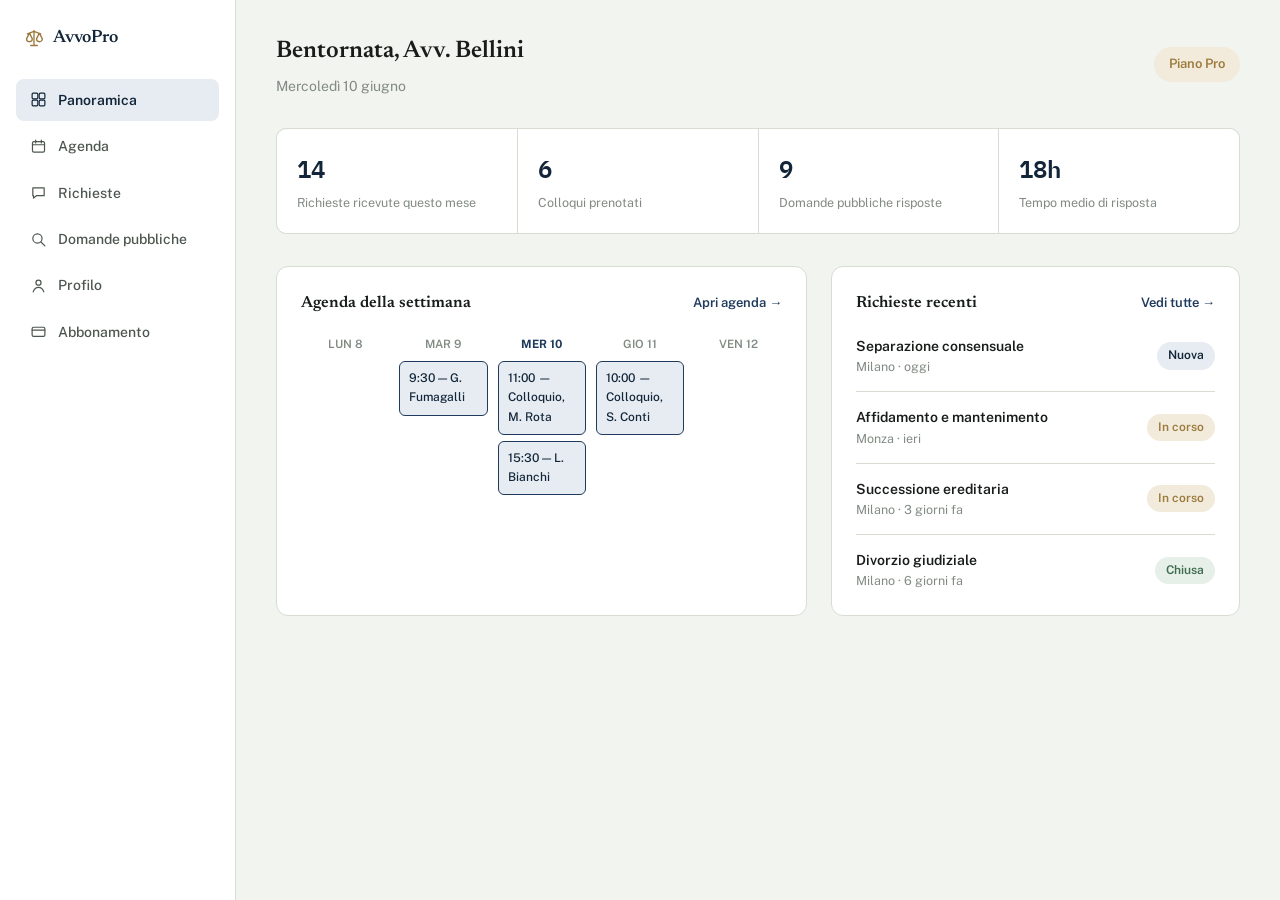
<file: app/dashboard.html>
<!doctype html>
<html lang="it">
<head>
<meta charset="utf-8">
<meta name="viewport" content="width=device-width, initial-scale=1">
<title>Panoramica — Area riservata AvvoPro</title>
<meta name="description" content="Agenda, richieste ricevute e statistiche dello studio.">
<link rel="preconnect" href="https://fonts.googleapis.com">
<link rel="stylesheet" href="https://fonts.googleapis.com/css2?family=Newsreader:ital,opsz,wght@0,6..72,400;0,6..72,500;0,6..72,600;0,6..72,700;1,6..72,500&family=Public+Sans:wght@400;500;600;700&family=IBM+Plex+Mono:wght@400;500;600&display=swap">
<link rel="stylesheet" href="../styles.css">
</head>
<body>
<div class="app-shell">

  <aside class="app-sidebar">
    <a href="../index.html" class="app-brand">
      <svg width="20" height="20" viewBox="0 0 24 24" fill="none" stroke="#9c7a3c" stroke-width="1.6" stroke-linecap="round" stroke-linejoin="round"><path d="M12 3v18M6 7l-3 6a3.5 3.5 0 0 0 7 0L7 7M18 7l-3 6a3.5 3.5 0 0 0 7 0L19 7M6 7h1.5M17.5 7H19M8 21h8M4 7l8-3 8 3"></path></svg>
      <span style="font-family:'Newsreader';font-weight:600;font-size:18px;color:var(--toga-deep);">AvvoPro</span></a>
    <nav class="app-nav">
      <a href="dashboard.html" class="navitem active"><svg width="17" height="17" viewBox="0 0 24 24" fill="none" stroke="currentColor" stroke-width="1.7" stroke-linecap="round" stroke-linejoin="round"><rect x="3" y="3" width="8" height="8" rx="1.5"></rect><rect x="13" y="3" width="8" height="8" rx="1.5"></rect><rect x="3" y="13" width="8" height="8" rx="1.5"></rect><rect x="13" y="13" width="8" height="8" rx="1.5"></rect></svg>Panoramica</a>
      <div class="navitem"><svg width="17" height="17" viewBox="0 0 24 24" fill="none" stroke="currentColor" stroke-width="1.7" stroke-linecap="round" stroke-linejoin="round"><rect x="3.5" y="5" width="17" height="15" rx="2"></rect><path d="M3.5 9.5h17M8 3v4M16 3v4"></path></svg>Agenda</div>
      <div class="navitem"><svg width="17" height="17" viewBox="0 0 24 24" fill="none" stroke="currentColor" stroke-width="1.7" stroke-linecap="round" stroke-linejoin="round"><path d="M4 5.5h16v11H9l-4 3.5v-3.5H4z"></path></svg>Richieste</div>
      <div class="navitem"><svg width="17" height="17" viewBox="0 0 24 24" fill="none" stroke="currentColor" stroke-width="1.7" stroke-linecap="round" stroke-linejoin="round"><circle cx="10.5" cy="10.5" r="6.5"></circle><path d="M15.5 15.5L21 21"></path></svg>Domande pubbliche</div>
      <div class="navitem"><svg width="17" height="17" viewBox="0 0 24 24" fill="none" stroke="currentColor" stroke-width="1.7" stroke-linecap="round" stroke-linejoin="round"><circle cx="12" cy="8" r="3.6"></circle><path d="M4.5 21c1.4-4.2 4.8-6.4 7.5-6.4s6.1 2.2 7.5 6.4"></path></svg>Profilo</div>
      <a href="abbonamento.html" class="navitem"><svg width="17" height="17" viewBox="0 0 24 24" fill="none" stroke="currentColor" stroke-width="1.7" stroke-linecap="round" stroke-linejoin="round"><rect x="3" y="6" width="18" height="13" rx="2"></rect><path d="M3 10h18"></path></svg>Abbonamento</a>
    </nav>
  </aside>

  <main class="app-main">

    <div style="display:flex;justify-content:space-between;align-items:center;margin-bottom:30px;">
      <div>
        <h2 style="font-size:24px;margin-bottom:5px;">Bentornata, Avv. Bellini</h2>
        <p style="font-size:14px;color:var(--ink-faint);">Mercoledì 10 giugno</p>
      </div>
      <span class="pill" style="background:var(--seal-tint);color:var(--seal);padding:7px 15px;font-size:13px;">Piano Pro</span>
    </div>

    <div style="display:grid;grid-template-columns:repeat(4,1fr);gap:1px;background:var(--line);border:1px solid var(--line);border-radius:10px;overflow:hidden;margin-bottom:32px;">
      <div class="card" style="border:none;border-radius:0;padding:20px;">
        <div class="mono" style="font-size:24px;font-weight:600;color:var(--toga-deep);">14</div>
        <div style="font-size:12.5px;color:var(--ink-faint);margin-top:6px;">Richieste ricevute questo mese</div>
      </div>
      <div class="card" style="border:none;border-radius:0;padding:20px;">
        <div class="mono" style="font-size:24px;font-weight:600;color:var(--toga-deep);">6</div>
        <div style="font-size:12.5px;color:var(--ink-faint);margin-top:6px;">Colloqui prenotati</div>
      </div>
      <div class="card" style="border:none;border-radius:0;padding:20px;">
        <div class="mono" style="font-size:24px;font-weight:600;color:var(--toga-deep);">9</div>
        <div style="font-size:12.5px;color:var(--ink-faint);margin-top:6px;">Domande pubbliche risposte</div>
      </div>
      <div class="card" style="border:none;border-radius:0;padding:20px;">
        <div class="mono" style="font-size:24px;font-weight:600;color:var(--toga-deep);">18h</div>
        <div style="font-size:12.5px;color:var(--ink-faint);margin-top:6px;">Tempo medio di risposta</div>
      </div>
    </div>

    <div style="display:grid;grid-template-columns:1.3fr 1fr;gap:24px;">

      <div class="card" style="padding:24px;">
        <div style="display:flex;justify-content:space-between;align-items:baseline;margin-bottom:18px;">
          <h4 style="font-size:16px;">Agenda della settimana</h4>
          <a href="#" style="font-size:13px;font-weight:600;">Apri agenda →</a>
        </div>
        <div style="display:grid;grid-template-columns:repeat(5,1fr);gap:10px;">
          <div>
            <div style="font-size:11.5px;font-weight:600;color:var(--ink-faint);text-align:center;margin-bottom:8px;">LUN 8</div>
            <div style="display:flex;flex-direction:column;gap:6px;"></div>
          </div>
          <div>
            <div style="font-size:11.5px;font-weight:600;color:var(--ink-faint);text-align:center;margin-bottom:8px;">MAR 9</div>
            <div style="display:flex;flex-direction:column;gap:6px;">
              <div class="slot-taken">9:30 — G. Fumagalli</div>
            </div>
          </div>
          <div>
            <div style="font-size:11.5px;font-weight:700;color:var(--toga);text-align:center;margin-bottom:8px;">MER 10</div>
            <div style="display:flex;flex-direction:column;gap:6px;">
              <div class="slot-taken">11:00 — Colloquio, M. Rota</div>
              <div class="slot-taken">15:30 — L. Bianchi</div>
            </div>
          </div>
          <div>
            <div style="font-size:11.5px;font-weight:600;color:var(--ink-faint);text-align:center;margin-bottom:8px;">GIO 11</div>
            <div style="display:flex;flex-direction:column;gap:6px;">
              <div class="slot-taken">10:00 — Colloquio, S. Conti</div>
            </div>
          </div>
          <div>
            <div style="font-size:11.5px;font-weight:600;color:var(--ink-faint);text-align:center;margin-bottom:8px;">VEN 12</div>
            <div style="display:flex;flex-direction:column;gap:6px;"></div>
          </div>
        </div>
      </div>

      <div class="card" style="padding:24px;">
        <div style="display:flex;justify-content:space-between;align-items:baseline;margin-bottom:18px;">
          <h4 style="font-size:16px;">Richieste recenti</h4>
          <a href="#" style="font-size:13px;font-weight:600;">Vedi tutte →</a>
        </div>
        <div style="display:flex;flex-direction:column;gap:14px;">
          <div style="display:flex;justify-content:space-between;align-items:center;padding-bottom:14px;border-bottom:1px solid var(--line);">
            <div><div style="font-size:14px;font-weight:600;">Separazione consensuale</div><div style="font-size:12.5px;color:var(--ink-faint);">Milano · oggi</div></div>
            <span class="pill" style="background:var(--toga-tint);color:var(--toga-deep);">Nuova</span>
          </div>
          <div style="display:flex;justify-content:space-between;align-items:center;padding-bottom:14px;border-bottom:1px solid var(--line);">
            <div><div style="font-size:14px;font-weight:600;">Affidamento e mantenimento</div><div style="font-size:12.5px;color:var(--ink-faint);">Monza · ieri</div></div>
            <span class="pill" style="background:var(--seal-tint);color:var(--seal);">In corso</span>
          </div>
          <div style="display:flex;justify-content:space-between;align-items:center;padding-bottom:14px;border-bottom:1px solid var(--line);">
            <div><div style="font-size:14px;font-weight:600;">Successione ereditaria</div><div style="font-size:12.5px;color:var(--ink-faint);">Milano · 3 giorni fa</div></div>
            <span class="pill" style="background:var(--seal-tint);color:var(--seal);">In corso</span>
          </div>
          <div style="display:flex;justify-content:space-between;align-items:center;">
            <div><div style="font-size:14px;font-weight:600;">Divorzio giudiziale</div><div style="font-size:12.5px;color:var(--ink-faint);">Milano · 6 giorni fa</div></div>
            <span class="pill" style="background:var(--good-tint);color:var(--good);">Chiusa</span>
          </div>
        </div>
      </div>

    </div>

  </main>

</div>

</body>
</html>
</file>
<file: styles.css>
/* AvvoPro — shared stylesheet */

:root{
  --paper:#f2f4f0; --paper-raised:#ffffff; --ink:#181d1a; --ink-soft:#4c554e; --ink-faint:#828b83;
  --line:#d7ddd1; --line-strong:#b9c2b3; --toga:#1f3a5c; --toga-deep:#132639; --toga-tint:#e6ecf2;
  --seal:#9c7a3c; --seal-tint:#f2ebdc; --good:#3f6b4f; --good-tint:#e6efe8;
}
*{box-sizing:border-box;}
html{scroll-behavior:smooth;}
body{margin:0;background:var(--paper);color:var(--ink);font-family:'Public Sans',-apple-system,BlinkMacSystemFont,sans-serif;font-size:15.5px;line-height:1.6;}
h1,h2,h3,h4{font-family:'Newsreader',Georgia,serif;font-weight:600;color:var(--ink);margin:0;text-wrap:balance;}
p{margin:0;}
a{color:var(--toga);text-decoration:none;}
a:hover{color:var(--toga-deep);}
label{display:block;font-size:13px;font-weight:600;color:var(--ink-soft);margin-bottom:8px;}
img,svg{max-width:100%;}

.mono{font-family:'IBM Plex Mono',ui-monospace,monospace;font-variant-numeric:tabular-nums;}
.badge{display:inline-flex;align-items:center;gap:6px;padding:5px 12px;border-radius:20px;font-size:11.5px;font-weight:700;white-space:nowrap;}
.chip{display:inline-flex;align-items:center;gap:7px;background:#fff;border:1px solid var(--line);border-radius:20px;padding:9px 16px;font-size:13.5px;font-weight:500;color:var(--ink-soft);}
.tag{display:inline-flex;align-items:center;background:var(--paper);border:1px solid var(--line);border-radius:8px;padding:8px 14px;font-size:13.5px;font-weight:500;color:var(--ink-soft);}
.card{background:var(--paper-raised);border:1px solid var(--line);border-radius:12px;}
.field{background:#fff;border:1px solid var(--line);border-radius:8px;padding:12px 14px;font-size:14px;color:var(--ink);}
.avatar{border-radius:50%;display:flex;align-items:center;justify-content:center;font-family:'Newsreader',Georgia,serif;font-weight:600;flex:none;}

.btn-primary{background:var(--toga);color:#fff;border-radius:8px;padding:13px 22px;font-size:14.5px;font-weight:600;text-align:center;display:inline-block;border:none;cursor:pointer;font-family:inherit;}
.btn-primary:hover{background:var(--toga-deep);color:#fff;}
.btn-outline{background:#fff;color:var(--toga);border:1px solid var(--toga);border-radius:8px;padding:12px 22px;font-size:14.5px;font-weight:600;text-align:center;display:inline-block;cursor:pointer;font-family:inherit;}
.btn-outline:hover{background:var(--toga-tint);}

/* header / footer */
.site-header{position:relative;display:flex;align-items:center;justify-content:space-between;padding:18px 48px;border-bottom:1px solid var(--line);background:var(--paper-raised);}
.brand{display:flex;align-items:center;gap:10px;text-decoration:none;flex:none;}
.brand span{font-family:'Newsreader',Georgia,serif;font-weight:600;font-size:21px;color:var(--toga-deep);}

.nav-toggle-input{position:absolute;opacity:0;pointer-events:none;}
.menu-toggle{display:none;align-items:center;justify-content:center;width:40px;height:40px;flex:none;cursor:pointer;border-radius:8px;}
.menu-toggle:hover{background:var(--toga-tint);}
.menu-toggle .icon-close{display:none;}
.nav-toggle-input:checked ~ .menu-toggle .icon-open{display:none;}
.nav-toggle-input:checked ~ .menu-toggle .icon-close{display:block;}

.nav-panel{display:flex;flex:1;align-items:center;justify-content:space-between;margin:0 32px;min-width:0;}
.nav-links{display:flex;align-items:center;gap:34px;font-size:14.5px;font-weight:500;}
.nav-links a{color:var(--ink-soft);}
.nav-links a.current{color:var(--ink);font-weight:600;}
.nav-actions{display:flex;align-items:center;gap:16px;flex:none;}
.nav-login{font-size:14.5px;font-weight:600;color:var(--ink);}

.site-footer{border-top:1px solid var(--line);background:var(--paper-raised);padding:48px 48px 26px;}
.footer-inner{max-width:1180px;margin:0 auto;}
.footer-grid{display:grid;grid-template-columns:1.4fr 1fr 1fr 1fr;gap:40px;padding-bottom:36px;}
.footer-col p.label{font-size:12px;text-transform:uppercase;letter-spacing:.05em;color:var(--ink-faint);font-weight:700;margin-bottom:14px;}
.footer-links{display:flex;flex-direction:column;gap:10px;font-size:14px;}
.footer-bottom{border-top:1px solid var(--line);padding-top:22px;display:flex;justify-content:space-between;align-items:center;flex-wrap:wrap;gap:12px;}
.footer-legal{display:flex;gap:20px;font-size:12.5px;}
.footer-legal a,.footer-bottom span{color:var(--ink-faint);font-size:12.5px;}
.footer-disclaimer{font-size:12px;color:var(--ink-faint);text-align:center;margin-top:18px;}

/* app shell (dashboard / abbonamento) */
.app-shell{display:flex;min-height:100vh;}
.app-sidebar{width:236px;flex:none;background:var(--paper-raised);border-right:1px solid var(--line);padding:24px 16px;display:flex;flex-direction:column;gap:26px;}
.app-brand{display:flex;align-items:center;gap:9px;padding:0 8px;text-decoration:none;}
.app-brand span{font-family:'Newsreader',Georgia,serif;font-weight:600;font-size:18px;color:var(--toga-deep);}
.app-nav{display:flex;flex-direction:column;gap:4px;}
.navitem{display:flex;align-items:center;gap:11px;padding:10px 14px;border-radius:8px;font-size:14px;font-weight:500;color:var(--ink-soft);text-decoration:none;}
.navitem.active{background:var(--toga-tint);color:var(--toga-deep);font-weight:600;}
.app-main{flex:1;padding:32px 40px 56px;}
.pill{display:inline-flex;align-items:center;gap:6px;padding:4px 11px;border-radius:20px;font-size:12px;font-weight:600;white-space:nowrap;}
.slot-taken{background:var(--toga-tint);border:1px solid var(--toga);color:var(--toga-deep);border-radius:6px;padding:7px 9px;font-size:12px;font-weight:500;}

/* misc components */
.check{flex:none;margin-top:2px;}
.dash{flex:none;margin-top:9px;width:11px;height:1.5px;background:var(--line-strong);}
.btn-day{width:42px;height:52px;border-radius:8px;border:1px solid var(--line);display:flex;flex-direction:column;align-items:center;justify-content:center;font-size:12px;color:var(--ink-soft);flex:none;background:#fff;cursor:pointer;font-family:inherit;}
.btn-day.active{background:var(--toga);border-color:var(--toga);color:#fff;}
.slot{border:1px solid var(--line);border-radius:7px;padding:8px 0;text-align:center;font-size:13px;font-weight:500;color:var(--ink-soft);background:#fff;cursor:pointer;font-family:inherit;}
.slot.active{background:var(--toga-tint);border-color:var(--toga);color:var(--toga-deep);font-weight:600;}

.filter-group{padding:18px 0;border-bottom:1px solid var(--line);}
.filter-group:last-child{border-bottom:none;}
.filter-title{font-size:12px;text-transform:uppercase;letter-spacing:.05em;color:var(--ink-faint);font-weight:700;margin-bottom:12px;}
.filter-item{display:flex;align-items:center;gap:10px;font-size:14px;color:var(--ink-soft);padding:5px 0;}
.checkbox{width:16px;height:16px;border-radius:4px;border:1.5px solid var(--line-strong);flex:none;display:flex;align-items:center;justify-content:center;}
.checkbox.on{background:var(--toga);border-color:var(--toga);}

.qa-item{border:1px solid var(--line);border-radius:10px;background:var(--paper-raised);overflow:hidden;}
.qa-q{display:flex;justify-content:space-between;align-items:center;padding:18px 22px;font-size:15.5px;font-weight:600;cursor:pointer;background:none;border:none;width:100%;text-align:left;font-family:inherit;color:var(--ink);}
.qa-a{padding:0 22px 20px;font-size:14.5px;color:var(--ink-soft);max-width:70ch;display:none;}
.qa-item.open .qa-a{display:block;}
.qa-item.open{border-color:var(--toga);}
.qa-item.open .qa-q{color:var(--toga-deep);}
.qa-q .chev{transition:transform .15s ease;}
.qa-item.open .qa-q .chev{transform:rotate(180deg);}
.section-label{font-size:12.5px;text-transform:uppercase;letter-spacing:.06em;color:var(--seal);font-weight:700;margin-bottom:14px;}

/* onboarding wizard */
.progress-seg{height:4px;border-radius:3px;flex:1;background:var(--line);}
.progress-seg.on{background:var(--toga);}
.checkrow{display:flex;align-items:center;gap:10px;padding:13px 14px;border:1px solid var(--line);border-radius:8px;background:#fff;}
.dot{width:17px;height:17px;border-radius:50%;border:1.5px solid var(--line-strong);flex:none;display:flex;align-items:center;justify-content:center;}
.dot.on{background:var(--toga);border-color:var(--toga);}
.area-chip{display:flex;align-items:center;gap:10px;padding:14px 16px;border:1.5px solid var(--line);border-radius:10px;background:#fff;font-size:14.5px;font-weight:500;color:var(--ink-soft);}
.area-chip.on{border-color:var(--toga);background:var(--toga-tint);color:var(--toga-deep);font-weight:600;}
.lang-chip{display:inline-flex;align-items:center;gap:8px;padding:10px 16px;border:1.5px solid var(--line);border-radius:20px;background:#fff;font-size:14px;font-weight:500;color:var(--ink-soft);}
.lang-chip.on{border-color:var(--toga);background:var(--toga-tint);color:var(--toga-deep);font-weight:600;}
.time-chip{display:flex;align-items:center;gap:10px;padding:14px 16px;border:1.5px solid var(--line);border-radius:10px;background:#fff;font-size:14.5px;font-weight:500;color:var(--ink-soft);}
.time-chip.on{border-color:var(--toga);background:var(--toga-tint);color:var(--toga-deep);font-weight:600;}

/* layout helper */
.page{width:100%;max-width:1440px;margin:0 auto;background:var(--paper);}

@media (max-width: 900px){
  body{font-size:15px;}
  .site-header{padding:14px 20px;}
  .menu-toggle{display:flex;}
  .nav-panel{display:none;position:absolute;top:100%;left:0;right:0;background:var(--paper-raised);border-bottom:1px solid var(--line);box-shadow:0 16px 28px -16px rgba(24,29,26,.22);flex-direction:column;align-items:stretch;margin:0;padding:6px 20px 22px;gap:0;z-index:40;}
  .nav-toggle-input:checked ~ .nav-panel{display:flex;}
  .nav-links{flex-direction:column;align-items:stretch;gap:0;font-size:16px;}
  .nav-links a{padding:14px 2px;border-bottom:1px solid var(--line);}
  .nav-actions{flex-direction:column;align-items:stretch;gap:10px;padding-top:16px;}
  .nav-actions .btn-primary,.nav-actions .btn-outline{width:100%;padding-top:14px;padding-bottom:14px;}
  .nav-login{text-align:center;padding:6px 0;}

  main{padding-left:20px !important;padding-right:20px !important;}
  h1{font-size:28px !important;}

  .footer-grid{grid-template-columns:1fr;gap:28px;}
  .site-footer{padding:40px 20px 24px;}

  /* every two/three/four/five-column layout collapses to something that fits a phone.
     minmax(0,1fr), not bare 1fr: a grid track still respects a child's min-content
     width by default, so unbreakable content (a button, a long label) silently
     forces the track — and the whole page — wider than the viewport otherwise. */
  [style*="grid-template-columns:repeat(3,1fr)"]{grid-template-columns:minmax(0,1fr) !important;}
  [style*="grid-template-columns:repeat(4,1fr)"]{grid-template-columns:repeat(2,minmax(0,1fr)) !important;}
  [style*="grid-template-columns:repeat(5,1fr)"]{grid-template-columns:repeat(2,minmax(0,1fr)) !important; gap:12px !important;}
  [style*="grid-template-columns:1fr 1fr"]{grid-template-columns:minmax(0,1fr) !important;}
  [style*="grid-template-columns:240px 1fr"]{grid-template-columns:minmax(0,1fr) !important;}
  [style*="grid-template-columns:1.7fr 1fr"]{grid-template-columns:minmax(0,1fr) !important;}
  [style*="grid-template-columns:1.3fr 1fr"]{grid-template-columns:minmax(0,1fr) !important;}
  [style*="grid-template-columns:1fr 1.05fr"]{grid-template-columns:minmax(0,1fr) !important;}

  /* the risultati.html sidebar loses its sticky offset once it's stacked above the results */
  aside.card[style*="position:sticky"]{position:static !important;}

  /* a name/title next to a flex:none action button: let the button drop to its own
     line instead of holding the row open past the viewport width */
  [style*="justify-content:space-between;align-items:flex-start"]{flex-wrap:wrap !important; row-gap:10px !important;}

  /* same min-content trap as the grid tracks above, but for flex: a flex:1 item
     (the text column next to a fixed-width avatar, an icon, a sidebar) won't
     shrink past its content's natural width unless told it's allowed to */
  [style*="flex:1;"]{min-width:0 !important;}

  /* rows of nowrap badges/tags: wrap them instead of pushing the page wider */
  [style*="display:flex;gap:8px;"],[style*="display:flex;gap:10px;flex-wrap:wrap"]{flex-wrap:wrap !important;}

  /* hero and compact search bars: stack the fields instead of squeezing them */
  [style*="border-radius:12px;padding:8px;box-shadow"]{flex-direction:column !important; gap:8px !important; padding:10px !important;}
  [style*="border-radius:12px;padding:8px;box-shadow"] > div{border-right:none !important; border-bottom:1px solid var(--line); padding:10px 12px !important;}
  [style*="border-radius:12px;padding:8px;box-shadow"] > a{padding:13px !important;}
  [style*="border-radius:10px;padding:6px;max-width:640px"]{flex-direction:column !important; gap:8px !important; padding:8px !important; max-width:100% !important;}
  [style*="border-radius:10px;padding:6px;max-width:640px"] > div{border-right:none !important; border-bottom:1px solid var(--line); padding:10px 12px !important;}
  [style*="border-radius:10px;padding:6px;max-width:640px"] > div:last-of-type{padding:13px !important; justify-content:center !important;}

  /* comparison table: keep its columns, let it scroll sideways instead of collapsing into nonsense */
  [style*="overflow:hidden;background:var(--paper-raised)"]{overflow-x:auto !important;}
  [style*="grid-template-columns:2fr 1fr 1fr 1fr"]{min-width:520px;}

  .app-sidebar{width:100%;border-right:none;border-bottom:1px solid var(--line);flex-direction:row;flex-wrap:wrap;align-items:center;gap:12px 18px;padding:14px 20px;}
  .app-nav{flex-direction:row;flex-wrap:wrap;gap:6px;}
  .app-shell{flex-direction:column;}
  .app-main{padding:24px 20px 40px;}
}
</file>
